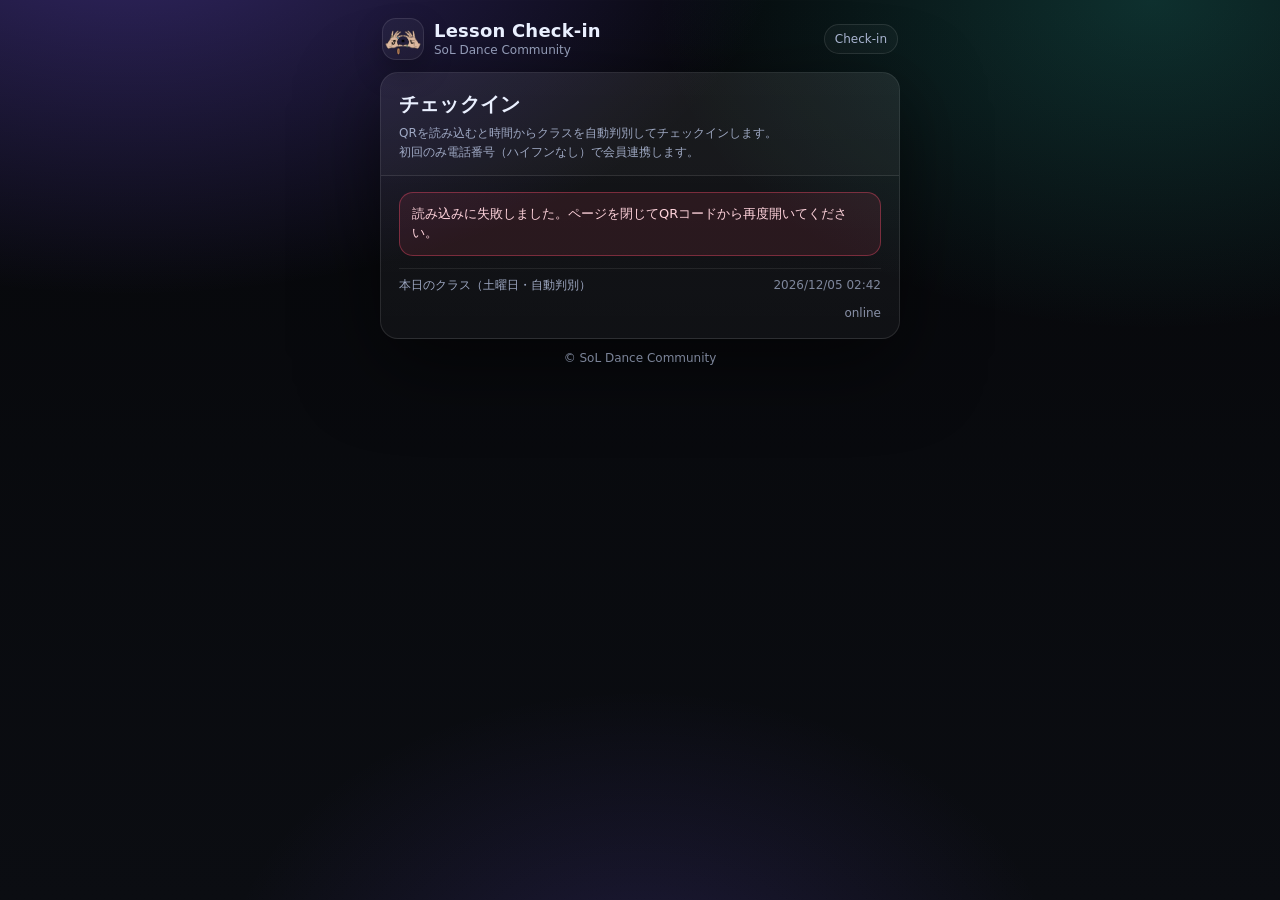
<file: index.html>
<!DOCTYPE html>
<html lang="ja">
<head>
  <meta charset="utf-8" />
  <meta name="viewport" content="width=device-width,initial-scale=1,viewport-fit=cover" />
  <title>SoL 受講手続き</title>
  <script src="https://static.line-scdn.net/liff/edge/2/sdk.js"></script>

  <style>
    :root{
      --bg0:#06070a; --bg1:#0b0d12;
      --card: rgba(255,255,255,.06); --card2: rgba(255,255,255,.035);
      --line: rgba(255,255,255,.10);
      --text:#eaf0ff; --muted:#a9b4d0;
      --accent:#7c5cff; --accent2:#2dd4bf;
      --danger:#ff4d6d; --ok:#22c55e;
      --radius: 18px; --shadow: 0 24px 80px rgba(0,0,0,.55);
    }
    *{ box-sizing:border-box; }
    body{
      margin:0; min-height:100vh; color:var(--text);
      font-family: system-ui, -apple-system, "Segoe UI", Roboto, "Helvetica Neue", Arial;
      background:
        radial-gradient(1200px 700px at 10% -10%, rgba(124,92,255,.38), transparent 55%),
        radial-gradient(900px 600px at 90% 0%, rgba(45,212,191,.20), transparent 55%),
        radial-gradient(700px 500px at 50% 110%, rgba(124,92,255,.16), transparent 60%),
        linear-gradient(180deg, var(--bg0), var(--bg1));
      padding: calc(14px + env(safe-area-inset-top)) 14px calc(22px + env(safe-area-inset-bottom));
      display:flex; justify-content:center; align-items:flex-start;
    }
    .wrap{ width: min(520px, 100%); }

    .brand{ display:flex; align-items:center; justify-content:space-between; gap:12px; margin: 4px 2px 12px; }
    .brandLeft{ display:flex; align-items:center; gap:10px; min-width:0; }
    .logo{
      width:42px; height:42px; border-radius:14px; overflow:hidden; flex:0 0 auto;
      background: rgba(255,255,255,.04);
      border: 1px solid var(--line);
      box-shadow: 0 12px 28px rgba(0,0,0,.25);
      display:flex; align-items:center; justify-content:center;
    }
    .logo img{ width:100%; height:100%; object-fit:cover; display:block; }
    .brandText{ min-width:0; }
    .brandText .title{ margin:0; font-size:18px; font-weight:900; letter-spacing:.2px; line-height:1.15; white-space:nowrap; overflow:hidden; text-overflow:ellipsis; }
    .brandText .subtitle{ margin:2px 0 0; font-size:12px; color:rgba(169,180,208,.85); white-space:nowrap; overflow:hidden; text-overflow:ellipsis; }
    .pill{ font-size:12px; color:var(--muted); border:1px solid var(--line); padding:7px 10px; border-radius:999px; background: rgba(255,255,255,.03); }

    .card{ background: linear-gradient(180deg, var(--card), var(--card2)); border:1px solid var(--line); border-radius:var(--radius); box-shadow:var(--shadow); overflow:hidden; }
    .cardHeader{ padding:18px 18px 14px; border-bottom:1px solid var(--line); background: rgba(255,255,255,.02); }
    .cardHeader h2{ margin:0 0 6px; font-size:20px; font-weight:900; letter-spacing:.2px; }
    .cardHeader p{ margin:0; font-size:12px; color:rgba(169,180,208,.92); line-height:1.55; }
    .content{ padding:16px 18px 18px; }

    .banner{
      display:none; border: 1px solid var(--line); background: rgba(255,255,255,.03);
      padding: 12px 12px; border-radius: 14px; margin-bottom: 12px;
      font-size: 13px; line-height: 1.45;
    }
    .banner.show{ display:block; }
    .banner.danger{ border-color: rgba(255,77,109,.38); background: rgba(255,77,109,.10); color:#ffd3dc; }
    .banner.info{ border-color: rgba(169,180,208,.26); background: rgba(169,180,208,.08); color: rgba(234,240,255,.92); }

    .hintBanner{
      display:none; margin-bottom:12px; border:1px solid rgba(255,255,255,.14);
      background: rgba(255,255,255,.04); padding:10px 12px; border-radius:14px;
      font-size:12px; color:rgba(169,180,208,.95); line-height:1.5;
    }
    .hintBanner.show{ display:block; }

    label{ display:block; font-size:12px; color:rgba(169,180,208,.95); margin: 10px 2px 6px; }

    .grid{ display:grid; grid-template-columns: 1fr; gap:10px; margin-top:8px; }
    @media (min-width: 420px){ .grid{ grid-template-columns: 1fr 1fr; } }

    /* ★ 対象会員表示 */
    .memberTarget{
      display:flex; align-items:center; flex-wrap:wrap; gap:8px;
      padding:10px 12px;
      border:1px solid rgba(255,255,255,.08);
      border-radius:12px;
      background:rgba(255,255,255,.03);
      margin-bottom:12px;
    }
    .memberTargetLabel{
      font-size:11px; color:var(--muted); white-space:nowrap;
    }
    .memberTargetName{
      font-size:14px; font-weight:700; flex:1; min-width:0;
      white-space:nowrap; overflow:hidden; text-overflow:ellipsis;
    }
    .memberTargetId{
      font-size:10px; color:var(--muted); width:100%; margin-top:-4px;
      padding-left: 4px; letter-spacing:.02em;
    }
    .switchMemberBtn{
      -webkit-appearance:none; appearance:none;
      border:1px solid rgba(255,255,255,.18);
      border-radius:20px;
      background:rgba(255,255,255,.05);
      color:var(--muted);
      font-size:12px; padding:6px 14px;
      cursor:pointer; white-space:nowrap;
      transition: background .2s, color .2s;
    }
    .switchMemberBtn:active{ background:rgba(255,255,255,.12); color:var(--text); }

    .lookupMemberBtn{
      width:100%; margin-top:10px;
      -webkit-appearance:none; appearance:none;
      border:1px solid rgba(124,92,255,.55);
      border-radius:14px;
      background:rgba(124,92,255,.12);
      color:var(--text);
      font-size:14px; font-weight:700;
      padding:12px;
      cursor:pointer;
      transition: background .15s, border-color .15s;
    }
    .lookupMemberBtn:active{ background:rgba(124,92,255,.25); }
    .lookupMemberBtn:disabled{ opacity:.5; cursor:not-allowed; }

    .sectionTag{
      margin-top: 12px;
      padding-top: 8px;
      border-top: 1px solid rgba(255,255,255,.08);
      display:flex;
      align-items:center;
      justify-content:space-between;
      gap: 10px;
    }
    .sectionTag .left{
      font-size: 12px;
      color: rgba(169,180,208,.92);
    }
    .sectionTag .right{
      font-size: 12px;
      color: rgba(169,180,208,.72);
    }

    .classCard{
      border:1px solid var(--line);
      background: rgba(255,255,255,.03);
      border-radius:16px;
      padding:12px;
      display:flex; align-items:center; justify-content:space-between; gap:10px;
      cursor:pointer; user-select:none;
      transition: transform .08s ease, border-color .15s ease, background .15s ease, opacity .15s ease;
      position: relative;
      overflow: hidden;
    }
    .classCard:active{ transform: translateY(1px); }
    .className{ font-size:15px; font-weight:800; letter-spacing:.1px; line-height:1.2; }
    .classMeta{ font-size:12px; color:rgba(169,180,208,.85); margin-top:2px; }

    .rightWrap{
      display:flex;
      align-items:center;
      gap:8px;
      flex:0 0 auto;
      min-width: fit-content;
    }

    .dot{
      width:10px; height:10px; border-radius:999px;
      border:1px solid rgba(255,255,255,.22); background: rgba(255,255,255,.06);
      flex:0 0 auto;
    }

    .classCard.selected{
      border-color: rgba(124,92,255,.55);
      background: linear-gradient(135deg, rgba(124,92,255,.22), rgba(45,212,191,.12));
      box-shadow: 0 12px 30px rgba(124,92,255,.10);
    }
    .classCard.selected .dot{ background: linear-gradient(135deg, var(--accent), var(--accent2)); border-color: rgba(255,255,255,.22); }

    .classCard.today{
      border-color: rgba(45,212,191,.55);
      background: linear-gradient(135deg, rgba(45,212,191,.14), rgba(124,92,255,.12));
      box-shadow: 0 14px 36px rgba(45,212,191,.12);
    }
    .classCard.today::before{
      content:"";
      position:absolute; inset:-1px;
      background: linear-gradient(135deg, rgba(45,212,191,.55), rgba(124,92,255,.55));
      opacity:.22;
      pointer-events:none;
      border-radius:16px;
      mask:
        linear-gradient(#000 0 0) content-box,
        linear-gradient(#000 0 0);
      -webkit-mask:
        linear-gradient(#000 0 0) content-box,
        linear-gradient(#000 0 0);
      padding:1px;
      -webkit-mask-composite: xor;
      mask-composite: exclude;
    }
    .classCard.today .dot{
      background: rgba(45,212,191,.22);
      border-color: rgba(45,212,191,.38);
    }

    .todayBadge{
      font-size:11px;
      font-weight:900;
      padding:5px 8px;
      border-radius:999px;
      color:#0b0d12;
      background: linear-gradient(135deg, var(--accent2), var(--accent));
      box-shadow: 0 10px 24px rgba(124,92,255,.14);
      line-height: 1;
      white-space: nowrap;
    }

    .doneBadge{
      font-size:11px;
      font-weight:900;
      padding:5px 8px;
      border-radius:999px;
      color:#0b0d12;
      background: rgba(34,197,94,.95);
      box-shadow: 0 10px 24px rgba(34,197,94,.16);
      line-height: 1;
      white-space: nowrap;
    }

    .doubleClassBadge{
      font-size:11px;
      font-weight:900;
      padding:5px 8px;
      border-radius:999px;
      color:#fff;
      background: linear-gradient(135deg, #f97316, #ef4444);
      box-shadow: 0 10px 24px rgba(249,115,22,.25);
      line-height: 1;
      white-space: nowrap;
    }

    .classCard.done{
      opacity: .55;
      cursor: not-allowed;
      transform: none !important;
      border-color: rgba(34,197,94,.30);
      background: rgba(255,255,255,.02);
      box-shadow: none;
    }
    .classCard.done::before{ display:none; }
    .classCard.done .dot{
      background: rgba(34,197,94,.20);
      border-color: rgba(34,197,94,.30);
    }

    /* ★ 自動判別クラス表示カード（自動チェックイン用） */
    .autoClassCard{
      margin-top:8px; padding:14px 16px;
      border:1px solid rgba(124,92,255,.35); border-radius:14px;
      background: linear-gradient(135deg, rgba(124,92,255,.10), rgba(45,212,191,.06));
    }
    .autoClassLabel{ font-size:11px; letter-spacing:.14em; color:rgba(169,180,208,.85); text-transform:uppercase; }
    .autoClassName{ font-size:18px; font-weight:900; margin-top:4px; line-height:1.25; }
    .autoClassMeta{ font-size:12px; color:rgba(169,180,208,.9); margin-top:4px; }
    .autoClassCard.unresolved{
      border-color: rgba(255,196,0,.45);
      background: linear-gradient(135deg, rgba(255,196,0,.10), rgba(255,255,255,.02));
    }

    /* ★ 完了画面：続けて別会員チェックインボタン */
    .nextMemberBtn{
      margin-top:14px; width:100%;
      background:rgba(255,255,255,.05); color:var(--text);
      border:1px solid var(--line); border-radius:12px;
      padding:12px 14px; font-size:14px; font-weight:700; cursor:pointer;
    }
    .nextMemberBtn:active{ background:rgba(255,255,255,.10); }

    .field{
      background: rgba(255,255,255,.03);
      border:1px solid var(--line);
      border-radius:14px;
      padding:12px;
      display:flex; align-items:center; gap:10px;
      margin-top:8px;
    }
    .field input{
      width:100%; border:0; outline:none; background:transparent;
      color:var(--text); font-size:16px;
    }
    .field input::placeholder{ color: rgba(169,180,208,.65); }
    .hint{ font-size:12px; color:rgba(169,180,208,.80); margin-top:6px; }

    /* ===== 電話番号入力欄の強化（インライン） ===== */
    .phoneWrap{
      margin-top: 16px !important;
      padding: 14px;
      border: 1.5px solid rgba(124,92,255,.55);
      border-radius: 16px;
      background: linear-gradient(180deg, rgba(124,92,255,.10), rgba(124,92,255,.03));
      box-shadow: 0 10px 32px rgba(124,92,255,.12);
      position: relative;
    }
    .phoneWrap.attention{
      animation: phonePulse 1.6s ease-in-out 0s 3;
    }
    @keyframes phonePulse{
      0%,100%{ box-shadow: 0 10px 32px rgba(124,92,255,.12); border-color: rgba(124,92,255,.55); }
      50%{ box-shadow: 0 14px 44px rgba(124,92,255,.40); border-color: rgba(124,92,255,.95); }
    }
    .phoneWrapHeader{
      display:flex; align-items:center; gap:10px; margin-bottom: 4px;
    }
    .phoneWrapIcon{
      width: 32px; height: 32px; border-radius: 10px;
      background: linear-gradient(135deg, var(--accent), var(--accent2));
      display: flex; align-items: center; justify-content: center;
      flex: 0 0 auto;
      box-shadow: 0 6px 18px rgba(124,92,255,.32);
    }
    .phoneWrapIcon svg{ width: 18px; height: 18px; color: #0b0d12; }
    .phoneWrapLabelGroup{
      display: flex; align-items: center; gap: 8px; flex-wrap: wrap;
      flex: 1; min-width: 0;
    }
    .phoneWrap .phoneWrapLabel{
      margin: 0;
      font-size: 15px;
      font-weight: 800;
      color: var(--text);
      letter-spacing: .2px;
    }
    .phoneWrapBadge{
      font-size: 10px; font-weight: 900;
      padding: 3px 8px; border-radius: 999px;
      background: linear-gradient(135deg, #ff4d6d, #ff7a8a);
      color: #fff;
      letter-spacing: .05em;
      box-shadow: 0 4px 12px rgba(255,77,109,.35);
    }
    .phoneWrap .field{
      background: rgba(255,255,255,.06);
      border: 1.5px solid rgba(124,92,255,.45);
      border-radius: 12px;
      padding: 14px 14px;
      margin-top: 10px;
    }
    .phoneWrap .field:focus-within{
      border-color: var(--accent);
      box-shadow: 0 0 0 4px rgba(124,92,255,.18);
    }
    .phoneWrap .field input{
      font-size: 18px;
      font-weight: 600;
      letter-spacing: .04em;
    }
    .phoneWrap .hint{
      margin-top: 8px;
      font-size: 12px;
      color: rgba(234,240,255,.78);
    }

    /* ===== 電話番号入力モーダル ===== */
    #phoneModal .modalCard{
      max-width: 440px;
      padding: 22px 20px 20px;
    }
    .phoneModalIcon{
      width: 56px; height: 56px;
      margin: 0 auto 14px;
      border-radius: 18px;
      background: linear-gradient(135deg, var(--accent), var(--accent2));
      display: flex; align-items: center; justify-content: center;
      box-shadow: 0 14px 36px rgba(124,92,255,.32);
    }
    .phoneModalIcon svg{ width: 28px; height: 28px; color: #0b0d12; }
    .phoneModalTitle{
      text-align: center;
      font-size: 18px;
      font-weight: 900;
      margin-bottom: 8px;
    }
    .phoneModalText{
      text-align: center;
      font-size: 14px;
      color: rgba(234,240,255,.92);
      line-height: 1.6;
      margin-bottom: 16px;
    }
    .phoneModalField{
      background: rgba(255,255,255,.05);
      border: 2px solid rgba(124,92,255,.55);
      border-radius: 14px;
      padding: 16px 14px;
      margin-bottom: 8px;
      transition: border-color .15s, box-shadow .15s;
    }
    .phoneModalField:focus-within{
      border-color: var(--accent);
      box-shadow: 0 0 0 5px rgba(124,92,255,.20);
    }
    .phoneModalField.error{
      border-color: var(--danger);
      box-shadow: 0 0 0 5px rgba(255,77,109,.22);
      animation: phoneShake .35s ease-in-out;
    }
    @keyframes phoneShake{
      0%,100%{ transform: translateX(0); }
      25%{ transform: translateX(-6px); }
      75%{ transform: translateX(6px); }
    }
    .phoneModalField input{
      width: 100%;
      border: 0; outline: none; background: transparent;
      color: var(--text);
      font-size: 20px;
      font-weight: 700;
      letter-spacing: .06em;
      text-align: center;
    }
    .phoneModalField input::placeholder{
      color: rgba(169,180,208,.5);
      font-weight: 400;
      letter-spacing: .04em;
    }
    .phoneModalHint{
      text-align: center;
      font-size: 12px;
      color: rgba(169,180,208,.85);
      margin-bottom: 16px;
      line-height: 1.5;
    }
    .phoneModalErrorText{
      display: none;
      text-align: center;
      font-size: 12px;
      font-weight: 700;
      color: #ffd3dc;
      margin: -4px 0 12px;
    }
    .phoneModalErrorText.show{ display: block; }
    .phoneModalActions{
      display: grid;
      grid-template-columns: 1fr 1.4fr;
      gap: 10px;
    }
    .phoneModalCancel{
      background: rgba(255,255,255,.06) !important;
      color: var(--text) !important;
      border: 1px solid var(--line) !important;
      font-weight: 700 !important;
    }
    .phoneModalOk{
      /* 既存 .modalBtn のグラデーションを使用 */
    }

    /* ★ 電話番号がわからない場合の別ルート（お名前検索・家族の認証コード） */
    .modalAltRow{
      display: flex;
      gap: 8px;
      margin: -4px 0 14px;
    }
    .modalAltBtn{
      flex: 1;
      appearance: none; -webkit-appearance: none;
      border: 1px dashed rgba(45,212,191,.40);
      background: rgba(45,212,191,.05);
      color: #9ff3e6;
      border-radius: 12px;
      padding: 9px 8px;
      font-size: 12px;
      font-weight: 700;
      line-height: 1.35;
      cursor: pointer;
      touch-action: manipulation;
    }
    .modalAltBtn:active{ opacity: .75; }
    #codeModal .modalCard{
      max-width: 440px;
      padding: 22px 20px 20px;
    }

    .btn{
      width:100%; margin-top:14px; border:0; border-radius:16px; padding:14px;
      font-size:16px; font-weight:900; color:#0b0d12; cursor:pointer;
      background: linear-gradient(135deg, var(--accent), var(--accent2));
      box-shadow: 0 14px 40px rgba(124,92,255,.22);
      transition: transform .08s ease, opacity .15s ease;
    }
    .btn:active{ transform: translateY(1px); }
    .btn:disabled{ opacity:.55; cursor:not-allowed; }

    .metaRow{ display:flex; gap:10px; align-items:center; justify-content:space-between; margin-top:12px; }
    .mini{ font-size:12px; color:rgba(169,180,208,.78); max-width:70%; white-space:nowrap; overflow:hidden; text-overflow:ellipsis; }

    .miniLoad{
      display:flex; align-items:center; gap:8px;
      font-size:12px; color:rgba(169,180,208,.85);
      margin: 10px 2px 0;
    }
    .miniSpin{
      width:14px; height:14px; border-radius:50%;
      border:2px solid rgba(255,255,255,.18);
      border-top-color: rgba(255,255,255,.8);
      animation: spin .85s linear infinite;
    }
    @keyframes spin{ to{ transform: rotate(360deg); } }

    .successView{ display:none; text-align:center; padding: 18px 18px 20px; }
    .successView.show{ display:block; }
    .check{
      width:58px; height:58px; margin:4px auto 10px; border-radius:18px;
      background: rgba(34,197,94,.14); border:1px solid rgba(34,197,94,.25);
      display:flex; align-items:center; justify-content:center;
      color:#b9ffd4; font-size:30px; font-weight:900;
    }
    .successView h3{ margin:6px 0 6px; font-size:18px; letter-spacing:.2px; font-weight:900; }
    .successView p{ margin:0; color:rgba(169,180,208,.92); font-size:13px; line-height:1.55; }
    .countdown{ margin-top:10px; font-size:12px; color:rgba(169,180,208,.85); }

    .footer{ text-align:center; margin-top:12px; font-size:12px; color:rgba(169,180,208,.72); }

@media (prefers-reduced-motion: reduce){
  *{ animation: none !important; transition: none !important; scroll-behavior: auto !important; }
}

.wrap{
  /* ★修正: fill-mode を both → backwards に。
     both だとアニメ終了後も transform が残り、.wrap 内の position:fixed モーダルが
     「画面」ではなく「.wrap」基準で中央寄せされ、上端が画面外に切れていた */
  animation: pageIn .28s ease-out backwards;
}
@keyframes pageIn{
  from{ opacity:0; transform: translateY(8px); }
  to{ opacity:1; transform: translateY(0); }
}

.classCard{
  will-change: transform;
}
.classCard:active{
  transform: translateY(1px) scale(.995);
}

.classCard.today .todayBadge{
  animation: pulseSoft 1.8s ease-in-out infinite;
  transform-origin: 30% 50%;
}
@keyframes pulseSoft{
  0%,100%{ transform: translateZ(0) scale(1); filter: saturate(1); }
  50%{ transform: translateZ(0) scale(1.04); filter: saturate(1.15); }
}

.classCard.selected{
  animation: selectFade .16s ease-out;
}
@keyframes selectFade{
  from{ opacity:.86; }
  to{ opacity:1; }
}

.banner.show{
  animation: bannerIn .18s ease-out both;
}
@keyframes bannerIn{
  from{ opacity:0; transform: translateY(-6px); }
  to{ opacity:1; transform: translateY(0); }
}

.successView.show .check{
  animation: checkIn .22s ease-out both;
}
@keyframes checkIn{
  from{ opacity:0; transform: scale(.92); }
  to{ opacity:1; transform: scale(1); }
}

/* ===== selected を最優先で見せる（todayより勝たせる） ===== */
.classCard.selected{
  border-color: rgba(124,92,255,.78);
  box-shadow: 0 16px 44px rgba(124,92,255,.18);
  transform: translateY(-1px)scale(1.01);
}
.classCard.selected .dot{
  background: linear-gradient(135deg, var(--accent), var(--accent2)) !important;
  border-color: rgba(255,255,255,.35) !important;
  box-shadow:
    0 0 0 4px rgba(124,92,255,.18),
    0 10px 26px rgba(124,92,255,.22);
}
.classCard.today.selected{
  border-color: rgba(45,212,191,.78);
  box-shadow: 0 18px 50px rgba(45,212,191,.14);
}
.classCard.today.selected .dot{
  box-shadow:
    0 0 0 4px rgba(45,212,191,.16),
    0 10px 26px rgba(45,212,191,.20);
}
.classCard.done.selected{
  transform: none;
  box-shadow: none;
}
.classCard.done.selected .dot{
  background: rgba(34,197,94,.20) !important;
  border-color: rgba(34,197,94,.30) !important;
  box-shadow: none;
}

/* ===== Dev Reset (開発用) ===== */
.devReset{
  margin: 10px auto 0;
  display:block;
  width: 100%;
  max-width: 520px;
  border: 1px solid rgba(255,255,255,.14);
  background: rgba(255,255,255,.03);
  color: rgba(234,240,255,.88);
  padding: 10px 12px;
  border-radius: 14px;
  font-size: 12px;
  font-weight: 800;
  cursor: pointer;
}
.devReset:active{ transform: translateY(1px); }

/* ===== modal (lightweight) ===== */
.modal{
  position: fixed;
  inset: 0;
  display:none;
  align-items:center;
  justify-content:center;
  padding: 18px;
  background: rgba(0,0,0,.55);
  backdrop-filter: blur(6px);
  z-index: 9999;
}
.modal.show{ display:flex; }

.modalCard{
  width: min(520px, 100%);
  border-radius: 18px;
  border:1px solid rgba(255,255,255,.12);
  background: linear-gradient(180deg, rgba(255,255,255,.08), rgba(255,255,255,.04));
  box-shadow: 0 24px 80px rgba(0,0,0,.55);
  padding: 16px;
}
.modalTitle{
  font-size: 16px;
  font-weight: 900;
  margin-bottom: 8px;
}
.modalText{
  font-size: 13px;
  color: rgba(234,240,255,.92);
  line-height: 1.6;
  margin-bottom: 12px;
  white-space: pre-wrap;
}
.modalBtn{
  width: 100%;
  border: 0;
  border-radius: 14px;
  padding: 12px 14px;
  font-size: 15px;
  font-weight: 900;
  color: #0b0d12;
  cursor: pointer;
  background: linear-gradient(135deg, var(--accent), var(--accent2));
}

/* ★ クラス選択確認モーダル */
.classConfirmTitle{
  font-size: 22px;
  font-weight: 900;
  line-height: 1.35;
  text-align: center;
  margin-bottom: 10px;
}
.classConfirmName{
  font-size: 26px;
  font-weight: 900;
  text-align: center;
  line-height: 1.3;
  background: linear-gradient(135deg, var(--accent), var(--accent2));
  -webkit-background-clip: text;
  background-clip: text;
  -webkit-text-fill-color: transparent;
  margin-bottom: 6px;
}
.classConfirmMeta{
  font-size: 13px;
  color: rgba(234,240,255,.82);
  text-align: center;
  min-height: 18px;
  margin-bottom: 2px;
}
.modalBtnNo{
  background: rgba(255,255,255,.10) !important;
  color: #eaf0ff !important;
  border: 1px solid rgba(255,255,255,.20) !important;
}
/* ★ 確認モーダルだけ背景を不透明にして読みやすく（他モーダルには影響なし） */
#classConfirmModal{
  background: rgba(0,0,0,.72);
  backdrop-filter: blur(10px);
  -webkit-backdrop-filter: blur(10px);
}
#classConfirmModal .modalCard{
  background: linear-gradient(180deg, #141821, #0d1016);
  border: 1px solid rgba(255,255,255,.16);
  box-shadow: 0 24px 80px rgba(0,0,0,.7);
}
/* ★ 未払い検知モーダル：控えめな注意喚起カラー（アンバー系） */
#payModal{
  background: rgba(0,0,0,.72);
  backdrop-filter: blur(10px);
  -webkit-backdrop-filter: blur(10px);
}
#payModal .modalCard{
  background: linear-gradient(180deg, #1c1812, #14110c);
  border: 1px solid rgba(255,255,255,.14);
  box-shadow: 0 24px 80px rgba(0,0,0,.7);
}
#payModal.payWarn .modalCard{
  border: 1px solid rgba(245,180,90,.45);
  border-left: 4px solid #f5b45a;
  background: linear-gradient(180deg, #241c11, #18120a);
}
#payModal.payWarn #payModalTitle{
  color: #f5c373;
}
#payModal.payWarn #payModalTitle::before{
  content: "⚠ ";
}
  
    /* ★★ SoLローディングオーバーレイ */
    .solOverlay{
      position: fixed; inset: 0; z-index: 9999;
      display: flex; flex-direction: column;
      align-items: center; justify-content: center; gap: 20px;
      background: rgba(6,7,10,0.82);
      backdrop-filter: blur(8px); -webkit-backdrop-filter: blur(8px);
      opacity: 0; pointer-events: none;
      transition: opacity 0.2s ease;
    }
    .solOverlay.active{ opacity: 1; pointer-events: all; }
    .solOverlay-logo{
      font-family: system-ui,-apple-system,"Hiragino Sans","Noto Sans JP",sans-serif;
      font-size: 38px; font-weight: 900; letter-spacing: .08em;
      background: linear-gradient(135deg,#a78bfa 0%,#2dd4bf 100%);
      -webkit-background-clip: text; -webkit-text-fill-color: transparent;
      background-clip: text;
    }
    .solOverlay-spinner{ position:relative; width:52px; height:52px; }
    .solOverlay-ring{
      position:absolute; inset:0; border-radius:50%;
      border:3px solid transparent;
      animation: solSpin 1.2s cubic-bezier(0.4,0,0.2,1) infinite;
    }
    .solOverlay-ring:nth-child(1){ border-top-color:#7c5cff; animation-delay:0s; }
    .solOverlay-ring:nth-child(2){ border-right-color:#2dd4bf; animation-delay:-0.4s; inset:6px; }
    .solOverlay-ring:nth-child(3){ border-bottom-color:rgba(124,92,255,0.4); animation-delay:-0.8s; inset:12px; }
    @keyframes solSpin{ to{ transform:rotate(360deg); } }
    .solOverlay-label{
      font-size:13px; color:rgba(255,255,255,0.55); letter-spacing:.1em;
      animation: solPulse 1.6s ease-in-out infinite;
      white-space: pre-line; text-align: center; line-height: 1.7; padding: 0 24px; /* ★修正K: 再試行メッセージを表示 */
    }
    @keyframes solPulse{ 0%,100%{opacity:0.4} 50%{opacity:1} }

    /* ★★ V3: クラス選択モーダル（境目の時間帯・クラス変更で使用） */
    #classSelectModal{
      background: rgba(0,0,0,.72);
      backdrop-filter: blur(10px);
      -webkit-backdrop-filter: blur(10px);
    }
    #classSelectModal .modalCard{
      background: linear-gradient(180deg, #141821, #0d1016);
      border: 1px solid rgba(255,255,255,.16);
      box-shadow: 0 24px 80px rgba(0,0,0,.7);
      max-height: calc(100vh - 36px);
      overflow-y: auto;
      -webkit-overflow-scrolling: touch;
    }
    .classSelectList{ display:grid; grid-template-columns:1fr; gap:10px; margin-top:14px; }
    .classSelectList .classCard{
      -webkit-appearance:none; appearance:none;
      width:100%; text-align:left; color:var(--text); font-family:inherit;
      padding:16px 14px; min-height:64px;
      touch-action: manipulation;
    }
    .classSelectList .className{ font-size:18px; }
    .classSelectList .classMeta{ font-size:13px; margin-top:4px; }
    .phaseBadge{
      font-size:11px; font-weight:900; padding:5px 8px; border-radius:999px;
      line-height:1; white-space:nowrap;
      color: rgba(234,240,255,.85);
      background: rgba(255,255,255,.08);
      border: 1px solid rgba(255,255,255,.14);
    }
    .phaseBadge.now{
      color:#0b0d12; border-color: transparent;
      background: linear-gradient(135deg, var(--accent2), var(--accent));
    }
    .classSelectOther{
      -webkit-appearance:none; appearance:none;
      width:100%; margin-top:10px; padding:12px;
      border:1px dashed rgba(255,255,255,.22); border-radius:14px;
      background: rgba(255,255,255,.03); color: rgba(234,240,255,.82);
      font-size:13px; font-weight:700; cursor:pointer; font-family:inherit;
      touch-action: manipulation;
    }
    .classSelectOther:active{ background: rgba(255,255,255,.08); }

    /* ★★ V3: 完了画面の記録クラス表示・追加チェックイン／クラス変更ボタン */
    .successView p{ white-space: pre-line; }
    .successClass{
      display:none; margin: 2px 0 8px;
      font-size:22px; font-weight:900; line-height:1.3;
      background: linear-gradient(135deg, var(--accent), var(--accent2));
      -webkit-background-clip: text; background-clip: text;
      -webkit-text-fill-color: transparent;
    }
    .successActions{ display:none; margin-top:6px; }
    .successActions.show{ display:block; }
  </style>
</head>

<body>

    <div id="solOverlay" class="solOverlay" aria-live="polite">
      <div class="solOverlay-logo">SoL</div>
      <div class="solOverlay-spinner">
        <div class="solOverlay-ring"></div>
        <div class="solOverlay-ring"></div>
        <div class="solOverlay-ring"></div>
      </div>
      <div class="solOverlay-label" id="solOverlayLabel">読み込み中</div>
    </div>

  <div class="wrap">
    <div class="brand">
      <div class="brandLeft">
        <div class="logo"><img src="./logo.png" alt="SoL logo" /></div>
        <div class="brandText">
          <p class="title">Lesson Check-in</p>
          <p class="subtitle">SoL Dance Community</p>
        </div>
      </div>
      <div class="pill">Check-in</div>
    </div>

    <div class="card">
      <div class="cardHeader">
        <h2>チェックイン</h2>
        <p>QRを読み込むと時間からクラスを自動判別してチェックインします。<br>初回のみ電話番号（ハイフンなし）で会員連携します。</p>
      </div>

      <div class="content">
        <div id="externalHint" class="hintBanner">
          外部ブラウザから開かれています。LINEアプリ内で開くとスムーズにチェックインできます。
        </div>

        <div id="banner" class="banner"></div>

        <div id="miniLoading" class="miniLoad" style="display:none;">
          <div class="miniSpin"></div>
          <div id="miniLoadingText">同期中…</div>
        </div>

        <div id="formBox" style="display:none;">

          <!-- ★ 対象会員表示 -->
          <div id="memberTargetRow" class="memberTarget" style="display:none;">
            <div class="memberTargetLabel">対象</div>
            <div id="memberTargetName" class="memberTargetName">—</div>
            <div id="memberTargetId" class="memberTargetId" style="display:none;"></div>
            <button id="switchMemberBtn" class="switchMemberBtn" onclick="startNextMemberFlow_()" style="display:none;">別の会員としてチェックイン</button>
          </div>

          <div class="sectionTag">
            <div class="left" id="todayLabel">本日のクラス（自動判別）</div>
            <div class="right" id="todayJst"></div>
          </div>

          <!-- ★ 自動判別されたクラスの表示（旧クラス選択グリッドの置き換え） -->
          <div id="autoClassCard" class="autoClassCard" style="display:none;">
            <div class="autoClassLabel">判別されたクラス</div>
            <div id="autoClassName" class="autoClassName">判別中…</div>
            <div id="autoClassMeta" class="autoClassMeta"></div>
          </div>

          <div id="phoneWrap" class="phoneWrap" style="display:none; margin-top: 14px;">
            <div class="phoneWrapHeader">
              <div class="phoneWrapIcon" aria-hidden="true">
                <svg viewBox="0 0 24 24" fill="none" stroke="currentColor" stroke-width="2.4" stroke-linecap="round" stroke-linejoin="round">
                  <path d="M22 16.92v3a2 2 0 0 1-2.18 2 19.79 19.79 0 0 1-8.63-3.07 19.5 19.5 0 0 1-6-6 19.79 19.79 0 0 1-3.07-8.67A2 2 0 0 1 4.11 2h3a2 2 0 0 1 2 1.72 12.84 12.84 0 0 0 .7 2.81 2 2 0 0 1-.45 2.11L8.09 9.91a16 16 0 0 0 6 6l1.27-1.27a2 2 0 0 1 2.11-.45 12.84 12.84 0 0 0 2.81.7A2 2 0 0 1 22 16.92z"/>
                </svg>
              </div>
              <div class="phoneWrapLabelGroup">
                <label id="phoneLabel" class="phoneWrapLabel" for="phoneInput">電話番号（ハイフンなし）</label>
                <span class="phoneWrapBadge" id="phoneWrapBadge">初回必須</span>
              </div>
            </div>
            <div class="field">
              <input id="phoneInput" type="tel" inputmode="numeric" placeholder="090xxxxxxxx"
                     autocomplete="off" autocorrect="off" autocapitalize="off" />
            </div>
            <div class="hint">会員登録時の「緊急連絡先」と一致する番号を入力してください。</div>
            <!-- ★ 電話番号NG時のお名前検索ボタン -->
            <button id="nameSearchBtn" class="lookupMemberBtn" onclick="openNameModal()" style="display:none;">
              お名前で会員を検索する
            </button>
          </div>

          <!-- ★ 自動フロー停止時の手動リトライ用（通常は非表示） -->
          <button id="checkinBtn" class="btn" onclick="retryCheckin()" style="display:none;">もう一度チェックインする</button>

          <div class="metaRow">
            <div class="mini" id="subInfo"></div>
            <div class="mini" id="netInfo"></div>
          </div>
        </div>

        <!-- Unpaid / Pending modal -->
        <div id="payModal" class="modal">
          <div class="modalCard">
            <div class="modalTitle" id="payModalTitle">お支払いの確認</div>
            <div class="modalText" id="payModalText"></div>
            <button class="modalBtn" id="payModalOk">OK</button>
          </div>
        </div>
        <!-- Link confirm/select modal -->
        <div id="linkModal" class="modal">
          <div class="modalCard">
            <div class="modalTitle" id="linkModalTitle">会員確認</div>
            <div class="modalText" id="linkModalText"></div>
        
            <div id="linkModalList" style="display:none; margin-top:10px;"></div>
        
            <div style="display:flex; gap:10px; margin-top:14px;">
              <button class="modalBtn" id="linkModalCancel">戻る</button>
              <button class="modalBtn" id="linkModalOk">OK</button>
            </div>
          </div>
        </div>

        <!-- ★ 確認モーダル（クラス未判別時のチェックイン確認に使用） -->
        <div id="classConfirmModal" class="modal">
          <div class="modalCard">
            <div class="classConfirmTitle" id="classConfirmTitle">確認</div>
            <div id="classConfirmName" class="classConfirmName"></div>
            <div id="classConfirmMeta" class="classConfirmMeta"></div>
            <div style="display:flex; gap:10px; margin-top:16px;">
              <button class="modalBtn modalBtnNo" id="classConfirmNo" type="button">いいえ</button>
              <button class="modalBtn" id="classConfirmYes" type="button">はい</button>
            </div>
          </div>
        </div>

        <!-- ★★ V3: クラス選択モーダル（境目の時間帯の選択・クラス変更で使用） -->
        <div id="classSelectModal" class="modal" role="dialog" aria-modal="true" aria-labelledby="classSelectTitle">
          <div class="modalCard">
            <div class="classConfirmTitle" id="classSelectTitle">受講するクラスを選択</div>
            <div class="classConfirmMeta" id="classSelectText"></div>
            <div id="classSelectList" class="classSelectList"></div>
            <button class="classSelectOther" id="classSelectOther" type="button">この中にない（代講・振替など）</button>
            <div style="display:flex; gap:10px; margin-top:12px;">
              <button class="modalBtn modalBtnNo" id="classSelectCancel" type="button">やめる</button>
            </div>
          </div>
        </div>

        <!-- ★ お名前検索モーダル（電話番号で会員が見つからない場合の救済） -->
        <div id="nameModal" class="modal" role="dialog" aria-modal="true" aria-labelledby="nameModalTitle">
          <div class="modalCard">
            <div class="phoneModalTitle" id="nameModalTitle">お名前で会員を検索</div>
            <div class="phoneModalText" id="nameModalText">
              会員登録時のお名前を入力してください。<br>（姓のみ・名のみでも検索できます）
            </div>
            <div class="phoneModalField" id="nameModalField">
              <input id="nameModalInput" type="text"
                     placeholder="例）佐藤 / さとう / Sato"
                     autocomplete="off" autocorrect="off" autocapitalize="off" />
            </div>
            <div class="phoneModalErrorText" id="nameModalErrorText"></div>
            <div class="phoneModalHint">2文字以上で入力してください。</div>
            <div class="modalAltRow">
              <button class="modalAltBtn" id="nameAltCode" type="button">🔑 認証コードで照合する</button>
            </div>
            <div class="phoneModalActions">
              <button class="modalBtn phoneModalCancel" id="nameModalCancel" type="button">戻る</button>
              <button class="modalBtn phoneModalOk" id="nameModalOk" type="button">この名前で検索する</button>
            </div>
          </div>
        </div>

        <!-- ★ 電話番号入力モーダル（need_phone・FORCE_PHONE未入力時に開く） -->
        <div id="phoneModal" class="modal" role="dialog" aria-modal="true" aria-labelledby="phoneModalTitle">
          <div class="modalCard">
            <div class="phoneModalIcon" aria-hidden="true">
              <svg viewBox="0 0 24 24" fill="none" stroke="currentColor" stroke-width="2.4" stroke-linecap="round" stroke-linejoin="round">
                <path d="M22 16.92v3a2 2 0 0 1-2.18 2 19.79 19.79 0 0 1-8.63-3.07 19.5 19.5 0 0 1-6-6 19.79 19.79 0 0 1-3.07-8.67A2 2 0 0 1 4.11 2h3a2 2 0 0 1 2 1.72 12.84 12.84 0 0 0 .7 2.81 2 2 0 0 1-.45 2.11L8.09 9.91a16 16 0 0 0 6 6l1.27-1.27a2 2 0 0 1 2.11-.45 12.84 12.84 0 0 0 2.81.7A2 2 0 0 1 22 16.92z"/>
              </svg>
            </div>
            <div class="phoneModalTitle" id="phoneModalTitle">初回登録：電話番号</div>
            <div class="phoneModalText" id="phoneModalText">
              初めてのチェックインです。<br>
              会員登録時の電話番号（ハイフンなし）を入力してください。
            </div>
            <div class="phoneModalField" id="phoneModalField">
              <input id="phoneModalInput" type="tel" inputmode="numeric"
                     placeholder="090xxxxxxxx"
                     autocomplete="off" autocorrect="off" autocapitalize="off" />
            </div>
            <div class="phoneModalErrorText" id="phoneModalErrorText"></div>
            <div class="phoneModalHint">会員登録時の「緊急連絡先」の番号です。<br>お子さまの会員は、保護者様の番号の場合があります。</div>
            <!-- ★ 番号がわからない・一致しない場合の別ルート -->
            <div class="modalAltRow" id="phoneAltRow" style="display:none;">
              <button class="modalAltBtn" id="phoneAltName" type="button">お名前で<br>検索する</button>
              <button class="modalAltBtn" id="phoneAltCode" type="button">🔑 認証コードで<br>照合する</button>
            </div>
            <div class="phoneModalActions">
              <button class="modalBtn phoneModalCancel" id="phoneModalCancel" type="button">キャンセル</button>
              <button class="modalBtn phoneModalOk" id="phoneModalOk" type="button">この番号で確認する</button>
            </div>
          </div>
        </div>

        <!-- ★ 認証コード入力モーダル（照合済みのご家族のSoL Payに表示された6桁を打ち込む） -->
        <div id="codeModal" class="modal" role="dialog" aria-modal="true" aria-labelledby="codeModalTitle">
          <div class="modalCard">
            <div class="phoneModalIcon" aria-hidden="true" style="font-size:26px;">🔑</div>
            <div class="phoneModalTitle" id="codeModalTitle">認証コードで照合</div>
            <div class="phoneModalText">
              ご家族のスマホに表示された<b>6桁の認証コード</b>を入力してください。
            </div>
            <div class="phoneModalField" id="codeModalField">
              <input id="codeModalInput" type="tel" inputmode="numeric" maxlength="6"
                     placeholder="000000"
                     autocomplete="one-time-code" autocorrect="off" autocapitalize="off" />
            </div>
            <div class="phoneModalErrorText" id="codeModalErrorText"></div>
            <div class="phoneModalHint">
              認証コードは、照合済みのご家族のスマホで<br>SoL Pay →「家族のスマホを追加」から表示できます（30分間有効）。
            </div>
            <div class="phoneModalActions">
              <button class="modalBtn phoneModalCancel" id="codeModalCancel" type="button">戻る</button>
              <button class="modalBtn phoneModalOk" id="codeModalOk" type="button">このコードで照合する</button>
            </div>
          </div>
        </div>

        <div id="successView" class="successView">
          <div class="check">✓</div>
          <h3 id="successTitle">チェックイン完了</h3>
          <!-- ★★ V3: 記録されたクラス名 -->
          <div id="successClass" class="successClass"></div>
          <p id="successMsg">スタンプを付与します…</p>
          <div class="countdown" id="countdown"></div>
          <!-- ★★ V3: 追加チェックイン（2回目スキャン）・クラス変更のボタン置き場 -->
          <div id="successActions" class="successActions"></div>
          <!-- ★ 兄弟・親子など同一LINEで複数会員をチェックインする場合 -->
          <button id="nextMemberBtn" class="nextMemberBtn" style="display:none;" type="button">
            続けて別の会員をチェックイン
          </button>
        </div>
      </div>
    </div>

    <div class="footer">
      © SoL Dance Community
      <!-- 開発用：長押しで表示 -->
      <button id="devResetBtn" class="devReset" style="display:none;" type="button">
        今日の「済」をリセット（開発用）
      </button>
    </div>

  </div>

<script>

  function showOverlay(){ var e=document.getElementById('solOverlay'); if(e) e.classList.add('active'); }
  function hideOverlay(){
    var e=document.getElementById('solOverlay'); if(e) e.classList.remove('active');
    setOverlayLabel_("");   // ★修正K: 次回表示用に「読み込み中」へ戻す
  }
  // ★修正K: ローディング幕の文言を更新（従来は幕の裏の miniLoading にしか出ず、再試行中も「読み込み中」のままだった）
  function setOverlayLabel_(text){
    var l=document.getElementById('solOverlayLabel');
    if(l) l.textContent = text || "読み込み中";
  }
 

/**
 * =====================================================
 * DEBUG RESET SWITCH
 * - ?reset=1  : storage全消し → force_phone=1 を付与してリロード
 * - ?force_phone=1 : 電話番号入力UIを強制表示し、未入力送信を禁止
 * =====================================================
 */
(function () {
  try {
    const params = new URLSearchParams(window.location.search);
    if (params.get('reset') === '1') {
      console.warn('[DEBUG] reset=1 detected. Clearing storage and enabling force_phone...');

      try { localStorage.clear(); } catch (e) {}
      try { sessionStorage.clear(); } catch (e) {}

      params.delete('reset');
      params.set('force_phone', '1');

      const cleanUrl =
        window.location.pathname +
        (params.toString() ? '?' + params.toString() : '') +
        window.location.hash;

      setTimeout(() => window.location.replace(cleanUrl), 100);
      return;
    }
  } catch (e) {
    console.error('[DEBUG RESET ERROR]', e);
  }
})();

  /* ====== 設定（必ず差し替え） ====== */
  const LIFF_ID   = "2008938862-AlepUDEH";
  const API_URL   = "https://script.google.com/macros/s/AKfycby5I_79Y4b44ldbpM5tUBHtTF1hIOx9e0q1LMnA7K_bPzZ-VeYuDWkLo1nh4eQ82cNs/exec";
  const API_TOKEN = "sol_checkin_2026_144025036146";
  const STAMP_URL        = "https://liff.line.me/1654883656-XqwKRkd4/?searchId=849rmjko&shopcardProgramId=01HG80PGE6KDYNYF61RB36SHHD&printablePointId=9cN1kUjyRBqOiexb4KelOfpruP63PRucZ7_BistMav0";
  const STAMP_URL_DOUBLE = "https://liff.line.me/1654883656-XqwKRkd4/?searchId=849rmjko&shopcardProgramId=01HG80PGE6KDYNYF61RB36SHHD&printablePointId=MumAot2UNX-01-BC-eTc5xEADlegdTiMD-INoMt-ExU";
  /* =================================== */

  // ★ force_phone 判定（開発・受付テスト用：電話番号入力を強制）
  const QS = new URLSearchParams(window.location.search);
  const FORCE_PHONE = (QS.get('force_phone') === '1');

  const REDIRECT_DELAY_MS = 2500;
  const JSONP_TIMEOUT_MS  = 22000;  // GAS最悪処理時間(14s)に対する余裕を確保

  /* ===== 本日チェックイン済み（端末側・表示用） ===== */
  const DONE_CACHE_PREFIX = "sol_checkin_done_"; // + YYYYMMDD

  // ==========================================================
  // ★ 自動チェックイン フロー状態
  //   QR読込 → LIFF起動 → auto_checkin API → 状態に応じてUI分岐
  // ==========================================================
  let LINE_USER_ID = "";
  let LINE_DISPLAY_NAME = "";
  let TODAY_WD = "";

  let PHONE_FAILED       = false;  // ★電話番号で照合できなかった（→お名前検索・認証コードの導線を出す）
  let TARGET_MEMBER_ID   = "";     // このチェックインの対象member_id（複数会員LINE・候補確定時にセット）
  let PENDING_ROW_INDEX  = 0;      // 初回紐付け候補のA側行番号（confirm=1で確定）
  let PENDING_CONFIRM    = false;  // 候補確定フラグ
  let FORCE_UNRESOLVED   = false;  // クラス未判別を承知でチェックインするフラグ
  let SELECTED_CLASS_ID  = "";     // ★V3: 本人がクラスカード／ボタンで選んだclass_id（空なら時刻で自動判別）
  let CLASS_CHANGE_OPTIONS = [];   // ★V3: 完了画面の「クラスを変更」候補（サーバーから返る。空ならボタン非表示）
  let CHANGE_IN_FLIGHT   = false;  // ★V3: クラス変更の二重送信防止
  let CHECKIN_REQ_ID     = newReqId_();  // 冪等キー（対象会員・対象クラスが変わるたびに再生成）
  let LINKED_MEMBERS     = [];     // 成功時にサーバーから返る「このLINEに紐付く会員一覧」
  let CURRENT_CLASS      = { class_id:"", class_name:"", class_resolved:false, stamp_count:1 };
  let AUTO_IN_FLIGHT     = false;  // 二重送信防止
  let STAMP_TIMER        = null;   // スタンプ遷移タイマー（「別の会員」押下でキャンセル可能に）

  function newReqId_(){
    return "rid_" + Date.now() + "_" + Math.random().toString(36).slice(2);
  }

  // ==========================================================
  // ★★ 修正K: 「スタンプ前のチェックイン」を端末に覚えておく
  //   ローディング中に画面を閉じた／通信が切れた人が QR を読み直したとき、
  //   同じ request_id で送り直す → サーバーが「記録済みの同じチェックイン」と判定して
  //   成功を返す → スタンプへ進める（従来は「チェックイン済み」で止まりスタンプなし）。
  //   スタンプ画面を開いた時点・別の会員に切り替えた時点で消す。当日分のみ有効。
  // ==========================================================
  const PENDING_CK_KEY = "sol_ck_pending_v1";
  let RESUMED_PENDING = false;   // 起動時に未完了のチェックインを引き継いだか（サーバーへ retry=1 を送る）

  function savePendingCheckin_(){
    try {
      localStorage.setItem(PENDING_CK_KEY, JSON.stringify({
        rid:       CHECKIN_REQ_ID,
        date:      formatJstYmdCompact_(),
        uid:       LINE_USER_ID,
        member_id: TARGET_MEMBER_ID || "",
        ts:        Date.now()
      }));
    } catch(_) {}
  }
  function loadPendingCheckin_(){
    try {
      const o = JSON.parse(localStorage.getItem(PENDING_CK_KEY) || "null");
      if (o && o.rid && o.date === formatJstYmdCompact_() && o.uid && o.uid === LINE_USER_ID) return o;
    } catch(_) {}
    return null;
  }
  function clearPendingCheckin_(){
    try { localStorage.removeItem(PENDING_CK_KEY); } catch(_) {}
    RESUMED_PENDING = false;
  }

  const $ = (id) => document.getElementById(id);

  // ==========================================================
  // 共通モーダル：支払い/回数
  // ==========================================================
  function showPayModal(title, text, onOk, warn){
    $("payModalTitle").textContent = title || "お支払いの確認";
    $("payModalText").textContent = text || "";
    $("payModal").classList.toggle("payWarn", warn === true);
    $("payModal").classList.add("show");

    const btn = $("payModalOk");
    btn.onclick = () => {
      $("payModal").classList.remove("show");
      if (typeof onOk === "function") onOk();
    };
  }

  function showLinkModal(){ $("linkModal").classList.add("show"); }
  function hideLinkModal(){ $("linkModal").classList.remove("show"); }

  // ==========================================================
  // ★ 電話番号モーダル
  // ==========================================================
  function showPhoneModal(opts){
    opts = opts || {};

    if (opts.title) $("phoneModalTitle").textContent = opts.title;
    else $("phoneModalTitle").textContent = "初回登録：電話番号";

    if (opts.text) $("phoneModalText").innerHTML = opts.text;
    else $("phoneModalText").innerHTML = "このスマホでは初めてのチェックインです。<br>会員登録時の電話番号（ハイフンなし）を入力してください。";

    if (opts.okLabel) $("phoneModalOk").textContent = opts.okLabel;
    else $("phoneModalOk").textContent = "この番号で確認する";

    // インライン欄の現在値をモーダルに同期
    $("phoneModalInput").value = $("phoneInput").value || "";
    hidePhoneModalError_();
    $("phoneModalField").classList.remove("error");

    // ★ 会員照合は電話番号が基本。照合できなかった後だけ「お名前検索・認証コード」を出す
    $("phoneAltRow").style.display = PHONE_FAILED ? "flex" : "none";

    $("phoneModal").classList.add("show");

    setTimeout(() => {
      try { $("phoneModalInput").focus(); $("phoneModalInput").select && $("phoneModalInput").select(); } catch(_) {}
    }, 180);
  }

  function hidePhoneModal(){
    $("phoneModal").classList.remove("show");
    $("phoneModalField").classList.remove("error");
    hidePhoneModalError_();
  }

  function showPhoneModalError_(msg){
    const el = $("phoneModalErrorText");
    if (el) {
      el.textContent = msg || "電話番号を確認してください。";
      el.classList.add("show");
    }
    $("phoneModalField").classList.add("error");
  }

  function hidePhoneModalError_(){
    const el = $("phoneModalErrorText");
    if (el) el.classList.remove("show");
  }

  function highlightInlinePhoneWrap_(){
    const w = $("phoneWrap");
    if (!w) return;
    w.style.display = "block";
    w.classList.remove("attention");
    void w.offsetWidth;
    w.classList.add("attention");
    setTimeout(() => {
      try { w.scrollIntoView({ behavior: "smooth", block: "center" }); } catch(_) {}
      try { $("phoneInput").focus(); } catch(_) {}
    }, 80);
  }

  // ==========================================================
  // ★ お名前検索モーダル（電話番号NG時の救済）
  // ==========================================================
  function openNameModal(msg){
    hidePhoneModal();
    // ★ 見つからなかった電話番号を送信し続けないようクリア（お名前検索経路）
    $("phoneInput").value = "";
    $("nameModalText").innerHTML = msg
      || "会員登録時のお名前を入力してください。<br>（姓のみ・名のみでも検索できます）";
    $("nameModalInput").value = "";
    hideNameModalError_();
    $("nameModal").classList.add("show");
    setTimeout(() => { try { $("nameModalInput").focus(); } catch(_) {} }, 180);
  }
  function hideNameModal(){
    $("nameModal").classList.remove("show");
    hideNameModalError_();
  }
  function showNameModalError_(msg){
    const el = $("nameModalErrorText");
    if (el) { el.textContent = msg || "お名前を確認してください。"; el.classList.add("show"); }
    $("nameModalField").classList.add("error");
  }
  function hideNameModalError_(){
    const el = $("nameModalErrorText");
    if (el) el.classList.remove("show");
    $("nameModalField").classList.remove("error");
  }

  // ==========================================================
  // 会員候補モーダル（電話/名前検索の候補・複数会員LINEの選択）
  // ==========================================================
  function renderCandidateText(c){
    const name = (c && c.member_name) ? c.member_name : "";
    const type = (c && c.member_type) ? ` / ${c.member_type}` : "";
    return `${name}${type}`.trim() || "会員";
  }

  function openLinkConfirm(candidate){
    $("linkModalTitle").textContent = "会員確認";
    $("linkModalText").textContent = `この会員で間違いありませんか？\n${renderCandidateText(candidate)}`;
    $("linkModalList").style.display = "none";
    $("linkModalList").innerHTML = "";

    const newMemberId = String(candidate && candidate.member_id ? candidate.member_id : "").trim();
    PENDING_ROW_INDEX = Number(candidate && candidate.rowIndex ? candidate.rowIndex : 0);
    PENDING_CONFIRM = PENDING_ROW_INDEX > 1;  // rowIndexがある候補（初回紐付け）のみconfirm対象

    // ★ 対象会員が変わったら冪等キーを再生成（別会員のチェックインが前回のキャッシュに吸われるのを防ぐ）
    if (newMemberId && newMemberId !== TARGET_MEMBER_ID) {
      TARGET_MEMBER_ID = newMemberId;
      CHECKIN_REQ_ID = newReqId_();
    }

    if (candidate) {
      updateTargetDisplay_(
        String(candidate.member_name || "").trim(),
        String(candidate.member_type || "").trim(),
        newMemberId
      );
    }

    showLinkModal();
  }

  function openLinkSelect(candidates, opts){
    opts = opts || {};
    $("linkModalTitle").textContent = opts.title || "会員選択";
    $("linkModalText").textContent = opts.text || "該当する会員を選択してください。";

    const box = $("linkModalList");
    box.style.display = "block";
    box.innerHTML = "";

    (candidates || []).forEach(c => {
      const btn = document.createElement("button");
      btn.className = "btn";
      btn.style.width = "100%";
      btn.style.marginTop = "8px";
      btn.textContent = renderCandidateText(c);
      btn.onclick = () => openLinkConfirm(c);
      box.appendChild(btn);
    });

    // ★ 「別の会員をチェックイン」から来た場合は電話番号検索の導線も出す
    if (opts.withPhoneSearch) {
      const btnP = document.createElement("button");
      btnP.className = "btn";
      btnP.style.width = "100%";
      btnP.style.marginTop = "8px";
      btnP.style.background = "rgba(255,255,255,.06)";
      btnP.textContent = "上記以外の会員（電話番号で検索）";
      btnP.onclick = () => {
        hideLinkModal();
        showPhoneModal({
          title: "会員の電話番号",
          text: "チェックインする会員の登録電話番号（ハイフンなし）を入力してください。"
        });
      };
      box.appendChild(btnP);
    }

    PENDING_ROW_INDEX = 0;
    PENDING_CONFIRM = false;

    showLinkModal();
  }

  // モーダルボタン
  $("linkModalCancel").onclick = () => {
    hideLinkModal();
    PENDING_CONFIRM = false;
    PENDING_ROW_INDEX = 0;
    showRetryButton_("会員選択をキャンセルしました。");
  };
  $("linkModalOk").onclick = async () => {
    hideLinkModal();
    // 候補確定（confirmあり）or 会員選択のみ（member_idのみ）→ そのままチェックイン続行
    await runAutoCheckin();
  };

  // ====== 電話番号モーダル ボタン制御 ======
  $("phoneModalCancel").onclick = () => {
    hidePhoneModal();
    highlightInlinePhoneWrap_();
    showRetryButton_("画面下の電話番号入力欄から入力し、「もう一度チェックインする」を押してください。");
  };

  $("phoneModalOk").onclick = async () => {
    const raw = $("phoneModalInput").value;
    const v = normalizePhone(raw);
    if (!v) {
      showPhoneModalError_("電話番号を入力してください（ハイフンなし）。");
      try { $("phoneModalInput").focus(); } catch(_) {}
      return;
    }
    if (v.length < 10 || v.length > 11) {
      showPhoneModalError_("電話番号の桁数を確認してください（10〜11桁）。");
      try { $("phoneModalInput").focus(); } catch(_) {}
      return;
    }

    // インライン入力欄に同期して自動チェックイン再実行
    $("phoneInput").value = v;
    $("phoneWrap").style.display = "block";
    hidePhoneModal();
    await runAutoCheckin();
  };

  $("phoneModalInput").addEventListener("keydown", (e) => {
    if (e.key === "Enter") { e.preventDefault(); $("phoneModalOk").click(); }
  });
  $("phoneModal").addEventListener("click", (e) => {
    if (e.target && e.target.id === "phoneModal") $("phoneModalCancel").click();
  });
  $("phoneModalInput").addEventListener("input", () => {
    hidePhoneModalError_();
    $("phoneModalField").classList.remove("error");
  });

  // ====== お名前検索モーダル ボタン制御 ======
  $("nameModalCancel").onclick = () => {
    hideNameModal();
    showPhoneModal();  // 電話番号入力に戻る
  };
  $("nameModalOk").onclick = async () => {
    const q = String($("nameModalInput").value || "").trim();
    if (q.replace(/[\s\u3000]/g, "").length < 2) {
      showNameModalError_("お名前は2文字以上で入力してください。");
      return;
    }
    $("nameModalOk").disabled = true;
    $("nameModalOk").textContent = "検索中…";
    try {
      const url =
        `${API_URL}?api=member_name_lookup` +
        `&token=${encodeURIComponent(API_TOKEN)}` +
        `&q=${encodeURIComponent(q)}`;
      const r = await jsonp(url);

      if (r && r.status === "need_member_select" && Array.isArray(r.candidates) && r.candidates.length) {
        hideNameModal();
        openLinkSelect(r.candidates, {
          title: "会員選択",
          text: "該当する会員を選択してください。"
        });
        return;
      }
      if (r && r.status === "not_found") {
        showNameModalError_("該当する会員が見つかりませんでした。表記を変えて再検索するか、受付へお越しください。");
        return;
      }
      showNameModalError_((r && r.message) ? r.message : "検索に失敗しました。受付へお越しください。");
    } catch (e) {
      showNameModalError_("通信に失敗しました。電波の良い場所で再度お試しください。");
    } finally {
      $("nameModalOk").disabled = false;
      $("nameModalOk").textContent = "この名前で検索する";
    }
  };
  $("nameModalInput").addEventListener("keydown", (e) => {
    if (e.key === "Enter") { e.preventDefault(); $("nameModalOk").click(); }
  });
  $("nameModalInput").addEventListener("input", () => hideNameModalError_());

  // ==========================================================
  // ★ 別ルート導線（電話番号がわからない・一致しない家族向け）
  // ==========================================================
  $("phoneAltName").onclick = () => { openNameModal(); };
  $("phoneAltCode").onclick = () => { openCodeModal(); };
  $("nameAltCode").onclick  = () => { hideNameModal(); openCodeModal(); };

  // ==========================================================
  // ★ 家族の認証コードモーダル
  //   redeem_family_invite → member_line_links に attendance で登録 → そのまま自動チェックイン
  // ==========================================================
  let CODE_IN_FLIGHT = false;

  function openCodeModal(){
    hidePhoneModal();
    hideNameModal();
    $("codeModalInput").value = "";
    hideCodeModalError_();
    $("codeModal").classList.add("show");
    setTimeout(() => { try { $("codeModalInput").focus(); } catch(_) {} }, 180);
  }
  function hideCodeModal(){
    $("codeModal").classList.remove("show");
    hideCodeModalError_();
  }
  function showCodeModalError_(msg){
    const el = $("codeModalErrorText");
    if (el) { el.textContent = msg || "認証コードを確認してください。"; el.classList.add("show"); }
    $("codeModalField").classList.add("error");
  }
  function hideCodeModalError_(){
    const el = $("codeModalErrorText");
    if (el) el.classList.remove("show");
    $("codeModalField").classList.remove("error");
  }

  $("codeModalCancel").onclick = () => {
    hideCodeModal();
    showPhoneModal();
  };
  $("codeModalInput").addEventListener("input", () => {
    const el = $("codeModalInput");
    el.value = String(el.value || "")
      .replace(/[０-９]/g, c => String.fromCharCode(c.charCodeAt(0) - 0xFEE0))
      .replace(/[^\d]/g, "")
      .slice(0, 6);
    hideCodeModalError_();
  });
  $("codeModalInput").addEventListener("keydown", (e) => {
    if (e.key === "Enter") { e.preventDefault(); $("codeModalOk").click(); }
  });
  $("codeModal").addEventListener("click", (e) => {
    if (e.target && e.target.id === "codeModal") $("codeModalCancel").click();
  });

  $("codeModalOk").onclick = async () => {
    if (CODE_IN_FLIGHT) return;
    const code = String($("codeModalInput").value || "").replace(/[^\d]/g, "");
    if (!/^\d{6}$/.test(code)) {
      showCodeModalError_("認証コードは6桁の数字です。");
      return;
    }
    if (!LINE_USER_ID) {
      showCodeModalError_("LINE情報を取得できていません。ページを開き直してください。");
      return;
    }

    CODE_IN_FLIGHT = true;
    $("codeModalOk").disabled = true;
    $("codeModalOk").textContent = "確認中…";
    try {
      const url =
        `${API_URL}?api=redeem_family_invite` +
        `&token=${encodeURIComponent(API_TOKEN)}` +
        `&userId=${encodeURIComponent(LINE_USER_ID)}` +
        `&code=${encodeURIComponent(code)}`;
      const r = await jsonp(url);

      if (r && r.status === "success" && r.member_id) {
        const mid  = String(r.member_id).trim();
        const name = String(r.member_name || "").trim();
        hideCodeModal();

        // 電話番号経路の状態をリセットし、登録された会員でチェックインを続行
        $("phoneInput").value = "";
        PENDING_CONFIRM = false;
        PENDING_ROW_INDEX = 0;
        TARGET_MEMBER_ID = mid;
        CHECKIN_REQ_ID = newReqId_();
        updateTargetDisplay_(name, "", mid);

        showPayModal(
          "照合が完了しました",
          (name ? `${name} さんの` : "") +
          "会員として、このスマホでもチェックインとSoL Pay（プラン変更を含む）が使えるようになりました。\n\nOKを押すとチェックインを続けます。",
          () => runAutoCheckin()
        );
        return;
      }
      showCodeModalError_((r && r.message) ? String(r.message) : "登録に失敗しました。時間をおいて再度お試しください。");
    } catch (e) {
      showCodeModalError_("通信に失敗しました。電波の良い場所で再度お試しください。");
    } finally {
      CODE_IN_FLIGHT = false;
      $("codeModalOk").disabled = false;
      $("codeModalOk").textContent = "このコードで照合する";
    }
  };

  // ==========================================================
  // 表示系ユーティリティ
  // ==========================================================
  function showBanner(text, type){
    const el = $("banner");
    el.className = "banner show" + (type ? " " + type : "");
    el.textContent = text;
  }
  function hideBanner(){
    const el = $("banner");
    el.className = "banner";
    el.textContent = "";
  }

  function showMiniLoading(text){
    $("miniLoadingText").textContent = text || "同期中…";
    $("miniLoading").style.display = "flex";
    setOverlayLabel_(text || "");   // ★修正K: 幕の上にも同じ文言を出す
  }
  function hideMiniLoading(){
    $("miniLoading").style.display = "none";
    setOverlayLabel_("");   // ★修正K
  }

  function showRetryButton_(msg){
    if (msg) showBanner(msg, "info");
    $("checkinBtn").style.display = "block";
    hideOverlay();
    hideMiniLoading();
  }
  function hideRetryButton_(){
    $("checkinBtn").style.display = "none";
  }

  function jsonp(url, timeoutMs){
    return new Promise((resolve, reject) => {
      const cb = "cb_" + Math.random().toString(36).slice(2);
      const script = document.createElement("script");
      const timer = setTimeout(() => {
        cleanup();
        reject(new Error("JSONP timeout"));
      }, Number(timeoutMs) > 0 ? Number(timeoutMs) : JSONP_TIMEOUT_MS);   // ★修正K: 呼び出しごとに指定可

      function cleanup(){
        clearTimeout(timer);
        window[cb] = function(){}; // no-op（タイムアウト後の遅延レスポンスでReferenceErrorが出るのを防ぐ）
        if (script && script.parentNode) script.parentNode.removeChild(script);
      }

      window[cb] = (data) => { cleanup(); resolve(data); };

      const sep = url.includes("?") ? "&" : "?";
      script.src = url + sep + "callback=" + cb;
      script.onerror = () => { cleanup(); reject(new Error("JSONP load error")); };
      document.body.appendChild(script);
    });
  }

  // ==========================================================
  // ★B案：連携コードを発行して、ユーザー本人に送信（webhookで送信用IDと紐付け）
  // ==========================================================
  async function issueLinkCodeAndSend_(phone){
    phone = normalizePhone(phone);
    if (!phone) return { ok:false, reason:'no_phone' };

    const key = `sol_linkcode_sent_${phone}`;
    if (localStorage.getItem(key) === "1") {
      return { ok:true, skipped:true, reason:'already_sent' };
    }

    if (!liff.isInClient()) {
      return { ok:false, reason:'not_in_client' };
    }

    const url =
      `${API_URL}?api=issue_link_code` +
      `&token=${encodeURIComponent(API_TOKEN)}` +
      `&phone=${encodeURIComponent(phone)}` +
      `&userId=${encodeURIComponent(LINE_USER_ID)}`;

    const r = await jsonp(url);

    if (!r) return { ok:false, reason:'issue_failed_no_response' };
    if (r.status !== "success" || !r.code) {
      return { ok:false, reason:'issue_failed_bad_response', raw:r };
    }

    const code = String(r.code).trim();
    try {
      await liff.sendMessages([{ type:"text", text:`SoL連携コード:${code}` }]);
    } catch (e) {
      return { ok:false, reason:'sendMessages_failed', error: String(e && e.message ? e.message : e), code };
    }

    localStorage.setItem(key, "1");
    return { ok:true, code, expires_at: r.expires_at || "" };
  }

  function normalizePhone(s){
    return String(s || "").replace(/[^\d]/g, "");
  }

  // ===== JST helpers =====
  function getJstNow_(){
    const now = new Date();
    const utc = now.getTime() + (now.getTimezoneOffset() * 60000);
    return new Date(utc + 9 * 60 * 60000);
  }
  function getJstWeekdayJa_(){
    const d = getJstNow_();
    const map = ["日","月","火","水","木","金","土"];
    return map[d.getDay()];
  }
  function formatJstYmdHm_(){
    const d = getJstNow_();
    const pad = (n) => String(n).padStart(2, "0");
    return `${d.getFullYear()}/${pad(d.getMonth()+1)}/${pad(d.getDate())} ${pad(d.getHours())}:${pad(d.getMinutes())}`;
  }
  function formatJstYmdCompact_(){
    const d = getJstNow_();
    const pad = (n) => String(n).padStart(2, "0");
    return `${d.getFullYear()}${pad(d.getMonth()+1)}${pad(d.getDate())}`;
  }

  // ===== done cache（表示用。真の重複判定はサーバー側） =====
  function currentCheckinMemberKey_() {
    return TARGET_MEMBER_ID || LINE_USER_ID;
  }
  function doneKeyToday_(){
    const mk = currentCheckinMemberKey_();
    return DONE_CACHE_PREFIX + formatJstYmdCompact_() + (mk ? "_" + mk : "");
  }
  function markDoneToday_(classId){
    try{
      const raw = localStorage.getItem(doneKeyToday_());
      const arr = raw ? JSON.parse(raw) : [];
      const list = Array.isArray(arr) ? arr.map(String) : [];
      list.push(String(classId));
      localStorage.setItem(doneKeyToday_(), JSON.stringify(Array.from(new Set(list))));
    }catch(e){}
  }

  // ===== Dev Reset（フッター長押しで表示） =====
  function clearDoneToday_(){
    try{ localStorage.removeItem(doneKeyToday_()); }catch(e){}
  }
  function wireDevReset_(){
    const btn = $("devResetBtn");
    if (!btn) return;

    let pressTimer = null;
    const showBtn = () => { btn.style.display = "block"; };

    const startPress = () => {
      if (pressTimer) clearTimeout(pressTimer);
      pressTimer = setTimeout(showBtn, 700);
    };
    const endPress = () => {
      if (pressTimer) clearTimeout(pressTimer);
      pressTimer = null;
    };

    const footer = document.querySelector(".footer");
    if (footer){
      footer.addEventListener("touchstart", startPress, { passive:true });
      footer.addEventListener("touchend", endPress);
      footer.addEventListener("touchcancel", endPress);

      footer.addEventListener("mousedown", startPress);
      footer.addEventListener("mouseup", endPress);
      footer.addEventListener("mouseleave", endPress);
    }

    btn.addEventListener("click", () => {
      if (!confirm("今日の「済」をリセットします。よろしいですか？")) return;
      clearDoneToday_();
      showBanner("今日の「済」をリセットしました（開発用）。ページを開き直すと再チェックインできます。", "info");
    });
  }

  // ==========================================================
  // 判別クラス表示
  // ==========================================================
  function updateClassDisplay_(res){
    if (!res || !res.class_id) return;
    CURRENT_CLASS = {
      class_id:       String(res.class_id || ""),
      class_name:     String(res.class_name || ""),
      class_resolved: res.class_resolved === true,
      stamp_count:    Number(res.stamp_count) || 1
    };

    const card = $("autoClassCard");
    card.style.display = "block";
    card.classList.toggle("unresolved", !CURRENT_CLASS.class_resolved);

    // ★V3: クラス選択待ち（select_class）のときは「未判別」ではなく「クラスを選択」と表示
    const selecting = !CURRENT_CLASS.class_resolved && res.status === "select_class";

    $("autoClassName").textContent = CURRENT_CLASS.class_resolved
      ? CURRENT_CLASS.class_name
      : (selecting ? "クラスを選択" : "クラス未判別");

    const metaParts = [];
    if (CURRENT_CLASS.class_resolved && CURRENT_CLASS.stamp_count >= 2) metaParts.push("2クラス分");
    if (!CURRENT_CLASS.class_resolved) metaParts.push(selecting
      ? "受講するクラスを選んでください"
      : "代講・振替の場合はそのままチェックインできます");
    $("autoClassMeta").textContent = metaParts.join("　/　");
  }

  function updateTargetDisplay_(name, type, memberId) {
    const displayText = name
      ? (name + (type ? ` / ${type}` : ""))
      : "（名前未設定）";
    $("memberTargetName").textContent = displayText;
    $("memberTargetRow").style.display = "flex";
    const idEl = $("memberTargetId");
    if (idEl) {
      if (memberId) {
        idEl.textContent = "member_id: " + memberId;
        idEl.style.display = "";
      } else {
        idEl.textContent = "";
        idEl.style.display = "none";
      }
    }
    // ★ 自動フローでは「別の会員として」ボタンは完了画面側に集約（誤操作防止）
    $("switchMemberBtn").style.display = "none";
  }

  // ==========================================================
  // 完了画面・スタンプ
  // ==========================================================
  function showSuccess(message, title){
    $("formBox").style.display = "none";
    hideMiniLoading();
    hideOverlay();
    $("successView").classList.add("show");
    $("successTitle").textContent = title || "チェックイン完了";
    $("successMsg").textContent = message || "スタンプを付与します…";
    clearSuccessExtras_();   // ★V3: クラス名・追加ボタンは毎回リセット（必要な画面だけ後から描画）
  }
  function showForm_(){
    $("successView").classList.remove("show");
    $("nextMemberBtn").style.display = "none";
    $("countdown").textContent = "";
    clearSuccessExtras_();   // ★V3
    $("formBox").style.display = "block";
  }

  // ==========================================================
  // ★★ V3: 完了画面の追加表示（記録クラス名・追加チェックイン・クラス変更）
  // ==========================================================
  function clearSuccessExtras_(){
    const cls = $("successClass");
    if (cls) { cls.textContent = ""; cls.style.display = "none"; }
    const box = $("successActions");
    if (box) { box.innerHTML = ""; box.classList.remove("show"); }
  }
  function setSuccessClass_(name){
    const cls = $("successClass");
    if (!cls) return;
    cls.textContent = name || "";
    cls.style.display = name ? "block" : "none";
  }
  function addSuccessAction_(label, primary, onClick){
    const box = $("successActions");
    const b = document.createElement("button");
    b.type = "button";
    b.className = primary ? "btn" : "nextMemberBtn";
    b.textContent = label;
    b.addEventListener("click", onClick);
    box.appendChild(b);
    box.classList.add("show");
    return b;
  }

  // スタンプ付与前の完了画面：記録されたクラス名と「クラスを変更」
  //  2クラス以上ある日だけサーバーが候補を返す（CLASS_CHANGE_OPTIONS）。
  function renderSuccessClass_(){
    if (!CURRENT_CLASS.class_resolved || !CURRENT_CLASS.class_name) return;
    setSuccessClass_(CURRENT_CLASS.class_name);

    const opts = Array.isArray(CLASS_CHANGE_OPTIONS) ? CLASS_CHANGE_OPTIONS : [];
    if (!opts.length) return;
    addSuccessAction_("クラスが違う場合はこちら（変更）", false, () => {
      // スタンプ遷移を止めてから変更モーダルを開く
      if (STAMP_TIMER) { clearTimeout(STAMP_TIMER); STAMP_TIMER = null; }
      openChangeClass_({
        fromId:     CURRENT_CLASS.class_id,
        fromName:   CURRENT_CLASS.class_name,
        options:    opts,
        afterStamp: false
      });
    });
  }

  // 2回目以降のスキャン：「◯◯はチェックイン済み」＋残りクラスのボタン
  //  ※自動では2クラス目を記録しない（再読み込み・誤スキャン対策）
  function showAlreadyToday_(res){
    const opts = Array.isArray(res.class_options) ? res.class_options : [];
    const doneName = String(res.class_name || "");

    showSuccess(res.message || "本日はチェックイン済みです。", "チェックイン済み");
    setSuccessClass_(doneName);

    // 残りのクラスに追加でチェックイン（両方受講する人）
    opts.forEach(o => {
      const time = (o.start_time && o.end_time) ? `（${o.start_time}〜${o.end_time}）` : "";
      addSuccessAction_(`${o.class_name} にチェックイン${time}`, true, async () => {
        SELECTED_CLASS_ID = String(o.class_id || "");
        FORCE_UNRESOLVED  = false;
        CHECKIN_REQ_ID    = newReqId_();   // 別クラスのチェックイン＝別リクエスト（前回の冪等キャッシュに吸われないように）
        showForm_();
        await runAutoCheckin();
      });
    });

    // 記録されたクラスが違っていた人（変更元が一意に決まるときだけサーバーが返す）
    const fromId = String(res.change_from_class_id || "");
    if (fromId && opts.length) {
      addSuccessAction_(`${doneName} ではなかった場合（クラスを変更）`, false, () => {
        openChangeClass_({ fromId: fromId, fromName: doneName, options: opts, afterStamp: true });
      });
    }

    maybeShowNextMemberButton_();
  }

  function openStamp(){
    clearPendingCheckin_();   // ★修正K: スタンプへ進んだので「未完了」の記録を消す
    const url = (Number(CURRENT_CLASS.stamp_count) >= 2)
      ? STAMP_URL_DOUBLE
      : STAMP_URL;
    try {
      liff.openWindow({ url: url, external: false });
    } catch(e) {
      window.location.href = url;
    }
  }

  function startCountdown(ms){
    const el = $("countdown");
    if (!el) return;

    const start = Date.now();
    const tick = () => {
      // ★ タイマーがキャンセルされたら表示更新も止める
      if (STAMP_TIMER === null) { el.textContent = ""; return; }
      const remain = Math.max(0, ms - (Date.now() - start));
      const sec = Math.ceil(remain / 1000);
      el.textContent = sec > 0 ? `${sec}秒後にスタンプ付与へ` : "移動します…";
      if (remain > 0) requestAnimationFrame(tick);
    };
    tick();
  }

  function goStamp_(){
    showSuccess("スタンプを付与します…");
    renderSuccessClass_();   // ★V3: 記録されたクラス名＋「クラスを変更」
    if (STAMP_TIMER) clearTimeout(STAMP_TIMER);
    STAMP_TIMER = setTimeout(() => { STAMP_TIMER = null; openStamp(); }, REDIRECT_DELAY_MS);
    startCountdown(REDIRECT_DELAY_MS);
    // ★ 兄弟・親子チェックイン用：遷移までの間「別の会員」ボタンを表示
    maybeShowNextMemberButton_();
  }

  function maybeShowNextMemberButton_(){
    const btn = $("nextMemberBtn");
    btn.style.display = "block";
    btn.onclick = () => {
      // スタンプ遷移をキャンセルして別会員フローへ
      if (STAMP_TIMER) { clearTimeout(STAMP_TIMER); STAMP_TIMER = null; }
      startNextMemberFlow_();
    };
  }

  function startNextMemberFlow_(){
    clearPendingCheckin_();   // ★修正K: 別の会員へ切り替え（従来どおり前の会員のスタンプ遷移はキャンセル）
    // 状態リセット（冪等キーも必ず再生成）
    TARGET_MEMBER_ID  = "";
    PENDING_ROW_INDEX = 0;
    PENDING_CONFIRM   = false;
    FORCE_UNRESOLVED  = false;
    SELECTED_CLASS_ID = "";        // ★V3: 別会員は改めて時刻判別（前の会員の選択を引き継がない）
    CLASS_CHANGE_OPTIONS = [];     // ★V3
    CHECKIN_REQ_ID    = newReqId_();
    $("phoneInput").value = "";
    hideBanner();
    showForm_();

    const linked = Array.isArray(LINKED_MEMBERS) ? LINKED_MEMBERS : [];
    if (linked.length > 0) {
      openLinkSelect(linked, {
        title: "会員選択",
        text: "チェックインする会員を選択してください。",
        withPhoneSearch: true
      });
    } else {
      showPhoneModal({
        title: "会員の電話番号",
        text: "チェックインする会員の登録電話番号（ハイフンなし）を入力してください。"
      });
    }
  }

  // ==========================================================
  // ★★ V3: クラス選択モーダル（クラスカード）
  //   ・境目の時間帯（前のクラス終了15分前〜次のクラス開始15分後）の選択
  //   ・クラス変更（完了画面／2回目スキャン画面）
  //  cfg: { title, text, options, allowOther, cancelLabel, onPick(o), onOther(), onCancel() }
  // ==========================================================
  function phaseLabel_(phase){
    if (phase === "now")    return "開催中";
    if (phase === "before") return "このあと";
    if (phase === "after")  return "終了";
    return "";
  }

  function buildClassCard_(o, onPick){
    const card = document.createElement("button");
    card.type = "button";
    card.className = "classCard" + (o.phase === "now" ? " today" : "");

    const left = document.createElement("div");
    const nm = document.createElement("div");
    nm.className = "className";
    nm.textContent = o.class_name || "クラス";
    const meta = document.createElement("div");
    meta.className = "classMeta";
    const time = (o.start_time && o.end_time) ? `${o.start_time}〜${o.end_time}` : "";
    meta.textContent = [time, o.instructor || ""].filter(Boolean).join("　/　");
    left.appendChild(nm);
    left.appendChild(meta);

    const right = document.createElement("div");
    right.className = "rightWrap";
    if (Number(o.stamp_count) >= 2) {
      const d = document.createElement("span");
      d.className = "doubleClassBadge";
      d.textContent = "2クラス分";
      right.appendChild(d);
    }
    const pl = phaseLabel_(o.phase);
    if (pl) {
      const b = document.createElement("span");
      b.className = "phaseBadge" + (o.phase === "now" ? " now" : "");
      b.textContent = pl;
      right.appendChild(b);
    }

    card.appendChild(left);
    card.appendChild(right);
    card.addEventListener("click", () => onPick(o));
    return card;
  }

  function openClassSelect_(cfg){
    cfg = cfg || {};
    const modal = $("classSelectModal");
    $("classSelectTitle").textContent = cfg.title || "受講するクラスを選択";
    $("classSelectText").textContent  = cfg.text  || "";

    const close = () => modal.classList.remove("show");

    const box = $("classSelectList");
    box.innerHTML = "";
    (cfg.options || []).forEach(o => {
      box.appendChild(buildClassCard_(o, (picked) => {
        close();
        if (typeof cfg.onPick === "function") cfg.onPick(picked);
      }));
    });

    // cloneNodeでリスナーを毎回剥がしてから付け直す（多重登録防止）
    const otherOld  = $("classSelectOther");
    const cancelOld = $("classSelectCancel");
    const other  = otherOld.cloneNode(true);
    const cancel = cancelOld.cloneNode(true);
    otherOld.parentNode.replaceChild(other, otherOld);
    cancelOld.parentNode.replaceChild(cancel, cancelOld);

    other.style.display = cfg.allowOther ? "block" : "none";
    other.addEventListener("click", () => {
      close();
      if (typeof cfg.onOther === "function") cfg.onOther();
    });
    cancel.textContent = cfg.cancelLabel || "やめる";
    cancel.addEventListener("click", () => {
      close();
      if (typeof cfg.onCancel === "function") cfg.onCancel();
    });

    modal.classList.add("show");
  }

  // ==========================================================
  // ★★ V3: クラス変更（自動判別・選択ミスで違うクラスに記録されたとき）
  //  ctx: { fromId, fromName, options, afterStamp }
  //   afterStamp=false … 完了画面（スタンプ付与前）。変更後／取消後はスタンプ付与へ進む
  //   afterStamp=true  … 2回目スキャン画面（スタンプ取得済み）。スタンプへは進まない
  // ==========================================================
  function openChangeClass_(ctx){
    openClassSelect_({
      title: "クラスを変更",
      text: `「${ctx.fromName}」のチェックインを、選んだクラスに変更します。`,
      options: ctx.options || [],
      allowOther: false,
      cancelLabel: "変更しない",
      onPick: (o) => { submitChangeClass_(ctx, o); },
      onCancel: () => { if (!ctx.afterStamp) goStamp_(); }
    });
  }

  async function submitChangeClass_(ctx, o){
    if (CHANGE_IN_FLIGHT) return;
    CHANGE_IN_FLIGHT = true;
    showOverlay();

    let r = null;
    try {
      const url =
        `${API_URL}?api=change_checkin_class` +
        `&token=${encodeURIComponent(API_TOKEN)}` +
        `&userId=${encodeURIComponent(LINE_USER_ID)}` +
        (TARGET_MEMBER_ID ? `&member_id=${encodeURIComponent(TARGET_MEMBER_ID)}` : "") +
        `&from_class_id=${encodeURIComponent(String(ctx.fromId || ""))}` +
        `&to_class_id=${encodeURIComponent(String(o.class_id || ""))}`;
      r = await jsonp(url);
    } catch (e) {
      r = null;
    } finally {
      CHANGE_IN_FLIGHT = false;
      hideOverlay();
    }

    if (r && r.status === "success") {
      updateClassDisplay_(r);      // CURRENT_CLASS を変更後のクラスに更新（stamp_count 含む）
      CLASS_CHANGE_OPTIONS = [];   // 変更は1回で十分（再変更はQRを読み直す）
      if (ctx.afterStamp) {
        const stampNote = (Number(r.old_stamp_count || 1) !== Number(r.stamp_count || 1))
          ? "\nスタンプ数が変わります。受付にお声がけください。"
          : "";
        showSuccess((r.message || "クラスを変更しました。") + stampNote, "クラスを変更しました");
        setSuccessClass_(CURRENT_CLASS.class_name);
        maybeShowNextMemberButton_();
      } else {
        goStamp_();                // 変更後のクラスのスタンプ数でスタンプ付与へ
      }
      return;
    }

    // 失敗：チェックイン自体は元のクラスで成立しているので、案内して元の流れに戻す
    const msg = (r && r.message) ? r.message : "通信に失敗しました。クラスは変更されていません。";
    if (ctx.afterStamp) {
      showPayModal("クラスを変更できませんでした", msg, null, true);
    } else {
      showPayModal(
        "クラスを変更できませんでした",
        msg + "\n\nOKを押すとスタンプ付与へ移動します。",
        () => goStamp_(),
        true
      );
    }
  }

  // ==========================================================
  // クラス未判別の確認モーダル
  // ==========================================================
  function openUnresolvedConfirm_(message){
    const modal = $("classConfirmModal");
    $("classConfirmTitle").innerHTML = "クラスを判別できませんでした";
    $("classConfirmName").textContent = "このままチェックインしますか？";
    $("classConfirmMeta").textContent = "代講・振替などの場合はそのままチェックインできます（クラスは後ほどスタッフが確定します）。";

    // cloneNodeでリスナーを毎回剥がしてから付け直す（多重登録防止）
    const yesOld = $("classConfirmYes");
    const noOld  = $("classConfirmNo");
    const yes = yesOld.cloneNode(true);
    const no  = noOld.cloneNode(true);
    yesOld.parentNode.replaceChild(yes, yesOld);
    noOld.parentNode.replaceChild(no, noOld);

    yes.addEventListener("click", async () => {
      modal.classList.remove("show");
      FORCE_UNRESOLVED = true;
      await runAutoCheckin();
    });
    no.addEventListener("click", () => {
      modal.classList.remove("show");
      showRetryButton_("チェックインを中断しました。クラスの時間になってから再度QRを読み込んでください。");
    });

    modal.classList.add("show");
  }

  // ==========================================================
  // ★ 自動チェックイン本体
  // ==========================================================
  async function runAutoCheckin(){
    if (AUTO_IN_FLIGHT) return;
    AUTO_IN_FLIGHT = true;

    hideBanner();
    hideRetryButton_();
    showOverlay();
    showMiniLoading("チェックイン処理中…");

    try {
      const phone = normalizePhone($("phoneInput").value);

      // ★修正K: 1回の待ち時間を 22秒 → 30秒、回数を 5 → 4回に。
      //   混雑時にGASが20秒台で返すケースでタイムアウト→再送→サーバー負荷増、の悪循環を避ける。
      //   （再送はサーバー側で「同じチェックイン」として吸収されるので二重記録にはならない）
      const CHECKIN_MAX_RETRY = 4;
      const CHECKIN_BASE_WAIT_MS = 3500;
      const CHECKIN_JSONP_TIMEOUT_MS = 30000;

      const baseUrl =
        `${API_URL}?api=auto_checkin` +
        `&token=${encodeURIComponent(API_TOKEN)}` +
        `&userId=${encodeURIComponent(LINE_USER_ID)}` +
        `&displayName=${encodeURIComponent(LINE_DISPLAY_NAME)}` +
        (phone ? `&phone=${encodeURIComponent(phone)}` : "") +
        (TARGET_MEMBER_ID ? `&member_id=${encodeURIComponent(TARGET_MEMBER_ID)}` : "") +
        ((PENDING_CONFIRM && PENDING_ROW_INDEX) ? `&confirm=1&rowIndex=${encodeURIComponent(PENDING_ROW_INDEX)}` : "") +
        (FORCE_UNRESOLVED ? `&force_unresolved=1` : "") +
        (SELECTED_CLASS_ID ? `&class_id=${encodeURIComponent(SELECTED_CLASS_ID)}` : "") +   // ★V3
        `&request_id=${encodeURIComponent(CHECKIN_REQ_ID)}`;

      // ★修正K: 送信前に「未完了のチェックイン」として端末に保存（閉じて開き直しても同じIDで再開）
      savePendingCheckin_();

      let res = null;

      // busy / timeout の自動再試行（同一request_idで再送→GAS側冪等チェックが機能）
      for (let attempt = 1; attempt <= CHECKIN_MAX_RETRY; attempt++) {
        if (attempt > 1) {
          showMiniLoading(`混雑中のため自動再試行中 (${attempt}/${CHECKIN_MAX_RETRY})…\n画面を閉じずにお待ちください`);
        }
        // ★修正K: 2回目以降・開き直しは retry=1（サーバーが当日の記録を確認して同じチェックインなら成功を返す）
        const url = baseUrl + ((attempt > 1 || RESUMED_PENDING) ? `&retry=1` : "");
        try {
          res = await jsonp(url, CHECKIN_JSONP_TIMEOUT_MS);
        } catch (err) {
          if (attempt < CHECKIN_MAX_RETRY) {
            const waitMs = Math.min(CHECKIN_BASE_WAIT_MS * attempt, 12000)
                         + Math.floor(Math.random() * 2000);
            showMiniLoading(`通信が混み合っています・自動再試行中 (${attempt}/${CHECKIN_MAX_RETRY})…\n画面を閉じずにお待ちください`);
            await new Promise(r => setTimeout(r, waitMs));
            continue;
          }
          showRetryButton_("通信に失敗しました。電波の良い場所で「もう一度チェックインする」を押してください。");
          // ★修正K: 同じIDで送り直すので、押し直しても二重に記録されないことを明記
          showBanner("通信に失敗しました。「もう一度チェックインする」を押してください（二重に記録されることはありません）。", "danger");
          return;
        }

        if (res && res.status === "busy") {
          if (attempt < CHECKIN_MAX_RETRY) {
            const retryAfterMs = Number(res.retry_after || 3) * 1000;
            const jitter = Math.floor(Math.random() * 2000);
            showMiniLoading(`混雑中のため自動再試行中 (${attempt}/${CHECKIN_MAX_RETRY})…\n画面を閉じずにお待ちください`);
            await new Promise(r => setTimeout(r, retryAfterMs + jitter));
            continue;
          }
          showRetryButton_("混雑しています。少し待ってから「もう一度チェックインする」を押してください。");
          // ★修正K: 処理が裏で完了している可能性があるため「失敗」と断定しない
          showBanner("混み合っています。少し待って「もう一度チェックインする」を押してください（二重に記録されることはありません）。", "danger");
          return;
        }

        break;
      }

      await dispatchAutoCheckinResponse_(res, phone);

    } catch (e) {
      // ★修正K: 想定外のエラーでローディング幕が残り続けないようにする
      try { console.error(e); } catch(_) {}
      showRetryButton_("エラーが発生しました。「もう一度チェックインする」を押してください。");
    } finally {
      AUTO_IN_FLIGHT = false;
      hideMiniLoading();
    }
  }

  // 手動リトライボタン
  async function retryCheckin(){
    await runAutoCheckin();
  }

  // ==========================================================
  // ★ レスポンス分岐
  // ==========================================================
  async function dispatchAutoCheckinResponse_(res, phoneUsed){
    // どの応答でもクラス情報が付いていれば表示を更新
    updateClassDisplay_(res);

    // 1) 初回：電話番号が必要
    if (res && res.status === "need_phone") {
      $("phoneWrap").style.display = "block";
      hideOverlay();
      showPhoneModal();
      return;
    }

    // 2) 電話番号で会員が見つからない → お名前検索へ誘導（エラーで止めない）
    if (res && res.status === "phone_not_found") {
      PHONE_FAILED = true;
      $("phoneWrap").style.display = "block";
      $("nameSearchBtn").style.display = "block";
      hideOverlay();
      openNameModal("この電話番号では会員が見つかりませんでした。<br>会員登録時のお名前で検索できます。<br>（番号を確認して入力し直す場合は「戻る」）");
      return;
    }

    // 3) 会員候補：1件（確認）
    if (res && res.status === "need_link_confirm") {
      hideOverlay();
      openLinkConfirm(res.candidate);
      return;
    }

    // 4) 会員候補：複数（電話番号の同番ヒット or 同一LINEの複数会員）
    if (res && (res.status === "need_member_select" || res.status === "select_member")) {
      hideOverlay();
      openLinkSelect(res.candidates || [], {
        title: "会員選択",
        text: res.status === "select_member"
          ? "このLINEには複数の会員が登録されています。チェックインする会員を選択してください。"
          : "該当する会員を選択してください。"
      });
      return;
    }

    // 4.5) ★V3: クラスの境目の時間帯 → クラスカードで選択
    //   （これまでこの分岐が無く、select_class が「失敗」扱いになってチェックインできなかった）
    if (res && res.status === "select_class") {
      hideOverlay();
      openClassSelect_({
        title: "受講するクラスを選択",
        text: "レッスン後のチェックインは、受講したクラスを選んでください。",
        options: res.class_options || [],
        allowOther: true,
        onPick: async (o) => {
          SELECTED_CLASS_ID = String(o.class_id || "");
          FORCE_UNRESOLVED  = false;
          // ★修正K: request_id は作り直さない（同じチェックインの続き）。
          //   先行リクエストが裏で記録済みだった場合に二重記録にならず、その記録で成功が返る。
          await runAutoCheckin();
        },
        onOther: async () => {
          // 一覧にない（代講・振替など）→ 従来どおり未判別のまま記録（後でスタッフが確定）
          SELECTED_CLASS_ID = "";
          FORCE_UNRESOLVED  = true;
          await runAutoCheckin();
        },
        onCancel: () => {
          showRetryButton_("チェックインを中断しました。「もう一度チェックインする」から再開できます。");
        }
      });
      return;
    }

    // 4.6) ★V3: 2回目以降のスキャン（本日すでに別クラスにチェックイン済み）
    if (res && res.status === "already_today") {
      clearPendingCheckin_();   // ★修正K: 別リクエストで記録済み（＝このIDの未完了分ではない）
      LINKED_MEMBERS = Array.isArray(res.linked_members) ? res.linked_members : LINKED_MEMBERS;
      hideOverlay();
      showAlreadyToday_(res);
      return;
    }

    // 5) クラス未判別 → 確認して続行
    if (res && res.status === "confirm_unresolved") {
      hideOverlay();
      openUnresolvedConfirm_(res.message || "");
      return;
    }

    // 6) すでにチェックイン済み
    if (res && res.status === "already") {
      clearPendingCheckin_();   // ★修正K
      LINKED_MEMBERS = Array.isArray(res.linked_members) ? res.linked_members : LINKED_MEMBERS;
      markDoneToday_(CURRENT_CLASS.class_id);
      showSuccess(res.message || "本日はこのクラスのチェックインは完了しています。", "チェックイン済み");
      maybeShowNextMemberButton_();
      return;
    }

    // 7-a) 会員特定に関するエラー → 赤バナーで止めず、電話番号モーダルで再誘導（お名前検索・認証コードの導線付き）
    if (res && res.status === "error" && /電話番号|登録に失敗|別アカウント/.test(String(res.message || ""))) {
      PHONE_FAILED = true;
      $("phoneWrap").style.display = "block";
      $("nameSearchBtn").style.display = "block";
      hideOverlay();
      showRetryButton_();
      showPhoneModal({
        title: "会員情報を確認できませんでした",
        text: "番号を確認して入力し直すか、下の「お名前で検索する」<br>「認証コードで照合する」をお試しください。"
      });
      showPhoneModalError_(String(res.message || ""));
      return;
    }

    // 7) 失敗
    if (!res || res.status !== "success") {
      const msg = (res && res.message) ? res.message : "チェックインに失敗しました。受付へお声がけください。";
      showRetryButton_();
      showBanner(msg, "danger");
      return;
    }

    // ==========================================================
    // 8) 成功
    // ==========================================================
    markDoneToday_(CURRENT_CLASS.class_id);
    LINKED_MEMBERS = Array.isArray(res.linked_members) ? res.linked_members : [];
    // ★V3: 完了画面の「クラスを変更」候補（2クラス以上ある日だけ返る）
    CLASS_CHANGE_OPTIONS = Array.isArray(res.class_change_options) ? res.class_change_options : [];
    PENDING_CONFIRM = false;
    PENDING_ROW_INDEX = 0;
    hideOverlay();

    // 初回電話が入っているときだけ、連携コードを送る（member_line_linksの送信用ID確定）
    if (phoneUsed) {
      try {
        showMiniLoading("LINE連携中…");
        // ★修正K: 連携処理が詰まってもスタンプ遷移を止めない（最大10秒で打ち切り。チェックインは完了済み）
        const linkRes = await Promise.race([
          issueLinkCodeAndSend_(phoneUsed),
          new Promise(r => setTimeout(() => r({ ok:false, reason:'link_timeout' }), 10000))
        ]);
        if (!linkRes.ok && FORCE_PHONE) {
          showBanner("LINE連携でエラーが発生しましたが、チェックインは完了しています。", "info");
        }
      } catch (e) {
        if (FORCE_PHONE) {
          showBanner("LINE連携でエラーが発生しましたが、チェックインは完了しています。", "info");
        }
      } finally {
        hideMiniLoading();
      }
    }

    // 表示メッセージ（優先順位：未払い→現地精算→超過→回数）
    const unpaidMsg  = (res.unpaid === true)
      ? (res.unpaid_message || "当月のお支払いが未確認です。受付でお声がけください。")
      : "";
    const pendingMsg = (res.pending === true)
      ? (res.pending_message || "本日は現地精算です。受付でお手続きください。")
      : "";
    const overMsg = (res.over_limit === true) ? (res.over_message || "") : "";
    const monthMsg = (!overMsg && res.month_count)
      ? `今月の受講は ${res.month_count} 回目です。`
      : "";

    // 未判別チェックイン成功時の補足
    const unresolvedNote = (!CURRENT_CLASS.class_resolved)
      ? "\n\n※クラスは後ほどスタッフが確定します。"
      : "";

    const showInfoThenStamp = () => {
      const infoMsg = overMsg || monthMsg;
      if (infoMsg) {
        showPayModal(
          overMsg ? "追加受講の可能性" : "今月の受講回数",
          infoMsg + unresolvedNote + "\n\nOKを押すとスタンプ付与へ移動します。",
          () => goStamp_()
        );
      } else {
        goStamp_();
      }
    };

    if (unpaidMsg) {
      showPayModal(
        "当月のお支払いが未確認です",
        unpaidMsg + "\n\n※チェックインは完了しています。受付でお声がけください。",
        () => showInfoThenStamp(),
        true
      );
      return;
    }

    if (pendingMsg) {
      showPayModal(
        "本日は現地精算です",
        pendingMsg + "\n\n※チェックインは完了しています。受付でお手続きください。",
        () => showInfoThenStamp()
      );
      return;
    }

    showInfoThenStamp();
  }

  // ==========================================================
  // 初期化：LIFF起動 → 自動チェックイン開始
  // ==========================================================
  function applyTodayHeader_(){
    TODAY_WD = getJstWeekdayJa_();
    $("todayLabel").textContent = `本日のクラス（${TODAY_WD}曜日・自動判別）`;
    $("todayJst").textContent = formatJstYmdHm_();
  }

  async function init(){
    showOverlay();
    hideBanner();
    applyTodayHeader_();
    wireDevReset_();

    $("netInfo").textContent = navigator.onLine ? "online" : "offline";
    $("formBox").style.display = "block";
    showMiniLoading("起動中…");

    await liff.init({ liffId: LIFF_ID });

    if (!liff.isInClient()) $("externalHint").classList.add("show");

    if (!liff.isLoggedIn()) {
      hideOverlay();
      liff.login();
      return;
    }

    const profile = await liff.getProfile();
    LINE_USER_ID = profile.userId;
    LINE_DISPLAY_NAME = profile.displayName || "";
    $("subInfo").textContent = LINE_DISPLAY_NAME ? `@${LINE_DISPLAY_NAME}` : "";

    hideMiniLoading();

    // ★ force_phone：電話番号入力を必ず挟む（開発・受付テスト用）
    if (FORCE_PHONE) {
      $("phoneWrap").style.display = "block";
      $("phoneInput").value = "";
      hideOverlay();
      showBanner("開発モード（force_phone=1）：電話番号を入力してチェックインしてください。", "info");
      showPhoneModal({
        title: "電話番号の入力（開発モード）",
        text: "force_phone=1 のため電話番号の入力が必要です。"
      });
      return;
    }

    // ★★ 修正K: 前回スタンプまで進めなかったチェックイン（当日・同じLINE）があれば同じIDで再開
    //   → サーバーが「記録済みの同じチェックイン」と判定すれば成功が返り、スタンプへ進める
    //   ※会員（member_id）は引き継がない：記録されていなかった場合に、兄弟の別の会員を
    //     勝手にチェックインしないため（複数会員のLINEは従来どおり会員選択から）
    const pend = loadPendingCheckin_();
    if (pend) {
      CHECKIN_REQ_ID  = String(pend.rid);
      RESUMED_PENDING = true;
    }

    // ★ QR読込＝チェックイン意思とみなし、自動でチェックイン処理を開始
    await runAutoCheckin();
  }

  init().catch(err => {
    hideMiniLoading();
    hideOverlay();
    showBanner("読み込みに失敗しました。ページを閉じてQRコードから再度開いてください。", "danger");
    console.error(err);
  });

</script>

</body>
</html>
</file>
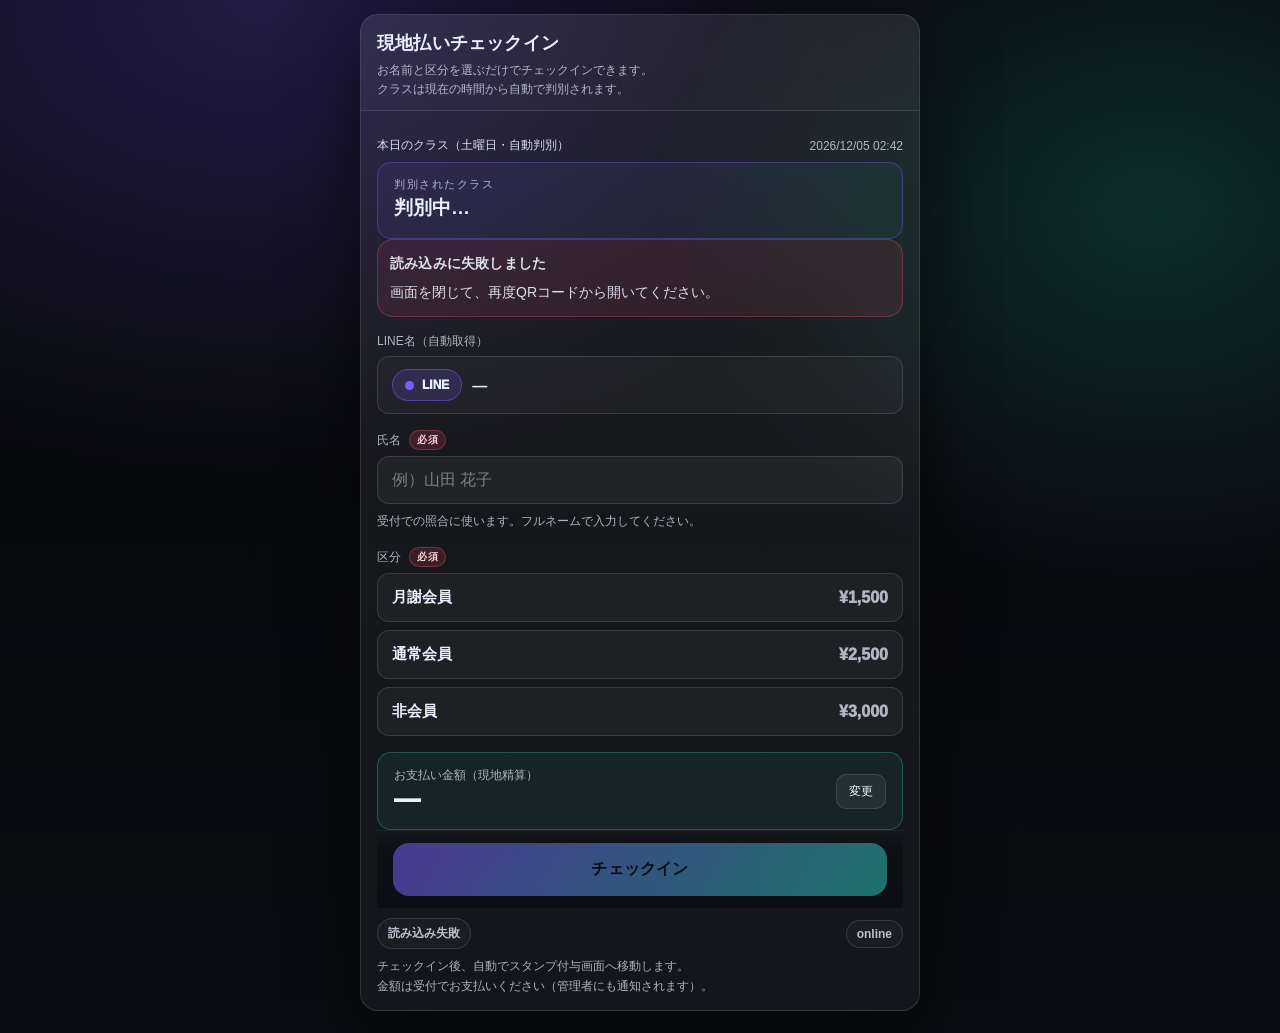
<file: cash_checkin/index.html>
<!doctype html>
<html lang="ja">
<head>
  <meta charset="utf-8" />
  <meta name="viewport" content="width=device-width,initial-scale=1,viewport-fit=cover" />
  <title>現地払いチェックイン</title>
  <script src="https://static.line-scdn.net/liff/edge/2/sdk.js"></script>

  <style>
    :root{
      --bg0:#06070a; --bg1:#0b0d12;
      --card1: rgba(255,255,255,.075);
      --card2: rgba(255,255,255,.04);
      --line: rgba(255,255,255,.12);
      --text:#eaf0ff; --muted:rgba(234,240,255,.72);
      --accent:#7c5cff; --accent2:#2dd4bf;
      --ok:#22c55e; --ng:#ff4d6d; --warn:#fbbf24;
      --radius:18px;
      --shadow: 0 20px 70px rgba(0,0,0,.55);
    }
    *{box-sizing:border-box}
    body{
      margin:0;
      font-family:-apple-system,BlinkMacSystemFont,"Segoe UI",Roboto,"Noto Sans JP","Hiragino Sans","Yu Gothic",sans-serif;
      color:var(--text);
      background:
        radial-gradient(1200px 800px at 20% 0%, rgba(124,92,255,.24), transparent 60%),
        radial-gradient(900px 700px at 90% 20%, rgba(45,212,191,.18), transparent 55%),
        linear-gradient(180deg, var(--bg0), var(--bg1));
      min-height:100vh;
      padding: calc(14px + env(safe-area-inset-top)) 14px calc(22px + env(safe-area-inset-bottom));
      display:flex; justify-content:center;
    }
    .wrap{ width:min(560px, 100%); }
    .card{
      background: linear-gradient(180deg, var(--card1), var(--card2));
      border:1px solid var(--line);
      border-radius:var(--radius);
      box-shadow:var(--shadow);
      overflow:hidden;
    }
    .head{
      padding:16px 16px 12px;
      border-bottom:1px solid rgba(255,255,255,.10);
      background: rgba(255,255,255,.02);
    }
    h1{
      margin:0 0 6px;
      font-size:18px;
      font-weight:900;
      letter-spacing:.2px;
    }
    .sub{ margin:0; color:var(--muted); font-size:12px; line-height:1.55; }
    .content{ padding:14px 16px 0; }

    .grid2{
      display:grid;
      grid-template-columns: 1fr 1fr;
      gap:10px;
    }
    .item{
      border:1px solid rgba(255,255,255,.10);
      background: rgba(255,255,255,.04);
      border-radius:14px;
      padding:12px;
    }
    .label{ color:var(--muted); font-size:12px; margin-bottom:6px; }
    .value{ font-weight:900; letter-spacing:.2px; }
    .fee{ font-size:24px; font-weight:1000; letter-spacing:.3px; }

    /* ★ 料金欄を手動変更可能ボタン化 */
    .feeItem{
      cursor:pointer;
      transition: border-color .15s ease, background .15s ease, transform .06s ease;
      position:relative;
    }
    .feeItem:active{ transform: translateY(1px); }
    .feeItem.editable{
      border-color: rgba(124,92,255,.45);
      background: linear-gradient(180deg, rgba(124,92,255,.10), rgba(124,92,255,.03));
    }
    .feeEditHint{
      font-size:10px; color:rgba(124,92,255,.95); font-weight:900;
      margin-top:4px; letter-spacing:.04em;
      display:flex; align-items:center; gap:4px;
    }
    .feeEditHint svg{ width:11px; height:11px; }
    .feeManualBadge{
      display:none;
      font-size:9px; font-weight:900; color:#0b0d12;
      background: linear-gradient(135deg,var(--warn),#f59e0b);
      padding:2px 6px; border-radius:999px;
      position:absolute; top:8px; right:8px;
      letter-spacing:.04em;
    }
    .feeManualBadge.show{ display:inline-block; }

    .badge{
      display:inline-flex; align-items:center; gap:8px;
      padding:8px 12px;
      border-radius:999px;
      font-weight:1000;
      font-size:12px;
      border:1px solid;
      white-space:nowrap;
      width: fit-content;
    }
    .dot{ width:9px; height:9px; border-radius:50%; }
    .ok{ border-color: rgba(34,197,94,.45); background: rgba(34,197,94,.18); }
    .ok .dot{ background: var(--ok); }
    .ng{ border-color: rgba(255,77,109,.40); background: rgba(255,77,109,.14); }
    .ng .dot{ background: var(--ng); }
    .warn{ border-color: rgba(251,191,36,.38); background: rgba(251,191,36,.12); }
    .warn .dot{ background: var(--warn); }
    .guest{ border-color: rgba(124,92,255,.45); background: rgba(124,92,255,.16); }
    .guest .dot{ background: var(--accent); }

    .sep{ height:1px; background:rgba(255,255,255,.10); margin:14px 0; }

    input{
      width:100%;
      padding:14px 14px;
      border-radius:14px;
      border:1px solid rgba(255,255,255,.14);
      background:rgba(255,255,255,.04);
      color:var(--text);
      outline:none;
      font-size:16px;
    }
    .hint{ color:var(--muted); font-size:12px; line-height:1.6; margin-top:8px; }

    pre{
      margin:12px 0 0;
      white-space:pre-wrap;
      background:rgba(255,255,255,.035);
      border:1px solid rgba(255,255,255,.10);
      padding:12px;
      border-radius:14px;
      color:rgba(234,240,255,.88);
      font-size:12px;
      line-height:1.55;
    }

    .notice{
      border:1px solid rgba(255,255,255,.12);
      background: rgba(255,255,255,.045);
      border-radius: 16px;
      padding: 12px 12px;
      line-height: 1.65;
      font-size: 14px;
      color: rgba(234,240,255,.92);
    }
    .notice .title{
      font-weight: 1000;
      margin-bottom: 6px;
      letter-spacing: .2px;
    }
    .notice.ok{ border-color: rgba(34,197,94,.35); background: rgba(34,197,94,.10); }
    .notice.warn{ border-color: rgba(251,191,36,.35); background: rgba(251,191,36,.10); }
    .notice.ng{ border-color: rgba(255,77,109,.30); background: rgba(255,77,109,.10); }
    .small{
      font-size: 12px;
      color: rgba(234,240,255,.70);
    }
    details{
      border:1px solid rgba(255,255,255,.10);
      background:rgba(255,255,255,.03);
      border-radius:14px;
      padding:10px 10px;
    }
    details > summary{
      cursor:pointer;
      color: rgba(234,240,255,.78);
      font-size:12px;
      font-weight:900;
      list-style:none;
      outline:none;
    }
    details > summary::-webkit-details-marker{ display:none; }

    /* ===== クラスカード（通常チェックインから移植） ===== */
    .sectionTag{
      margin-top: 4px;
      padding-top: 8px;
      display:flex;
      align-items:center;
      justify-content:space-between;
      gap: 10px;
    }
    .sectionTag .left{ font-size: 12px; color: rgba(234,240,255,.92); }
    .sectionTag .right{ font-size: 12px; color: rgba(234,240,255,.72); }

    .grid{ display:grid; grid-template-columns: 1fr; gap:10px; margin-top:8px; }
    @media (min-width: 420px){ .grid{ grid-template-columns: 1fr 1fr; } }

    .classCard{
      border:1px solid var(--line);
      background: rgba(255,255,255,.03);
      border-radius:16px;
      padding:12px;
      display:flex; align-items:center; justify-content:space-between; gap:10px;
      cursor:pointer; user-select:none;
      transition: transform .08s ease, border-color .15s ease, background .15s ease, opacity .15s ease;
      position: relative;
      overflow: hidden;
    }
    .classCard:active{ transform: translateY(1px); }
    .className{ font-size:15px; font-weight:800; letter-spacing:.1px; line-height:1.2; }
    .classMeta{ font-size:12px; color:rgba(234,240,255,.85); margin-top:2px; }

    .rightWrap{ display:flex; align-items:center; gap:8px; flex:0 0 auto; min-width: fit-content; }
    .cdot{
      width:10px; height:10px; border-radius:999px;
      border:1px solid rgba(255,255,255,.22); background: rgba(255,255,255,.06);
      flex:0 0 auto;
    }

    .classCard.selected{
      border-color: rgba(124,92,255,.78);
      background: linear-gradient(135deg, rgba(124,92,255,.22), rgba(45,212,191,.12));
      box-shadow: 0 16px 44px rgba(124,92,255,.18);
      transform: translateY(-1px) scale(1.01);
    }
    .classCard.selected .cdot{
      background: linear-gradient(135deg, var(--accent), var(--accent2));
      border-color: rgba(255,255,255,.35);
      box-shadow: 0 0 0 4px rgba(124,92,255,.18), 0 10px 26px rgba(124,92,255,.22);
    }

    .classCard.today{
      border-color: rgba(45,212,191,.55);
      background: linear-gradient(135deg, rgba(45,212,191,.14), rgba(124,92,255,.12));
      box-shadow: 0 14px 36px rgba(45,212,191,.12);
    }
    .classCard.today .cdot{ background: rgba(45,212,191,.22); border-color: rgba(45,212,191,.38); }
    .classCard.today.selected{
      border-color: rgba(45,212,191,.78);
      box-shadow: 0 18px 50px rgba(45,212,191,.14);
    }

    .classCard.done{
      opacity: .55; cursor: not-allowed; transform: none !important;
      border-color: rgba(34,197,94,.30);
      background: rgba(255,255,255,.02); box-shadow: none;
    }
    .classCard.done .cdot{ background: rgba(34,197,94,.20); border-color: rgba(34,197,94,.30); }

    .todayBadge{
      font-size:11px; font-weight:900; padding:5px 8px; border-radius:999px;
      color:#0b0d12; background: linear-gradient(135deg, var(--accent2), var(--accent));
      box-shadow: 0 10px 24px rgba(124,92,255,.14); line-height: 1; white-space: nowrap;
    }
    .doneBadge{
      font-size:11px; font-weight:900; padding:5px 8px; border-radius:999px;
      color:#0b0d12; background: rgba(34,197,94,.95);
      box-shadow: 0 10px 24px rgba(34,197,94,.16); line-height: 1; white-space: nowrap;
    }
    .doubleClassBadge{
      font-size:11px; font-weight:900; padding:5px 8px; border-radius:999px;
      color:#fff; background: linear-gradient(135deg, #f97316, #ef4444);
      box-shadow: 0 10px 24px rgba(249,115,22,.25); line-height: 1; white-space: nowrap;
    }

    .actionBar{
      position: sticky;
      bottom: 0;
      padding: 12px 16px calc(12px + env(safe-area-inset-bottom));
      background: linear-gradient(180deg, rgba(11,13,18,0), rgba(11,13,18,.75) 22%, rgba(11,13,18,.95));
      border-top: 1px solid rgba(255,255,255,.08);
    }
    .btn{
      width:100%;
      border:none;
      border-radius:16px;
      padding:16px 14px;
      font-size:16px;
      font-weight:1000;
      letter-spacing:.2px;
      color:#0b0d12;
      background: linear-gradient(135deg, rgba(124,92,255,.98), rgba(45,212,191,.92));
      cursor:pointer;
      transition: transform .06s ease, opacity .15s ease;
      box-shadow: 0 14px 40px rgba(124,92,255,.18);
    }
    .btn:active{ transform: translateY(1px); }
    .btn[disabled]{ opacity:.55; cursor:not-allowed; box-shadow:none; }

    .btnSub{
      width:100%;
      border-radius:16px;
      padding:14px 14px;
      font-size:14px;
      font-weight:900;
      border:1px solid rgba(255,255,255,.14);
      background:rgba(255,255,255,.04);
      color:var(--text);
      cursor:pointer;
    }
    .btnSub[disabled]{ opacity:.55; cursor:not-allowed; }

    .btnGuest{
      width:100%;
      border-radius:16px;
      padding:14px 14px;
      font-size:14px;
      font-weight:900;
      border:1px solid rgba(124,92,255,.5);
      background:rgba(124,92,255,.12);
      color:var(--text);
      cursor:pointer;
      transition: background .15s ease;
    }
    .btnGuest:active{ background:rgba(124,92,255,.25); }

    .statusLine{
      margin-top:10px;
      color: rgba(234,240,255,.78);
      font-size:12px;
      display:flex;
      align-items:center;
      justify-content:space-between;
      gap:10px;
    }
    .pill{
      padding:6px 10px;
      border-radius:999px;
      border:1px solid rgba(255,255,255,.12);
      background: rgba(255,255,255,.03);
      color: rgba(234,240,255,.78);
      font-weight:900;
      white-space:nowrap;
    }

    .hide{ display:none; }
    .err{
      margin-top:10px;
      color:#ff98ad;
      font-size:12px;
      white-space:pre-wrap;
    }

    /* ===== モーダル共通 ===== */
    .modal{
      position: fixed; inset: 0;
      display:none; align-items:center; justify-content:center;
      padding: 18px;
      background: rgba(0,0,0,.72);
      backdrop-filter: blur(10px); -webkit-backdrop-filter: blur(10px);
      z-index: 9998;
    }
    .modal.show{ display:flex; }
    .modalCard{
      width: min(520px, 100%);
      border-radius: 18px;
      border:1px solid rgba(255,255,255,.16);
      background: linear-gradient(180deg, #141821, #0d1016);
      box-shadow: 0 24px 80px rgba(0,0,0,.7);
      padding: 18px 16px;
    }
    .modalBtn{
      width: 100%;
      border: 0;
      border-radius: 14px;
      padding: 13px 14px;
      font-size: 15px;
      font-weight: 900;
      color: #0b0d12;
      cursor: pointer;
      background: linear-gradient(135deg, var(--accent), var(--accent2));
    }
    .modalBtnNo{
      background: rgba(255,255,255,.10) !important;
      color: #eaf0ff !important;
      border: 1px solid rgba(255,255,255,.20) !important;
    }

    /* ★ クラス選択確認モーダル（通常チェックインから移植） */
    .classConfirmTitle{
      font-size: 22px; font-weight: 900; line-height: 1.35;
      text-align: center; margin-bottom: 10px;
    }
    .classConfirmName{
      font-size: 26px; font-weight: 900; text-align: center; line-height: 1.3;
      background: linear-gradient(135deg, var(--accent), var(--accent2));
      -webkit-background-clip: text; background-clip: text; -webkit-text-fill-color: transparent;
      margin-bottom: 6px;
    }
    .classConfirmMeta{
      font-size: 14px; color: rgba(234,240,255,.92); text-align: center;
      min-height: 20px; margin-bottom: 2px; font-weight:700;
    }
    .classConfirmFee{
      font-size: 20px; font-weight: 1000; text-align:center;
      color: var(--accent2); margin-top:8px;
    }

    /* ★ 料金入力モーダル */
    .feeModalTitle{ font-size:18px; font-weight:900; text-align:center; margin-bottom:6px; }
    .feeModalText{ font-size:13px; color:rgba(234,240,255,.85); text-align:center; line-height:1.55; margin-bottom:14px; }
    .feeModalField{
      display:flex; align-items:center; gap:8px;
      background: rgba(255,255,255,.05);
      border: 2px solid rgba(124,92,255,.55);
      border-radius: 14px;
      padding: 14px 14px;
      margin-bottom: 8px;
    }
    .feeModalField:focus-within{ border-color: var(--accent); box-shadow: 0 0 0 5px rgba(124,92,255,.20); }
    .feeModalYen{ font-size:22px; font-weight:1000; color:var(--muted); }
    .feeModalField input{
      border:0; outline:none; background:transparent; padding:0;
      color: var(--text); font-size: 26px; font-weight: 900; letter-spacing:.04em;
    }
    .feeModalHint{ text-align:center; font-size:12px; color:rgba(234,240,255,.7); margin-bottom:14px; line-height:1.5; }
    .feeModalActions{ display:grid; grid-template-columns: 1fr 1.3fr; gap:10px; }

    /* ★★ SoLローディングオーバーレイ */
    .solOverlay{
      position:fixed; inset:0; z-index:9999;
      display:flex; flex-direction:column;
      align-items:center; justify-content:center; gap:20px;
      background:rgba(6,7,10,0.82);
      backdrop-filter:blur(8px); -webkit-backdrop-filter:blur(8px);
      opacity:0; pointer-events:none;
      transition:opacity 0.2s ease;
    }
    .solOverlay.active{ opacity:1; pointer-events:all; }
    .solOverlay-logo{
      font-family:system-ui,-apple-system,"Hiragino Sans","Noto Sans JP",sans-serif;
      font-size:38px; font-weight:900; letter-spacing:.08em;
      background:linear-gradient(135deg,#a78bfa 0%,#2dd4bf 100%);
      -webkit-background-clip:text; -webkit-text-fill-color:transparent;
      background-clip:text;
    }
    .solOverlay-spinner{ position:relative; width:52px; height:52px; }
    .solOverlay-ring{
      position:absolute; inset:0; border-radius:50%;
      border:3px solid transparent;
      animation:solSpin 1.2s cubic-bezier(0.4,0,0.2,1) infinite;
    }
    .solOverlay-ring:nth-child(1){ border-top-color:#7c5cff; animation-delay:0s; }
    .solOverlay-ring:nth-child(2){ border-right-color:#2dd4bf; animation-delay:-0.4s; inset:6px; }
    .solOverlay-ring:nth-child(3){ border-bottom-color:rgba(124,92,255,0.4); animation-delay:-0.8s; inset:12px; }
    @keyframes solSpin{ to{ transform:rotate(360deg); } }
    .solOverlay-label{
      font-size:13px; color:rgba(255,255,255,0.55); letter-spacing:.1em;
      animation:solPulse 1.6s ease-in-out infinite;
    }
    @keyframes solPulse{ 0%,100%{opacity:0.4} 50%{opacity:1} }

    @media (prefers-reduced-motion: reduce){
      *{ animation: none !important; transition: none !important; }
    }
  
    /* ============================================================
       ★ v10 追加：会員照会なし・選択式フォーム用スタイル
       ============================================================ */
    .autoClassCard{
      margin-top:8px; padding:14px 16px;
      border:1px solid rgba(124,92,255,.35); border-radius:14px;
      background: linear-gradient(135deg, rgba(124,92,255,.10), rgba(45,212,191,.06));
    }
    .autoClassCard.unresolved{
      border-color: rgba(251,191,36,.45);
      background: linear-gradient(135deg, rgba(251,191,36,.10), rgba(255,255,255,.02));
    }
    .autoClassLabel{ font-size:11px; letter-spacing:.14em; color:var(--muted); text-transform:uppercase; }
    .autoClassName{ font-size:19px; font-weight:900; margin-top:4px; line-height:1.25; }
    .autoClassMeta{ font-size:12px; color:var(--muted); margin-top:4px; }

    .fieldLabel{
      font-size:12px; color:var(--muted); margin:16px 0 6px;
      display:flex; align-items:center; gap:8px;
    }
    .reqBadge{
      font-size:10px; font-weight:900; letter-spacing:.06em;
      color:#ffd3dc; background:rgba(255,77,109,.16);
      border:1px solid rgba(255,77,109,.35);
      border-radius:999px; padding:2px 7px;
    }
    .textField input{
      width:100%; padding:14px 14px; font-size:16px;
      color:var(--text); background:rgba(255,255,255,.05);
      border:1px solid var(--line); border-radius:12px; outline:none;
    }
    .textField input:focus{ border-color:rgba(124,92,255,.55); background:rgba(255,255,255,.07); }
    .textField input::placeholder{ color:rgba(234,240,255,.45); }
    .textField.error input{ border-color:rgba(255,77,109,.6); background:rgba(255,77,109,.08); }

    .lineNameRow{
      display:flex; align-items:center; gap:10px;
      padding:12px 14px; border:1px solid var(--line); border-radius:12px;
      background:rgba(255,255,255,.035);
    }
    .lineNameRow .value{ font-size:15px; }

    /* 区分の選択式ボタン */
    .kindGrid{ display:grid; grid-template-columns:1fr; gap:8px; margin-top:6px; }
    .kindBtn{
      display:flex; align-items:center; justify-content:space-between; gap:10px;
      padding:14px 14px; border:1px solid var(--line); border-radius:12px;
      background:rgba(255,255,255,.04); color:var(--text);
      font-size:15px; font-weight:800; cursor:pointer; text-align:left;
      transition: background .15s, border-color .15s, transform .08s;
    }
    .kindBtn:active{ transform: translateY(1px); }
    .kindBtn .kindFee{ font-size:16px; font-weight:1000; color:var(--muted); }
    .kindBtn.selected{
      border-color:rgba(124,92,255,.6);
      background:linear-gradient(135deg, rgba(124,92,255,.20), rgba(45,212,191,.10));
      box-shadow:0 0 0 1px rgba(124,92,255,.35) inset;
    }
    .kindBtn.selected .kindFee{ color:var(--text); }
    .kindGrid.error .kindBtn{ border-color:rgba(255,77,109,.45); }

    /* 合計料金の表示 */
    .totalRow{
      margin-top:16px; padding:14px 16px;
      border:1px solid rgba(45,212,191,.30); border-radius:14px;
      background:rgba(45,212,191,.07);
      display:flex; align-items:center; justify-content:space-between; gap:10px;
    }
    .totalLabel{ font-size:12px; color:var(--muted); }
    .totalValue{ font-size:26px; font-weight:1000; letter-spacing:.3px; }
    .totalEdit{
      font-size:12px; padding:8px 12px; border-radius:10px; cursor:pointer;
      color:var(--text); background:rgba(255,255,255,.06); border:1px solid var(--line);
    }
    .totalEdit:active{ background:rgba(255,255,255,.12); }

    .successBox{ display:none; text-align:center; padding:20px 16px 22px; }
    .successBox.show{ display:block; }
    .successCheck{
      width:64px; height:64px; margin:0 auto 10px; border-radius:50%;
      display:flex; align-items:center; justify-content:center;
      font-size:32px; font-weight:900;
      background:rgba(34,197,94,.18); border:1px solid rgba(34,197,94,.45); color:#a7f3c4;
    }
    .successBox h3{ margin:6px 0; font-size:18px; font-weight:900; }
    .successBox p{ margin:0; color:var(--muted); font-size:13px; line-height:1.6; }
    .successCountdown{ margin-top:10px; font-size:12px; color:var(--muted); }

    /* ★★ V3: クラスカード内の「クラスを変更」ボタン（2クラス以上ある日だけ表示） */
    .classChangeBtn{
      display:none; margin-top:10px;
      -webkit-appearance:none; appearance:none;
      border:1px solid rgba(255,255,255,.22); border-radius:999px;
      background: rgba(255,255,255,.06); color: inherit;
      font-size:12px; font-weight:700; padding:7px 14px; cursor:pointer;
      font-family: inherit; touch-action: manipulation;
    }
    .classChangeBtn.show{ display:inline-block; }
    .classChangeBtn:active{ background: rgba(255,255,255,.12); }
  </style>
</head>

<body>

    <div id="solOverlay" class="solOverlay" aria-live="polite">
      <div class="solOverlay-logo">SoL</div>
      <div class="solOverlay-spinner">
        <div class="solOverlay-ring"></div>
        <div class="solOverlay-ring"></div>
        <div class="solOverlay-ring"></div>
      </div>
      <div class="solOverlay-label">読み込み中</div>
    </div>

  <!-- BUILD: 2026-07-30_cash_checkin_v10_no_member_lookup_autoclass -->

  <div class="wrap">
    <div class="card">
      <div class="head">
        <h1>現地払いチェックイン</h1>
        <p class="sub">
          お名前と区分を選ぶだけでチェックインできます。<br>
          クラスは現在の時間から自動で判別されます。
        </p>
      </div>

      <!-- ===== 入力フォーム ===== -->
      <div class="content" id="formArea">

        <div class="sectionTag">
          <div class="left" id="todayLabel">本日のクラス（自動判別）</div>
          <div class="right" id="todayJst"></div>
        </div>

        <div id="autoClassCard" class="autoClassCard">
          <div class="autoClassLabel">判別されたクラス</div>
          <div id="autoClassName" class="autoClassName">判別中…</div>
          <div id="autoClassMeta" class="autoClassMeta"></div>
          <!-- ★★ V3: 自動判別と違うクラスを受講する場合（早く来た・レッスン後・2クラス目など） -->
          <button id="btnChangeClass" class="classChangeBtn" type="button">クラスを変更</button>
        </div>

        <div id="checkinNotice" class="notice ok hide">
          <div class="title"></div>
          <div id="checkinNoticeText"></div>
          <div class="small" id="checkinNoticeSmall"></div>
        </div>

        <!-- LINE名（自動取得） -->
        <div class="fieldLabel">LINE名（自動取得）</div>
        <div class="lineNameRow">
          <span class="badge guest"><span class="dot"></span>LINE</span>
          <div class="value" id="lineNameValue">—</div>
        </div>

        <!-- 氏名 -->
        <div class="fieldLabel">
          氏名 <span class="reqBadge">必須</span>
        </div>
        <div class="textField" id="nameFieldWrap">
          <input id="nameInput" type="text" placeholder="例）山田 花子"
                 autocomplete="off" autocorrect="off" autocapitalize="off" />
        </div>
        <div class="hint">受付での照合に使います。フルネームで入力してください。</div>

        <!-- 区分 -->
        <div class="fieldLabel">
          区分 <span class="reqBadge">必須</span>
        </div>
        <div class="kindGrid" id="kindGrid">
          <button class="kindBtn" type="button" data-kind="monthly">
            <span>月謝会員</span><span class="kindFee" id="feeMonthly">—</span>
          </button>
          <button class="kindBtn" type="button" data-kind="regular">
            <span>通常会員</span><span class="kindFee" id="feeRegular">—</span>
          </button>
          <button class="kindBtn" type="button" data-kind="guest">
            <span>非会員</span><span class="kindFee" id="feeGuest">—</span>
          </button>
        </div>

        <!-- ★ 月謝会員の受講回数（表示専用・チェックインは常に可能） -->
        <div id="planNotice" class="notice warn hide">
          <div class="title" id="planNoticeTitle"></div>
          <div id="planNoticeText"></div>
          <div class="small" id="planNoticeSmall"></div>
        </div>

        <!-- 合計料金 -->
        <div class="totalRow">
          <div>
            <div class="totalLabel">お支払い金額（現地精算）</div>
            <div class="totalValue" id="totalValue">—</div>
            <span class="feeManualBadge" id="feeManualBadge">手動</span>
          </div>
          <button class="totalEdit" id="btnEditFee" type="button">変更</button>
        </div>

        <div class="actionBar">
          <button class="btn" id="btnCheckin" type="button" disabled>チェックイン</button>
        </div>

        <div class="statusLine">
          <span class="pill" id="statusText">起動中…</span>
          <span class="pill" id="netInfo"></span>
        </div>

        <div class="hint" style="margin-bottom:14px;">
          チェックイン後、自動でスタンプ付与画面へ移動します。<br>
          金額は受付でお支払いください（管理者にも通知されます）。
        </div>
      </div>

      <!-- ===== 完了画面 ===== -->
      <div class="successBox" id="successBox">
        <div class="successCheck">✓</div>
        <h3 id="successTitle">チェックイン完了</h3>
        <p id="successMsg"></p>
        <div class="successCountdown" id="successCountdown"></div>
        <div class="actionBar">
          <button class="btnSub" id="btnStampNow" type="button">スタンプ画面をひらく</button>
        </div>
      </div>
    </div>

    <!-- ★ 確認モーダル（クラス未判別時） -->
    <div id="classConfirmModal" class="modal">
      <div class="modalCard">
        <div class="classConfirmTitle" id="classConfirmTitle">クラスを判別できませんでした</div>
        <div id="classConfirmName" class="classConfirmName">このままチェックインしますか？</div>
        <div id="classConfirmMeta" class="classConfirmMeta"></div>
        <div style="display:flex; gap:10px; margin-top:16px;">
          <button class="modalBtn modalBtnNo" id="classConfirmNo" type="button">いいえ</button>
          <button class="modalBtn" id="classConfirmYes" type="button">はい</button>
        </div>
      </div>
    </div>

    <!-- ★ クラス選択モーダル（レッスン前後チェックイン対応） -->
    <div id="classSelectModal" class="modal">
      <div class="modalCard">
        <div class="classConfirmTitle">クラスを選択</div>
        <div class="classConfirmMeta">チェックインするクラスを選択してください。<br>レッスン後のチェックインの場合は受講したクラスを選択してください。</div>
        <div id="classSelectList" style="margin-top:10px;"></div>
        <div style="display:flex; gap:10px; margin-top:14px;">
          <button class="modalBtn modalBtnNo" id="classSelectCancel" type="button">やめる</button>
        </div>
      </div>
    </div>

    <!-- ★ 料金変更モーダル -->
    <div id="feeModal" class="modal">
      <div class="modalCard">
        <div class="feeModalTitle">料金を変更</div>
        <div class="feeModalText">イレギュラーな料金の場合に手動で変更できます。<br>受付で金額を確認してください。</div>
        <div class="feeModalField" id="feeModalFieldWrap">
          <span class="feeModalYen">¥</span>
          <input id="feeModalInput" inputmode="numeric" type="tel" placeholder="3000" />
        </div>
        <div class="feeModalHint">自動判定の料金：<strong id="feeAutoLabel">—</strong></div>
        <div class="feeModalActions">
          <button class="modalBtn modalBtnNo" id="feeModalReset" type="button">自動に戻す</button>
          <button class="modalBtn" id="feeModalOk" type="button">この料金にする</button>
        </div>
      </div>
    </div>

  </div>


<script>
  function showOverlay(){ var e=document.getElementById('solOverlay'); if(e) e.classList.add('active'); }
  function hideOverlay(){ var e=document.getElementById('solOverlay'); if(e) e.classList.remove('active'); }

  /* ====== 設定（必ず差し替え） ====== */
  const LIFF_ID   = "2008938862-M5N6CXP3";
  const API_URL   = "https://script.google.com/macros/s/AKfycby5I_79Y4b44ldbpM5tUBHtTF1hIOx9e0q1LMnA7K_bPzZ-VeYuDWkLo1nh4eQ82cNs/exec";
  const API_TOKEN = "sol_checkin_2026_144025036146";
  const STAMP_URL        = "https://liff.line.me/1654883656-XqwKRkd4/?searchId=849rmjko&shopcardProgramId=01HG80PGE6KDYNYF61RB36SHHD&printablePointId=9cN1kUjyRBqOiexb4KelOfpruP63PRucZ7_BistMav0";
  const STAMP_URL_DOUBLE = "https://liff.line.me/1654883656-XqwKRkd4/?searchId=849rmjko&shopcardProgramId=01HG80PGE6KDYNYF61RB36SHHD&printablePointId=MumAot2UNX-01-BC-eTc5xEADlegdTiMD-INoMt-ExU";
  /* =================================== */

  document.title = "現地払いチェックイン";

  const JSONP_TIMEOUT_MS  = 22000;
  const REDIRECT_DELAY_MS = 2500;
  const $ = (id)=>document.getElementById(id);

  // ===== 状態 =====
  let gUserId = "";
  let gDisplayName = "";
  let RUNNING = false;

  let FEES = { monthly:{label:"月謝会員",fee:1500}, regular:{label:"通常会員",fee:2500}, guest:{label:"非会員",fee:3000} };
  let SELECTED_KIND = "";          // "monthly" | "regular" | "guest"
  let MANUAL_FEE = null;           // 手動上書き（合計額）。nullなら自動
  let FORCE_UNRESOLVED = false;    // クラス未判別を承知でチェックイン
  let SELECTED_CLASS_ID = "";      // ★クラス選択ポップアップで選んだclass_id（レッスン前後チェックイン対応）
  let TODAY_CLASS_OPTIONS = [];    // ★V3: 本日の全クラス（「クラスを変更」用。2クラス以上ある日だけ入る）
  let CHECKIN_REQ_ID = newReqId_();
  let STAMP_TIMER = null;

  let CURRENT_CLASS = { class_id:"", class_name:"", class_resolved:false, stamp_count:1 };

  function newReqId_(){
    return "rid_" + Date.now() + "_" + Math.random().toString(36).slice(2);
  }

  /* ============================================================
     ★ 月謝会員の受講回数照会（表示専用）
     重要な設計方針：
       - この処理は「表示だけ」。失敗しても画面には一切出さず、
         チェックインの可否にも絶対に影響させない
       - 例外・タイムアウト・不正レスポンスは全て黙って無視する
       - 遅延レスポンスで古い結果が出ないよう seq で世代管理する
     ============================================================ */
  let PLAN_INFO_SEQ = 0;

  function hidePlanNotice_(){
    const box = $("planNotice");
    if (box) box.className = "notice warn hide";
  }

  function showPlanNotice_(info){
    const box = $("planNotice");
    if (!box || !info || info.available !== true) return;

    const cnt = Number(info.month_count) || 0;
    const lim = Number(info.plan_limit) || 0;
    const unlimited = (info.unlimited === true);
    const within = (info.within_plan === true);

    // 枠が残っている＝現地精算が不要な可能性がある → 注意喚起
    // 枠を使い切っている＝現地精算が妥当 → 参考情報として淡く表示
    box.className = "notice " + (within ? "warn" : "ok");
    $("planNoticeTitle").textContent = within
      ? "月謝の枠が残っている可能性があります"
      : "月謝の上限に達しています（現地精算が妥当）";

    const limLabel = unlimited ? "受け放題" : `上限 ${lim} 回`;
    $("planNoticeText").textContent = `今月の受講：${cnt} 回目 / ${limLabel}`;
    $("planNoticeSmall").textContent = within
      ? "受付で現地精算が必要かご確認ください。このままチェックインすることもできます。"
      : "";
  }

  async function refreshPlanNotice_(){
    hidePlanNotice_();

    // 月謝会員を選択したときだけ照会する
    if (SELECTED_KIND !== "monthly") return;

    const name = String($("nameInput").value || "").trim();
    const seq = ++PLAN_INFO_SEQ;

    try{
      const url =
        `${API_URL}?api=cash_plan_info`
        + `&token=${encodeURIComponent(API_TOKEN)}`
        + `&userId=${encodeURIComponent(gUserId)}`
        + `&member_name=${encodeURIComponent(name)}`;

      const res = await jsonp(url);

      // 古い世代のレスポンス／区分が変わっていたら破棄
      if (seq !== PLAN_INFO_SEQ) return;
      if (SELECTED_KIND !== "monthly") return;

      showPlanNotice_(res);
    }catch(_){
      // ★ 照会失敗は完全に無視（表示もエラーも出さない）
    }
  }

  // ---------- error hooks ----------
  window.onerror = function(msg, src, line, col, err){
    try{
      setNotice("ng","エラー","予期しないエラーが発生しました。画面を閉じて再度QRから開いてください。");
      console.error(msg, src, line, col, err);
    }catch(_){}
  };
  window.onunhandledrejection = function(ev){
    try{
      setNotice("ng","エラー","エラーが発生しました。画面を閉じて再度QRから開いてください。");
      console.error(ev && ev.reason);
    }catch(_){}
  };

  /* ===== 表示 helper ===== */
  function setNotice(type, title, text, small){
    const box = $("checkinNotice");
    if (!box) return;
    box.className = "notice " + (type || "ok");
    const t = box.querySelector(".title");
    if (t) t.textContent = title || "";
    const el = $("checkinNoticeText");
    if (el) el.textContent = text || "";
    const sm = $("checkinNoticeSmall");
    if (sm) sm.textContent = small || "";
  }
  function hideNotice(){
    const box = $("checkinNotice");
    if (box) box.className = "notice ok hide";
  }
  function setStatus(t){ $("statusText").textContent = t || ""; }

  function fmtYen_(n){
    const v = Number(n);
    if (!Number.isFinite(v)) return "—";
    return "¥" + Math.floor(v).toLocaleString();
  }

  function jsonp(url){
    return new Promise((resolve, reject) => {
      const cb = "cb_" + Math.random().toString(36).slice(2);
      const script = document.createElement("script");
      const timer = setTimeout(() => { cleanup(); reject(new Error("JSONP timeout")); }, JSONP_TIMEOUT_MS);
      function cleanup(){
        clearTimeout(timer);
        window[cb] = function(){};
        if (script && script.parentNode) script.parentNode.removeChild(script);
      }
      window[cb] = (data) => { cleanup(); resolve(data); };
      const sep = url.includes("?") ? "&" : "?";
      script.src = url + sep + "callback=" + cb;
      script.onerror = () => { cleanup(); reject(new Error("JSONP load error")); };
      document.body.appendChild(script);
    });
  }

  /* ===== JST ===== */
  function getJstNow_(){
    const now = new Date();
    const utc = now.getTime() + (now.getTimezoneOffset() * 60000);
    return new Date(utc + 9 * 60 * 60000);
  }
  function getJstWeekdayJa_(){
    return ["日","月","火","水","木","金","土"][getJstNow_().getDay()];
  }
  function formatJstYmdHm_(){
    const d = getJstNow_();
    const pad = (n)=>String(n).padStart(2,"0");
    return `${d.getFullYear()}/${pad(d.getMonth()+1)}/${pad(d.getDate())} ${pad(d.getHours())}:${pad(d.getMinutes())}`;
  }

  /* ===== 料金計算 =====
     自動料金 = 区分の単価 × クラスのスタンプ数（2クラス分クラスは2倍）
     MANUAL_FEE があればそれを最優先（イレギュラー対応） */
  function autoFee_(){
    if (!SELECTED_KIND || !FEES[SELECTED_KIND]) return 0;
    const unit = Number(FEES[SELECTED_KIND].fee) || 0;
    const mult = Math.max(1, Number(CURRENT_CLASS.stamp_count) || 1);
    return unit * mult;
  }
  function currentFee_(){
    return (MANUAL_FEE != null) ? MANUAL_FEE : autoFee_();
  }

  function refreshFeeUi_(){
    $("feeMonthly").textContent = fmtYen_(FEES.monthly.fee);
    $("feeRegular").textContent = fmtYen_(FEES.regular.fee);
    $("feeGuest").textContent   = fmtYen_(FEES.guest.fee);

    const total = currentFee_();
    $("totalValue").textContent = SELECTED_KIND ? fmtYen_(total) : "—";
    $("feeAutoLabel").textContent = SELECTED_KIND ? fmtYen_(autoFee_()) : "—";
    $("feeManualBadge").classList.toggle("show", MANUAL_FEE != null);

    const btn = $("btnCheckin");
    btn.textContent = SELECTED_KIND
      ? `現地精算でチェックイン（${fmtYen_(total)}）`
      : "チェックイン";
  }

  function validate_(silent){
    const name = String($("nameInput").value || "").trim();
    let ok = true;

    if (!name){
      ok = false;
      if (!silent) $("nameFieldWrap").classList.add("error");
    } else {
      $("nameFieldWrap").classList.remove("error");
    }

    if (!SELECTED_KIND){
      ok = false;
      if (!silent) $("kindGrid").classList.add("error");
    } else {
      $("kindGrid").classList.remove("error");
    }

    return ok;
  }

  function refreshSubmitState_(){
    $("btnCheckin").disabled = RUNNING || !validate_(true);
  }

  /* ===== 区分選択 ===== */
  function bindKindButtons_(){
    document.querySelectorAll(".kindBtn").forEach(function(b){
      b.addEventListener("click", function(){
        const kind = b.getAttribute("data-kind");
        if (SELECTED_KIND !== kind){
          SELECTED_KIND = kind;
          MANUAL_FEE = null;              // 区分を変えたら手動料金は解除
          CHECKIN_REQ_ID = newReqId_();   // 内容が変わったので冪等キーを更新
        }
        document.querySelectorAll(".kindBtn").forEach(function(x){
          x.classList.toggle("selected", x === b);
        });
        $("kindGrid").classList.remove("error");
        hideNotice();
        refreshFeeUi_();
        refreshSubmitState_();
        // ★ 月謝会員選択時のみ受講回数を照会（失敗しても無視・チェックインには影響なし）
        refreshPlanNotice_();
      });
    });
  }

  /* ===== 料金変更モーダル ===== */
  function bindFeeModal_(){
    $("btnEditFee").addEventListener("click", function(){
      if (!SELECTED_KIND){
        setNotice("warn","区分が未選択です","先に区分（月謝会員／通常会員／非会員）を選択してください。");
        $("kindGrid").classList.add("error");
        return;
      }
      $("feeModalInput").value = String(currentFee_() || "");
      $("feeModal").classList.add("show");
      setTimeout(()=>{ try{ $("feeModalInput").focus(); $("feeModalInput").select(); }catch(_){} }, 150);
    });
    $("feeModalReset").addEventListener("click", function(){
      MANUAL_FEE = null;
      CHECKIN_REQ_ID = newReqId_();
      $("feeModal").classList.remove("show");
      refreshFeeUi_();
    });
    $("feeModalOk").addEventListener("click", function(){
      const v = Number(String($("feeModalInput").value || "").replace(/[^\d]/g, ""));
      if (!Number.isFinite(v) || v < 0 || v > 100000){
        setNotice("warn","金額を確認してください","0〜100,000円の範囲で入力してください。");
        $("feeModal").classList.remove("show");
        return;
      }
      MANUAL_FEE = Math.floor(v);
      CHECKIN_REQ_ID = newReqId_();
      $("feeModal").classList.remove("show");
      refreshFeeUi_();
    });
    $("feeModal").addEventListener("click", function(e){
      if (e.target && e.target.id === "feeModal") $("feeModal").classList.remove("show");
    });
  }

  /* ===== クラス表示 ===== */
  function applyClassInfo_(res){
    if (!res) return;
    CURRENT_CLASS = {
      class_id:       String(res.class_id || ""),
      class_name:     String(res.class_name || ""),
      class_resolved: res.class_resolved === true,
      stamp_count:    Number(res.stamp_count) || 1
    };

    const card = $("autoClassCard");
    card.classList.toggle("unresolved", !CURRENT_CLASS.class_resolved);

    // ★クラス選択待ち（select_class）のときは「未判別」ではなく「クラス選択」と表示
    const selecting = !CURRENT_CLASS.class_resolved &&
                      (res.class_select === true ||
                       (Array.isArray(res.class_options) && res.class_options.length > 0));

    $("autoClassName").textContent = CURRENT_CLASS.class_resolved
      ? (CURRENT_CLASS.class_name || "—")
      : (selecting ? "クラス選択" : "クラス未判別");

    const parts = [];
    if (CURRENT_CLASS.class_resolved && CURRENT_CLASS.stamp_count >= 2) parts.push("2クラス分（料金2倍）");
    if (!CURRENT_CLASS.class_resolved) parts.push(selecting
      ? "チェックインするクラスを選択してください"
      : "代講・振替の場合はそのままチェックインできます");
    $("autoClassMeta").textContent = parts.join("　/　");

    refreshFeeUi_();
  }

  /* ===== 未判別確認モーダル ===== */
  function openUnresolvedConfirm_(){
    const modal = $("classConfirmModal");
    $("classConfirmTitle").textContent = "クラスを判別できませんでした";
    $("classConfirmName").textContent = "このままチェックインしますか？";
    $("classConfirmMeta").textContent = "代講・振替などの場合はそのままチェックインできます（クラスは後ほどスタッフが確定します）。";

    const yesOld = $("classConfirmYes");
    const noOld  = $("classConfirmNo");
    const yes = yesOld.cloneNode(true);
    const no  = noOld.cloneNode(true);
    yesOld.parentNode.replaceChild(yes, yesOld);
    noOld.parentNode.replaceChild(no, noOld);

    yes.addEventListener("click", async function(){
      modal.classList.remove("show");
      FORCE_UNRESOLVED = true;
      await doCheckin_();
    });
    no.addEventListener("click", function(){
      modal.classList.remove("show");
      setNotice("warn","中断しました","クラスの時間になってから再度チェックインしてください。");
      setStatus("待機中");
    });

    modal.classList.add("show");
  }

  /* ===== ★クラス選択モーダル（レッスン前後チェックイン対応） ===== */
  //  1クラス目終了後など自動確定できない場合に、本日のクラス一覧から選択してもらう。
  //  onPicked: 選択後に続けて実行する処理（doCheckin_ など）。null なら選択のみ。
  function openClassSelect_(options, onPicked){
    const modal = $("classSelectModal");
    const box = $("classSelectList");
    box.innerHTML = "";

    (options || []).forEach(function(o){
      const btn = document.createElement("button");
      btn.type = "button";
      btn.className = "modalBtn";
      btn.style.width = "100%";
      btn.style.marginTop = "8px";
      btn.style.textAlign = "left";
      btn.style.lineHeight = "1.5";
      if (o.suggested) btn.style.border = "1.5px solid rgba(255,255,255,.85)";

      const time = (o.start_time && o.end_time) ? (o.start_time + "〜" + o.end_time + "　") : "";
      const inst = o.instructor ? ("（" + o.instructor + "）") : "";
      btn.textContent = time + o.class_name + inst + (o.suggested ? "　◀ 今の時間" : "");

      btn.onclick = async function(){
        modal.classList.remove("show");
        FORCE_UNRESOLVED  = false;
        SELECTED_CLASS_ID = String(o.class_id || "");
        CHECKIN_REQ_ID    = newReqId_();   // ★V3: 対象クラスが変わったので冪等キーを更新
        // 選択クラスを即カード・料金表示に反映（stamp_count 2なら料金2倍が正しく出る）
        applyClassInfo_({
          class_id:       o.class_id,
          class_name:     o.class_name,
          class_resolved: true,
          stamp_count:    o.stamp_count || 1
        });
        setNotice("ok", "クラスを選択しました", o.class_name + " でチェックインします。");
        if (typeof onPicked === "function") await onPicked();
      };
      box.appendChild(btn);
    });

    // 一覧にないケース（代講・振替など）→ 従来どおり未判別のままチェックイン
    const btnOther = document.createElement("button");
    btnOther.type = "button";
    btnOther.className = "modalBtn";
    btnOther.style.width = "100%";
    btnOther.style.marginTop = "8px";
    btnOther.style.background = "rgba(255,255,255,.06)";
    btnOther.textContent = "この中にない（代講・振替など）";
    btnOther.onclick = async function(){
      modal.classList.remove("show");
      SELECTED_CLASS_ID = "";
      FORCE_UNRESOLVED  = true;   // 未判別のまま記録（後でスタッフが確定）
      CHECKIN_REQ_ID    = newReqId_();   // ★V3: 対象クラスが変わったので冪等キーを更新
      applyClassInfo_({ class_id:"", class_name:"", class_resolved:false, stamp_count:1 });
      setNotice("warn", "クラス未判別のまま進みます", "クラスは後ほどスタッフが確定します。");
      if (typeof onPicked === "function") await onPicked();
    };
    box.appendChild(btnOther);

    // キャンセル（多重リスナー防止のためcloneで張り替え）
    const cancelOld = $("classSelectCancel");
    const cancel = cancelOld.cloneNode(true);
    cancelOld.parentNode.replaceChild(cancel, cancelOld);
    cancel.addEventListener("click", function(){
      modal.classList.remove("show");
      setStatus("待機中");
    });

    modal.classList.add("show");
  }

  /* ===== 完了・スタンプ ===== */
  function showSuccess_(title, msg){
    $("formArea").style.display = "none";
    $("successBox").classList.add("show");
    $("successTitle").textContent = title || "チェックイン完了";
    $("successMsg").textContent = msg || "";
  }
  function openStamp_(){
    const url = (Number(CURRENT_CLASS.stamp_count) >= 2) ? STAMP_URL_DOUBLE : STAMP_URL;
    try { liff.openWindow({ url, external:false }); }
    catch(e1){
      try { liff.openWindow({ url, external:true }); }
      catch(e2){ window.location.href = url; }
    }
  }
  function startStampCountdown_(ms){
    const el = $("successCountdown");
    const start = Date.now();
    const tick = () => {
      if (STAMP_TIMER === null){ el.textContent = ""; return; }
      const remain = Math.max(0, ms - (Date.now() - start));
      const sec = Math.ceil(remain / 1000);
      el.textContent = sec > 0 ? `${sec}秒後にスタンプ付与へ移動します` : "移動します…";
      if (remain > 0) requestAnimationFrame(tick);
    };
    tick();
  }
  function goStamp_(){
    if (STAMP_TIMER) clearTimeout(STAMP_TIMER);
    STAMP_TIMER = setTimeout(()=>{ STAMP_TIMER = null; openStamp_(); }, REDIRECT_DELAY_MS);
    startStampCountdown_(REDIRECT_DELAY_MS);
  }

  /* ===== チェックイン送信 ===== */
  async function doCheckin_(){
    if (RUNNING) return;
    if (!validate_(false)){
      setNotice("warn","入力を確認してください","氏名の入力と区分の選択が必要です。");
      return;
    }

    RUNNING = true;
    $("btnCheckin").disabled = true;
    showOverlay();
    setStatus("チェックイン送信中…");
    setNotice("ok","送信中…","チェックインを送信しています。");

    const CHECKIN_MAX_RETRY = 5;
    const CHECKIN_BASE_WAIT_MS = 3500;

    const name = String($("nameInput").value || "").trim();
    const fee  = currentFee_();

    const url =
      `${API_URL}?api=cash_checkin`
      + `&token=${encodeURIComponent(API_TOKEN)}`
      + `&userId=${encodeURIComponent(gUserId)}`
      + `&displayName=${encodeURIComponent(gDisplayName)}`
      + `&member_name=${encodeURIComponent(name)}`
      + `&kind=${encodeURIComponent(SELECTED_KIND)}`
      + `&cash_amount=${encodeURIComponent(String(fee))}`
      + (FORCE_UNRESOLVED ? `&force_unresolved=1` : "")
      + (SELECTED_CLASS_ID ? `&class_id=${encodeURIComponent(SELECTED_CLASS_ID)}` : "")
      + `&request_id=${encodeURIComponent(CHECKIN_REQ_ID)}`;

    try{
      let res = null;

      for (let attempt = 1; attempt <= CHECKIN_MAX_RETRY; attempt++){
        if (attempt > 1) setStatus(`再試行中 (${attempt}/${CHECKIN_MAX_RETRY})…`);

        try{
          res = await jsonp(url);
        }catch(err){
          if (attempt < CHECKIN_MAX_RETRY){
            const waitMs = Math.min(CHECKIN_BASE_WAIT_MS * attempt, 12000) + Math.floor(Math.random()*2000);
            setNotice("ok","通信エラー・再試行中",`通信に失敗しました。${Math.round(waitMs/1000)}秒後に自動で再試行します…（${attempt}/${CHECKIN_MAX_RETRY}）`);
            await new Promise(r=>setTimeout(r, waitMs));
            continue;
          }
          setStatus("通信失敗");
          setNotice("ng","通信失敗","通信に失敗しました。電波状況を確認してやり直してください。");
          return;
        }

        if (res && res.status === "busy"){
          if (attempt < CHECKIN_MAX_RETRY){
            const waitMs = Number(res.retry_after || 3) * 1000 + Math.floor(Math.random()*2000);
            setNotice("ok","混み合っています",`サーバーが混み合っています。まもなく自動で再試行します…（${attempt}/${CHECKIN_MAX_RETRY}）`);
            setStatus(`混み合い中・再試行待ち (${attempt}/${CHECKIN_MAX_RETRY})`);
            await new Promise(r=>setTimeout(r, waitMs));
            continue;
          }
          setStatus("エラー");
          setNotice("ng","エラー","チェックインに失敗しました。受付へお声がけください。");
          return;
        }

        break;
      }

      applyClassInfo_(res);

      // ★クラス選択（レッスン前後チェックイン：1クラス目終了後など）
      if (res && res.status === "select_class"){
        hideOverlay();
        setStatus("クラス選択待ち");
        openClassSelect_(res.class_options || [], doCheckin_);
        return;
      }

      // クラス未判別 → 確認して続行
      if (res && res.status === "confirm_unresolved"){
        hideOverlay();
        setStatus("確認待ち");
        openUnresolvedConfirm_();
        return;
      }

      if (res && res.status === "already"){
        // ★V3: 2クラス以上ある日は完了画面に飛ばさず、別のクラスを選べるようにフォームに留まる
        //   （両方受講する人の2回目チェックイン。自動では別クラスに記録しない）
        const doneId = String(res.class_id || "");
        const others = TODAY_CLASS_OPTIONS.filter(function(o){ return String(o.class_id || "") !== doneId; });
        if (others.length > 0){
          setStatus("チェックイン済み");
          setNotice(
            "warn",
            "このクラスはチェックイン済みです",
            "「" + (res.class_name || "このクラス") + "」は本日チェックイン済みです。",
            "別のクラスも受講する場合は、上の「クラスを変更」から選んでチェックインしてください。"
          );
          return;
        }
        setStatus("チェックイン済み");
        showSuccess_("チェックイン済み", res.message || "本日はこのクラスのチェックインは完了しています。");
        return;
      }

      if (!res || res.status !== "success"){
        setStatus("エラー");
        setNotice("ng","エラー", (res && res.message) ? res.message : "チェックインに失敗しました。受付へお声がけください。");
        return;
      }

      // 成功
      setStatus("完了");
      const lines = [];
      lines.push(res.pending_message || `現地精算 ${fmtYen_(fee)} で受け付けました。受付でお手続きください。`);
      if (!CURRENT_CLASS.class_resolved) lines.push("クラスは後ほどスタッフが確定します。");
      showSuccess_("チェックイン完了", lines.join("\n"));
      goStamp_();

    } finally {
      hideOverlay();
      RUNNING = false;
      refreshSubmitState_();
    }
  }

  /* ===== 初期化 ===== */
  function applyTodayHeader_(){
    $("todayLabel").textContent = `本日のクラス（${getJstWeekdayJa_()}曜日・自動判別）`;
    $("todayJst").textContent = formatJstYmdHm_();
  }

  async function loadOptions_(){
    const url =
      `${API_URL}?api=cash_options`
      + `&token=${encodeURIComponent(API_TOKEN)}`
      + `&userId=${encodeURIComponent(gUserId)}`;

    const res = await jsonp(url);
    if (!res || res.status !== "success"){
      throw new Error((res && res.message) ? res.message : "cash_options failed");
    }

    if (res.fees) FEES = res.fees;
    applyClassInfo_(res);

    // ★V3: 2クラス以上ある日だけ「クラスを変更」を出す
    TODAY_CLASS_OPTIONS = Array.isArray(res.today_class_options) ? res.today_class_options : [];
    $("btnChangeClass").classList.toggle("show", TODAY_CLASS_OPTIONS.length >= 2);

    // 氏名・区分のサジェスト（このLINEに紐付く会員が1件だけのとき）
    if (res.suggest_name && !String($("nameInput").value || "").trim()){
      $("nameInput").value = res.suggest_name;
    }
    if (res.suggest_kind && FEES[res.suggest_kind]){
      const b = document.querySelector(`.kindBtn[data-kind="${res.suggest_kind}"]`);
      if (b) b.click();
    }

    if (res.class_select){
      // ★レッスン前後チェックイン: 起動時にクラスを選択してもらう
      //   （選択のみ行い、チェックインは氏名・区分入力後に通常どおり送信）
      setNotice("warn","クラスを選択してください","レッスン後・レッスン前どちらのチェックインにも対応しています。");
      openClassSelect_(res.class_options || [], null);
    } else if (!res.class_resolved){
      setNotice("warn","クラスを判別できませんでした","このまま進めることもできます（クラスは後ほどスタッフが確定します）。");
    }
  }

  async function init(){
    showOverlay();
    applyTodayHeader_();
    bindKindButtons_();
    bindFeeModal_();
    refreshFeeUi_();

    $("netInfo").textContent = navigator.onLine ? "online" : "offline";
    let nameDebounce = null;
    $("nameInput").addEventListener("input", function(){
      $("nameFieldWrap").classList.remove("error");
      CHECKIN_REQ_ID = newReqId_();
      refreshSubmitState_();
      // ★ 氏名で会員特定するため、入力が落ち着いてから再照会（表示専用）
      hidePlanNotice_();
      if (nameDebounce) clearTimeout(nameDebounce);
      nameDebounce = setTimeout(function(){ refreshPlanNotice_(); }, 700);
    });
    $("btnCheckin").addEventListener("click", doCheckin_);
    // ★V3: 自動判別と違うクラスを選び直す（選択のみ。送信は「チェックイン」ボタンで行う）
    $("btnChangeClass").addEventListener("click", function(){
      if (RUNNING || TODAY_CLASS_OPTIONS.length < 2) return;
      hideNotice();
      openClassSelect_(TODAY_CLASS_OPTIONS, null);
    });
    $("btnStampNow").addEventListener("click", function(){
      if (STAMP_TIMER){ clearTimeout(STAMP_TIMER); STAMP_TIMER = null; }
      openStamp_();
    });

    setStatus("LIFF起動中…");
    await liff.init({ liffId: LIFF_ID });

    if (!liff.isLoggedIn()){
      hideOverlay();
      liff.login();
      return;
    }

    const profile = await liff.getProfile();
    gUserId = profile.userId;
    gDisplayName = profile.displayName || "";
    $("lineNameValue").textContent = gDisplayName || "(取得できませんでした)";

    setStatus("クラス判別中…");
    await loadOptions_();

    setStatus("入力してください");
    refreshSubmitState_();
    hideOverlay();
  }

  init().catch(function(err){
    hideOverlay();
    setStatus("読み込み失敗");
    setNotice("ng","読み込みに失敗しました","画面を閉じて、再度QRコードから開いてください。");
    console.error(err);
  });

</script>

</body>
</html>
</file>
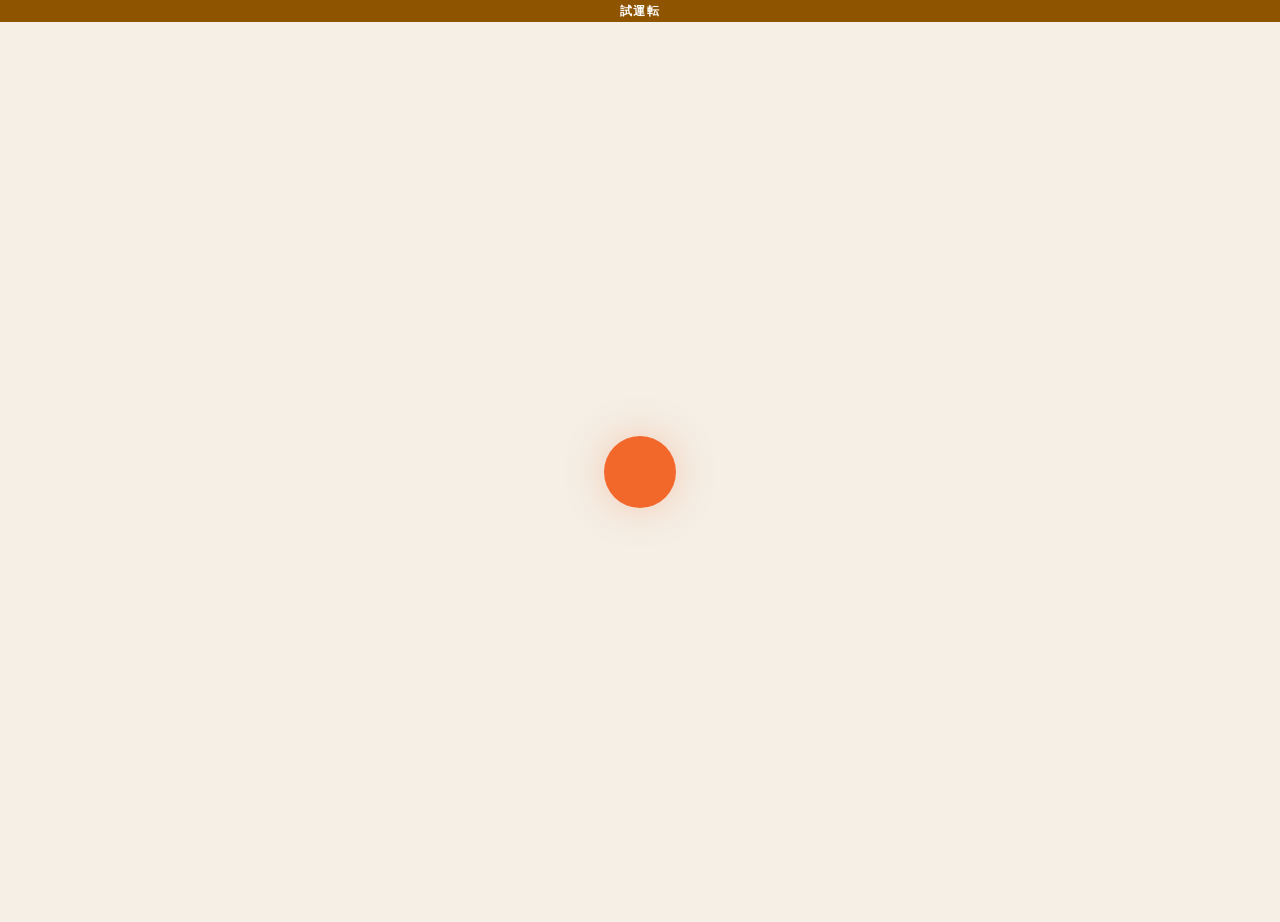
<file: checkin-trial/index.html>
<!doctype html>
<html lang="ja">
<head>
  <meta charset="utf-8">
  <meta name="viewport" content="width=device-width, initial-scale=1, viewport-fit=cover">
  <meta name="theme-color" content="#F5EFE6" media="(prefers-color-scheme: light)">
  <meta name="theme-color" content="#121010" media="(prefers-color-scheme: dark)">
  <meta name="format-detection" content="telephone=no">
  <title>SoL チェックイン</title>
  <link rel="icon" href="assets/logo-192.png">
  <link rel="apple-touch-icon" href="assets/logo-192.png">
  <link rel="preload" href="assets/logo-192.png" as="image">
  <link rel="stylesheet" href="assets/app.css?v=202611171502">
  <script src="config.js?v=202611171502"></script>
  <script async src="https://static.line-scdn.net/liff/edge/2/sdk.js"></script>
  <style>
    /* first paint before any script: the same splash the app shows while it works */
    .boot { min-height: 100dvh; display: grid; place-items: center; }
    .boot-orb { width: 72px; height: 72px; border-radius: 50%; background: var(--brand); box-shadow: 0 0 40px var(--brand-glow); animation: breathe 1.6s ease-in-out infinite; }
  </style>
</head>
<body>
  <div id="root"><div class="boot" aria-label="読み込み中"><div class="boot-orb"></div></div></div>
  <noscript><p style="padding:24px">このページを使うには JavaScript を有効にしてください。</p></noscript>
  <script type="module" src="js/main-member.202611171502.js"></script>
</body>
</html>
</file>
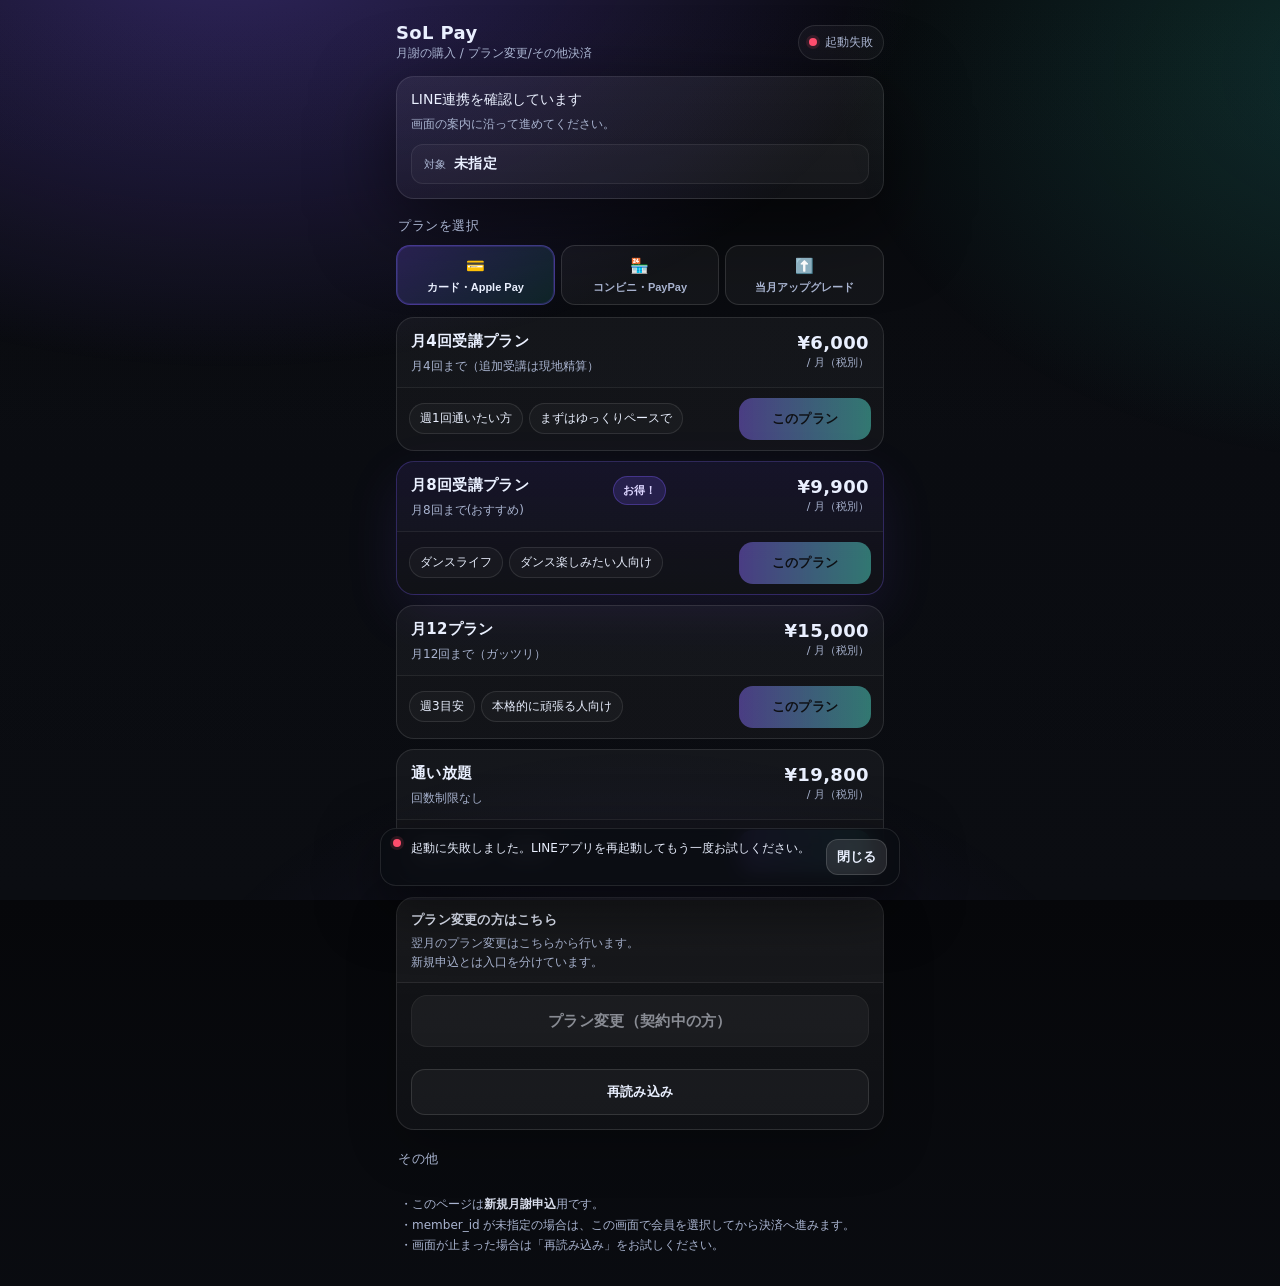
<file: sol-pay/index.html>
<!doctype html>
<html lang="ja">
<head>
  <meta charset="utf-8" />
  <meta name="viewport" content="width=device-width,initial-scale=1,viewport-fit=cover" />
  <title>SoL Pay（月謝）</title>
  <script src="https://static.line-scdn.net/liff/edge/2/sdk.js"></script>

  <style>
    :root{
      --bg0:#06070a; --bg1:#0b0d12;
      --card: rgba(255,255,255,.06);
      --card2: rgba(255,255,255,.035);
      --line: rgba(255,255,255,.10);
      --text:#eaf0ff; --muted:#a9b4d0;
      --accent:#7c5cff; --accent2:#2dd4bf;
      --ok:#22c55e; --warn:#f59e0b; --bad:#ff4d6d;
      --r: 18px;
      --shadow: 0 24px 80px rgba(0,0,0,.55);
    }
    *{ box-sizing:border-box; }
    html,body{ height:100%; }
    body{
      margin:0;
      min-height:100svh;
      position: relative;
      overflow-x: hidden;
      font-family: system-ui, -apple-system, "Hiragino Sans", "Noto Sans JP", sans-serif;
      background: linear-gradient(180deg, #06070a 0%, #0a0c11 48%, #0b0d12 100%);
      color: var(--text);
    }

    body::before,
    body::after{
      content:"";
      position: fixed;
      inset: 0;
      pointer-events:none;
      z-index: 0;
    }

    body::before{
      background:
        radial-gradient(1200px 760px at 18% -8%, rgba(124,92,255,.34), transparent 58%),
        radial-gradient(980px 700px at 108% 8%, rgba(45,212,191,.18), transparent 56%),
        radial-gradient(760px 520px at 50% 120%, rgba(124,92,255,.10), transparent 64%);
    }

    body::after{
      background:
        linear-gradient(180deg, rgba(255,255,255,.015), rgba(255,255,255,0));
      opacity: .75;
    }

    .wrap{
      position: relative;
      z-index: 1;
      max-width: 520px;
      margin: 0 auto;
      padding: 16px 16px 28px;
      padding-bottom: calc(28px + env(safe-area-inset-bottom));
    }

    .wrap{
      max-width: 520px;
      margin: 0 auto;
      padding: 16px 16px 28px;
      padding-bottom: calc(28px + env(safe-area-inset-bottom));
    }

    header{
      display:flex;
      align-items:center;
      justify-content:space-between;
      gap:12px;
      margin-top: 6px;
    }
    .brand{ display:flex; flex-direction:column; gap:2px; }
    .brand h1{ font-size: 18px; margin:0; letter-spacing:.02em; }
    .brand .sub{ font-size:12px; color: var(--muted); }

    .pill{
      display:inline-flex;
      align-items:center;
      gap:8px;
      padding: 8px 10px;
      border: 1px solid var(--line);
      background: rgba(255,255,255,.03);
      border-radius: 999px;
      font-size: 12px;
      color: var(--muted);
      white-space: nowrap;
    }
    .dot{
      width:8px; height:8px; border-radius:999px;
      background: rgba(255,255,255,.35);
      box-shadow: 0 0 0 3px rgba(255,255,255,.05);
    }
    .dot.ok{ background: var(--ok); box-shadow: 0 0 0 3px rgba(34,197,94,.14); }
    .dot.warn{ background: var(--warn); box-shadow: 0 0 0 3px rgba(245,158,11,.14); }
    .dot.bad{ background: var(--bad); box-shadow: 0 0 0 3px rgba(255,77,109,.14); }

    .hero{
      margin-top: 14px;
      border: 1px solid var(--line);
      background: linear-gradient(180deg, rgba(255,255,255,.06), rgba(255,255,255,.03));
      border-radius: var(--r);
      padding: 14px 14px;
      box-shadow: var(--shadow);
    }
    .hero .row{ display:flex; flex-direction:column; gap:10px; }
    .hero .title{ font-size: 14px; margin:0; color: var(--text); }
    .hero .desc{ margin:6px 0 0; font-size: 12px; color: var(--muted); line-height: 1.6; }

    /* ★ 対象会員情報エリア：横並びカード */
    .kv{
      display: flex;
      flex-direction: row;
      align-items: center;
      flex-wrap: wrap;
      gap: 8px;
      padding: 10px 12px;
      border: 1px solid rgba(255,255,255,.08);
      border-radius: 12px;
      background: rgba(255,255,255,.03);
    }
    .kv .label{
      font-size: 11px;
      color: var(--muted);
      white-space: nowrap;
    }
    .kv .value{
      font-size: 14px;
      font-weight: 700;
      letter-spacing:.02em;
      white-space: nowrap;
    }
    .kv-divider{
      width: 1px; height: 16px;
      background: rgba(255,255,255,.12);
      flex-shrink: 0;
    }

    .chip{
      display:inline-flex;
      align-items:center;
      gap:6px;
      padding: 6px 10px;
      border: 1px solid var(--line);
      border-radius: 999px;
      background: rgba(255,255,255,.03);
      color: var(--text);
      font-size: 12px;
    }
    .chip b{ font-weight:700; }

    .sectionTitle{
      margin: 18px 2px 10px;
      font-size: 13px;
      color: var(--muted);
      letter-spacing:.04em;
    }

    .grid{ display:grid; grid-template-columns: 1fr; gap: 10px; }

    .plan{
      border: 1px solid var(--line);
      border-radius: var(--r);
      background: rgba(255,255,255,.045);
      overflow:hidden;
    }
    .plan .top{
      padding: 14px 14px 12px;
      display:flex;
      justify-content:space-between;
      align-items:flex-start;
      gap: 12px;
    }
    .plan h3{ margin:0; font-size: 15px; letter-spacing:.02em; }
    .plan .meta{ margin-top: 6px; font-size: 12px; color: var(--muted); line-height: 1.5; }

    .price{ text-align:right; min-width: 118px; }
    .price .yen{ font-size: 18px; font-weight: 800; letter-spacing:.02em; }
    .price .per{ font-size: 11px; color: var(--muted); margin-top: 2px; }

    .plan .bottom{
      border-top: 1px solid rgba(255,255,255,.08);
      padding: 10px 12px;
      display:flex;
      align-items:center;
      justify-content:space-between;
      gap:10px;
      background: rgba(0,0,0,.12);
    }
    .plan.recommended{
      border-color: rgba(124,92,255,.28);
      box-shadow: 0 18px 54px rgba(124,92,255,.10);
      background: linear-gradient(180deg, rgba(124,92,255,.10), rgba(255,255,255,.035));
    }

    .badgeReco{
      display:inline-flex;
      align-items:center;
      gap:6px;
      padding: 6px 9px;
      border-radius: 999px;
      background: rgba(124,92,255,.18);
      border: 1px solid rgba(124,92,255,.34);
      font-size: 11px;
      font-weight: 900;
      color: #ddd6ff;
      white-space: nowrap;
    }

    .tags{ display:flex; flex-wrap:wrap; gap: 6px; }

    .btn{
      appearance:none;
      border: 0;
      border-radius: 14px;
      padding: 12px 14px;
      font-weight: 800;
      letter-spacing:.02em;
      cursor:pointer;
      color: #0b0d12;
      background: linear-gradient(90deg, var(--accent), var(--accent2));
      box-shadow: 0 18px 50px rgba(124,92,255,.25);
      min-width: 132px;
      display:inline-flex;
      align-items:center;
      justify-content:center;
      gap: 10px;
      user-select:none;
    }
    .btn:disabled{
      cursor:not-allowed;
      opacity: .55;
      filter: grayscale(.25);
      box-shadow:none;
    }
    .btn.secondary{
      background: rgba(255,255,255,.08);
      color: var(--text);
      border: 1px solid var(--line);
      box-shadow:none;
    }
    .spinner{
      width:16px; height:16px;
      border-radius:999px;
      border:2px solid rgba(255,255,255,.35);
      border-top-color: rgba(255,255,255,.95);
      animation: spin 1s linear infinite;
    }
    @keyframes spin { to { transform: rotate(360deg); } }

    .foot{
      margin-top: 16px;
      color: var(--muted);
      font-size: 12px;
      line-height: 1.7;
      padding: 2px 4px;
    }

    /* Toast */
    .toast{
      position: fixed;
      left: 50%;
      transform: translateX(-50%);
      bottom: calc(14px + env(safe-area-inset-bottom));
      width: calc(100% - 24px);
      max-width: 520px;
      border: 1px solid var(--line);
      background: rgba(10,12,18,.86);
      backdrop-filter: blur(10px);
      border-radius: 16px;
      padding: 10px 12px;
      display:none;
      box-shadow: 0 18px 60px rgba(0,0,0,.55);
      z-index: 50;
    }
    .toast .trow{ display:flex; align-items:flex-start; gap:10px; }
    .toast .tmsg{
      font-size: 12px;
      color: var(--text);
      line-height: 1.5;
      flex: 1;
      white-space: pre-wrap;
    }
    .toast .tbtn{
      appearance:none; border:0;
      background: rgba(255,255,255,.10);
      color: var(--text);
      border: 1px solid rgba(255,255,255,.14);
      border-radius: 12px;
      padding: 8px 10px;
      font-weight: 700;
      cursor:pointer;
    }

    /* Picker (member select) */
    .picker{
      margin-top: 10px;
      border: 1px solid var(--line);
      background: rgba(255,255,255,.05);
      border-radius: var(--r);
      overflow:hidden;
      box-shadow: 0 18px 50px rgba(0,0,0,.25);
    }
    .picker .ph{
      padding: 12px 12px 10px;
      border-bottom: 1px solid rgba(255,255,255,.08);
      background: rgba(0,0,0,.10);
    }
    .picker .pt{ font-size: 13px; font-weight: 800; }
    .picker .pd{ margin-top: 6px; font-size: 12px; color: var(--muted); line-height: 1.6; }
    .picker .list{
      display:flex;
      flex-direction:column;
    }
    .pickBtn{
      appearance:none;
      border:0;
      border-top: 1px solid rgba(255,255,255,.08);
      background: transparent;
      color: var(--text);
      padding: 12px 12px;
      text-align:left;
      cursor:pointer;
    }
    .pickBtn:first-child{ border-top:0; }
    .pickBtn:hover{ background: rgba(255,255,255,.04); }
    .pickName{ font-weight: 800; font-size: 14px; }
    .pickSub{ margin-top: 4px; font-size: 11px; color: var(--muted); }

    /* ★ 電話番号入力エリア（テーマ統一・スマホ対応） */
    .phoneLinkBox{
      margin-top: 10px;
      border: 1px solid var(--line);
      background: rgba(255,255,255,.05);
      border-radius: var(--r);
      box-shadow: 0 18px 50px rgba(0,0,0,.25);
      padding: 14px 14px 16px;
    }
    .phoneLinkLead{
      font-size: 12px;
      color: var(--muted);
      margin-bottom: 12px;
      line-height: 1.6;
    }
    .phoneLinkRow{
      display: flex;
      gap: 8px;
      align-items: stretch;
    }
    .phoneLinkInput{
      flex: 1;
      min-width: 0;
      background: rgba(255,255,255,.07);
      border: 1px solid rgba(255,255,255,.14);
      border-radius: 12px;
      color: var(--text);
      font-size: 16px;
      padding: 12px 14px;
      outline: none;
      -webkit-appearance: none;
      transition: border-color .15s;
    }
    .phoneLinkInput::placeholder{ color: var(--muted); opacity: 1; }
    .phoneLinkInput:focus{ border-color: var(--accent); box-shadow: 0 0 0 2px rgba(124,92,255,.25); }
    .phoneLinkBtn{
      flex-shrink: 0;
      appearance: none;
      -webkit-appearance: none;
      border: none;
      border-radius: 12px;
      background: var(--accent);
      color: #fff;
      font-size: 14px;
      font-weight: 700;
      padding: 12px 18px;
      cursor: pointer;
      white-space: nowrap;
      transition: opacity .15s;
      touch-action: manipulation;
    }
    .phoneLinkBtn:hover{ opacity: .85; }
    .phoneLinkBtn:active{ opacity: .70; }

    /* ★ 選択済み会員名：kvカード内インライン表示 */
    .memberNameInline{
      display: none;
      align-items: center;
      gap: 5px;
      color: var(--text);
    }

    .actionCard{
      margin-top: 14px;
      border: 1px solid rgba(255,255,255,.10);
      border-radius: var(--r);
      background: linear-gradient(180deg, rgba(255,255,255,.055), rgba(255,255,255,.03));
      box-shadow: 0 18px 50px rgba(0,0,0,.22);
      overflow: hidden;
    }
    .actionCardHead{
      padding: 13px 14px 10px;
      border-bottom: 1px solid rgba(255,255,255,.08);
      background: rgba(255,255,255,.02);
    }
    .actionCardHead .ttl{
      font-size: 13px;
      font-weight: 900;
      letter-spacing: .02em;
    }
    .actionCardHead .sub{
      margin-top: 5px;
      font-size: 12px;
      color: var(--muted);
      line-height: 1.6;
    }
    .actionCardBody{
      padding: 12px 14px 14px;
      display: grid;
      gap: 10px;
    }

    .btn.portalBtn{
      width: 100%;
      min-height: 52px;
      border-radius: 16px;
      font-size: 15px;
      font-weight: 900;
      justify-content: center;
    }

    .subActionRow{
      display: grid;
      grid-template-columns: 1fr;
      gap: 10px;
      margin-top: 12px;
    }

    .btn.ghost{
      width: 100%;
      min-height: 46px;
      background: rgba(255,255,255,.04);
      color: var(--text);
      border: 1px solid rgba(255,255,255,.12);
      box-shadow: none;
    }

    .foot{
      margin-top: 14px;
      color: var(--muted);
      font-size: 12px;
      line-height: 1.7;
      padding: 2px 4px;
    }

    .foot strong{
      color: rgba(234,240,255,.92);
      font-weight: 800;
    }

    @media (max-width: 460px){
      .plan .bottom{
        flex-direction: column;
        align-items: stretch;
      }
      .tags{
        width: 100%;
      }
      .btn{
        width: 100%;
        min-width: 0;
      }
      .price{
        min-width: 104px;
      }
    }

    @media (max-width: 360px){
      .price{ min-width: 100px; }
      .btn{ min-width: 120px; }
    }

    /* ★タブ切り替え（月謝選択） */
    .planTabs{
      display: grid;
      grid-template-columns: repeat(3, minmax(0, 1fr));
      gap: 6px;
      margin-bottom: 12px;
    }
    
    .planTab{
      min-width: 0;
      appearance: none;
      border: 1px solid rgba(255,255,255,.12);
      border-radius: 14px;
      background: rgba(255,255,255,.04);
      color: var(--muted);
      font-size: 11px;
      font-weight: 700;
      padding: 10px 6px;
      cursor: pointer;
      display: flex;
      flex-direction: column;
      align-items: center;
      justify-content: center;
      gap: 4px;
      transition: all .2s;
      white-space: normal;
      text-align: center;
      line-height: 1.3;
      min-height: 58px;
      overflow-wrap: anywhere;
      word-break: keep-all;
    }
    .planTab.active{
      background: linear-gradient(135deg, rgba(124,92,255,.22), rgba(45,212,191,.12));
      border-color: rgba(124,92,255,.40);
      color: var(--text);
      box-shadow: 0 0 0 1px rgba(124,92,255,.18) inset;
    }
    .planTabIcon{ font-size: 15px; }
    .switchMemberBtn{
      appearance: none;
      border: 1px solid rgba(255,255,255,.18);
      border-radius: 20px;
      background: rgba(255,255,255,.05);
      color: var(--muted);
      font-size: 12px;
      padding: 7px 18px;
      cursor: pointer;
      transition: all .2s;
    }
    .switchMemberBtn:hover{ background: rgba(255,255,255,.10); color: var(--fg); }

    /* ★ 決済履歴ボタン */
    .historyBtn{
      appearance: none; -webkit-appearance: none;
      border: 1px solid rgba(255,255,255,.15);
      border-radius: 999px;
      background: transparent;
      color: var(--muted);
      font-size: 12px;
      padding: 6px 16px;
      cursor: pointer;
      transition: border-color .15s, color .15s;
      touch-action: manipulation;
    }
    .historyBtn:hover{ border-color: rgba(255,255,255,.35); color: var(--text); }

    /* ★★ ローディングオーバーレイ */
    .solOverlay{
      position: fixed;
      inset: 0;
      z-index: 200;
      display: flex;
      flex-direction: column;
      align-items: center;
      justify-content: center;
      gap: 20px;
      background: rgba(6, 7, 10, 0.82);
      backdrop-filter: blur(8px);
      -webkit-backdrop-filter: blur(8px);
      opacity: 0;
      pointer-events: none;
      transition: opacity 0.2s ease;
    }
    .solOverlay.active{
      opacity: 1;
      pointer-events: all;
    }
    /* SoL ロゴ */
    .solOverlay-logo{
      font-family: system-ui, -apple-system, "Hiragino Sans", "Noto Sans JP", sans-serif;
      font-size: 38px;
      font-weight: 900;
      letter-spacing: .08em;
      color: #fff;
      /* グラデーション文字 */
      background: linear-gradient(135deg, #a78bfa 0%, #2dd4bf 100%);
      -webkit-background-clip: text;
      -webkit-text-fill-color: transparent;
      background-clip: text;
    }
    /* スピナーリング */
    .solOverlay-spinner{
      position: relative;
      width: 52px;
      height: 52px;
    }
    .solOverlay-ring{
      position: absolute;
      inset: 0;
      border-radius: 50%;
      border: 3px solid transparent;
      animation: solSpin 1.2s cubic-bezier(0.4, 0, 0.2, 1) infinite;
    }
    .solOverlay-ring:nth-child(1){
      border-top-color: #7c5cff;
      animation-delay: 0s;
    }
    .solOverlay-ring:nth-child(2){
      border-right-color: #2dd4bf;
      animation-delay: -0.4s;
      inset: 6px;
    }
    .solOverlay-ring:nth-child(3){
      border-bottom-color: rgba(124,92,255,0.4);
      animation-delay: -0.8s;
      inset: 12px;
    }
    @keyframes solSpin{
      0%   { transform: rotate(0deg); }
      100% { transform: rotate(360deg); }
    }
    /* 読み込み中テキスト */
    .solOverlay-label{
      font-size: 13px;
      color: rgba(255,255,255,0.55);
      letter-spacing: .1em;
      animation: solPulse 1.6s ease-in-out infinite;
    }
    @keyframes solPulse{
      0%, 100% { opacity: 0.4; }
      50%       { opacity: 1;   }
    }

    /* ★ モーダル */
    .historyModal{
      position: fixed; inset: 0; z-index: 100;
      display: flex; flex-direction: column;
      background: rgba(0,0,0,.7);
      backdrop-filter: blur(6px);
    }
    .historySheet{
      margin-top: auto;
      background: #0e1017;
      border-top: 1px solid rgba(255,255,255,.10);
      border-radius: 24px 24px 0 0;
      max-height: 80svh;
      display: flex; flex-direction: column;
      padding-bottom: env(safe-area-inset-bottom);
    }
    .historyHeader{
      display: flex; align-items: center; justify-content: space-between;
      padding: 18px 20px 12px;
      border-bottom: 1px solid rgba(255,255,255,.07);
    }
    .historyHeader h2{ margin: 0; font-size: 16px; font-weight: 800; }
    .historyClose{
      appearance: none; -webkit-appearance: none;
      border: none; background: rgba(255,255,255,.08);
      color: var(--text); border-radius: 50%;
      width: 30px; height: 30px;
      font-size: 16px; cursor: pointer; line-height: 30px; text-align: center;
    }
    .historyBody{
      overflow-y: auto; flex: 1;
      padding: 8px 16px 24px;
      -webkit-overflow-scrolling: touch;
    }
    .historyEmpty{
      text-align: center; color: var(--muted);
      padding: 40px 0; font-size: 13px;
    }
    .historyItem{
      border-bottom: 1px solid rgba(255,255,255,.06);
      padding: 14px 2px;
      display: flex; flex-direction: column; gap: 6px;
    }
    .historyItem:last-child{ border-bottom: none; }
    .historyItemTop{
      display: flex; align-items: center; justify-content: space-between; gap: 8px;
    }
    .historyItemName{ font-size: 14px; font-weight: 700; flex: 1; }
    .historyItemAmount{ font-size: 14px; font-weight: 800; white-space: nowrap; }
    .historyItemMeta{
      display: flex; align-items: center; gap: 8px; flex-wrap: wrap;
    }
    .historyItemDate{ font-size: 11px; color: var(--muted); }
    .historyItemMethod{ font-size: 11px; color: var(--muted); }
    .receiptBtn{
      appearance: none; -webkit-appearance: none;
      border: 1px solid rgba(45,212,191,.4);
      border-radius: 999px;
      background: rgba(45,212,191,.08);
      color: #2dd4bf;
      font-size: 13px;
      font-weight: 600;
      padding: 7px 18px;
      cursor: pointer;
      touch-action: manipulation;
      transition: background .15s;
      min-height: 36px;
    }
    .receiptBtn:hover{ background: rgba(45,212,191,.18); }
    .receiptBtn:disabled{ opacity: .5; cursor: default; }
    .historyLoading{
      text-align: center; color: var(--muted);
      padding: 40px 0; font-size: 13px;
    }
    .planPanel{ animation: fadeIn .18s ease; }
    @keyframes fadeIn{ from{opacity:0;transform:translateY(4px)} to{opacity:1;transform:none} }

    /* ★手動月謝パネル専用スタイル */
    .manualNote{
      display: flex;
      gap: 10px;
      align-items: flex-start;
      background: rgba(245,158,11,.08);
      border: 1px solid rgba(245,158,11,.22);
      border-radius: 14px;
      padding: 12px 14px;
      margin-bottom: 12px;
    }
    .manualNoteIcon{ font-size: 18px; flex-shrink: 0; margin-top: 1px; }
    .manualNoteTitle{
      font-size: 13px;
      font-weight: 800;
      color: rgba(251,191,36,.95);
      margin-bottom: 4px;
    }
    .manualNoteDesc{
      font-size: 12px;
      color: rgba(245,158,11,.75);
      line-height: 1.6;
    }
    .manualNoteDesc strong{
      color: rgba(251,191,36,.90);
      font-weight: 800;
    }
    .planManual{
      border-color: rgba(255,255,255,.07);
      background: rgba(255,255,255,.025);
      opacity: 0.92;
    }
    .chipManual{
      background: rgba(245,158,11,.08);
      border-color: rgba(245,158,11,.20);
      color: rgba(251,191,36,.80);
    }
    .btnManual{
      background: rgba(255,255,255,.10);
      color: var(--text);
      border: 1px solid rgba(255,255,255,.16);
      box-shadow: none;
      font-weight: 700;
    }
    .btnManual:hover:not(:disabled){
      background: rgba(255,255,255,.15);
    }

    /* ===================================================
       ★ 案内ポップアップ（初回登録・家族のスマホ追加・エラー案内）
       =================================================== */
    .guideModal{
      position: fixed; inset: 0; z-index: 150;
      display: none; align-items: center; justify-content: center;
      padding: 18px;
      background: rgba(0,0,0,.72);
      backdrop-filter: blur(8px); -webkit-backdrop-filter: blur(8px);
    }
    .guideModal.show{ display: flex; animation: fadeIn .18s ease; }
    .guideCard{
      width: min(460px, 100%);
      max-height: 88svh;
      overflow-y: auto;
      -webkit-overflow-scrolling: touch;
      background: linear-gradient(180deg, #141821, #0d1016);
      border: 1px solid rgba(255,255,255,.14);
      border-radius: 22px;
      box-shadow: 0 24px 80px rgba(0,0,0,.7);
      padding: 22px 18px 18px;
    }
    .guideIcon{
      width: 52px; height: 52px; margin: 0 auto 12px;
      border-radius: 16px;
      display: flex; align-items: center; justify-content: center;
      font-size: 26px;
      background: linear-gradient(135deg, rgba(124,92,255,.85), rgba(45,212,191,.85));
      box-shadow: 0 14px 36px rgba(124,92,255,.30);
    }
    .guideIcon.warn{ background: linear-gradient(135deg, rgba(245,158,11,.85), rgba(255,77,109,.75)); box-shadow: 0 14px 36px rgba(245,158,11,.25); }
    .guideTitle{ text-align: center; font-size: 17px; font-weight: 900; margin-bottom: 10px; line-height: 1.45; }
    .guideBody{ font-size: 13px; color: rgba(234,240,255,.92); line-height: 1.7; }
    .guideBody p{ margin: 0 0 10px; }
    .guideBody b{ color: #fff; }
    .guideSteps{ margin: 4px 0 10px; padding: 0; list-style: none; counter-reset: gs; }
    .guideSteps li{
      position: relative;
      padding: 10px 12px 10px 42px;
      margin-bottom: 8px;
      border: 1px solid rgba(255,255,255,.08);
      border-radius: 12px;
      background: rgba(255,255,255,.035);
      counter-increment: gs;
    }
    .guideSteps li::before{
      content: counter(gs);
      position: absolute; left: 12px; top: 11px;
      width: 20px; height: 20px; border-radius: 50%;
      background: rgba(124,92,255,.40); color: #fff;
      font-size: 11px; font-weight: 800;
      display: flex; align-items: center; justify-content: center;
    }
    .guideSteps li small{ display: block; margin-top: 3px; font-size: 11px; color: var(--muted); line-height: 1.55; }
    .guideNote{ font-size: 11px; color: var(--muted); line-height: 1.6; margin-top: 4px; }
    .guideActions{ display: flex; flex-direction: column; gap: 8px; margin-top: 16px; }
    /* ★ 月謝の対象月（今月分／来月分）の選択 2026-10-29 */
    .monthPick{ display: flex; flex-direction: column; gap: 10px; margin-top: 4px; }
    .monthOpt{
      appearance: none; -webkit-appearance: none;
      width: 100%; text-align: left;
      border-radius: 16px; padding: 14px 14px 13px;
      border: 1px solid rgba(255,255,255,.16);
      background: rgba(255,255,255,.05);
      color: var(--text); cursor: pointer; touch-action: manipulation;
      font-family: inherit;
    }
    .monthOpt.reco{ border-color: rgba(45,212,191,.75); background: rgba(45,212,191,.10); }
    .monthOpt:disabled{ opacity: .5; cursor: default; }
    .monthOptHead{ display: flex; align-items: center; gap: 8px; flex-wrap: wrap; font-size: 16px; font-weight: 900; }
    .monthOptBadge{ font-size: 11px; font-weight: 800; padding: 2px 9px; border-radius: 999px; background: linear-gradient(135deg, var(--accent), var(--accent2)); color: #0b0d12; }
    .monthOptDesc{ margin-top: 6px; font-size: 12.5px; line-height: 1.6; color: rgba(234,240,255,.88); }
    .monthOptWarn{ margin-top: 6px; font-size: 12px; line-height: 1.55; color: #fbbf24; font-weight: 700; }
    .monthPickPlan{ text-align: center; font-size: 13px; color: var(--muted); margin: -2px 0 10px; }
    .guideBtn{
      appearance: none; -webkit-appearance: none;
      border: 0; border-radius: 14px;
      padding: 13px 14px;
      font-size: 14px; font-weight: 800;
      cursor: pointer; touch-action: manipulation;
      background: linear-gradient(135deg, var(--accent), var(--accent2));
      color: #0b0d12;
    }
    .guideBtn.ghost{ background: rgba(255,255,255,.07); color: var(--text); border: 1px solid rgba(255,255,255,.16); }
    .guideBtn.text{ background: transparent; color: var(--muted); font-weight: 600; padding: 8px; }
    .guideBtn:disabled{ opacity: .55; cursor: default; }
    .inviteCodeBox{
      margin: 6px 0 6px;
      text-align: center;
      font-size: 34px; font-weight: 900;
      letter-spacing: .28em;
      padding: 14px 8px 14px 18px;
      border-radius: 16px;
      border: 2px dashed rgba(45,212,191,.55);
      background: rgba(45,212,191,.07);
      color: #e6fffb;
      font-variant-numeric: tabular-nums;
      user-select: all; -webkit-user-select: all;
    }
    .inviteExpire{ text-align: center; font-size: 12px; color: var(--muted); margin-bottom: 10px; }
    .codeInput{
      width: 100%;
      text-align: center;
      font-size: 26px; font-weight: 800;
      letter-spacing: .3em;
      padding: 14px 10px;
      border-radius: 14px;
      border: 2px solid rgba(124,92,255,.55);
      background: rgba(255,255,255,.05);
      color: var(--text);
      outline: none;
      -webkit-appearance: none;
    }
    .codeInput:focus{ border-color: var(--accent); box-shadow: 0 0 0 4px rgba(124,92,255,.20); }
    .codeInput::placeholder{ color: rgba(169,180,208,.45); letter-spacing: .2em; }
    .guideErr{ display: none; margin-top: 8px; text-align: center; font-size: 12px; font-weight: 700; color: #ffd3dc; }
    .guideErr.show{ display: block; }
    .phoneLinkAlt{
      display: block; width: 100%;
      margin-top: 10px;
      appearance: none; -webkit-appearance: none;
      border: 1px dashed rgba(45,212,191,.40);
      border-radius: 12px;
      background: rgba(45,212,191,.05);
      color: #9ff3e6;
      font-size: 12px; font-weight: 700;
      padding: 10px 12px;
      cursor: pointer; touch-action: manipulation;
    }
    .phoneLinkAlt:active{ opacity: .75; }
  </style>
</head>

<body>

    <!-- ★★ ローディングオーバーレイ -->
    <div id="solOverlay" class="solOverlay" aria-live="polite" aria-label="読み込み中">
      <div class="solOverlay-logo">SoL</div>
      <div class="solOverlay-spinner">
        <div class="solOverlay-ring"></div>
        <div class="solOverlay-ring"></div>
        <div class="solOverlay-ring"></div>
      </div>
      <div class="solOverlay-label">読み込み中</div>
    </div>

  <div class="wrap">
    <header>
      <div class="brand">
        <h1>SoL Pay</h1>
        <div class="sub">月謝の購入 / プラン変更/その他決済</div>
      </div>

      <div id="statePill" class="pill">
        <span id="stateDot" class="dot warn"></span>
        <span id="stateText">起動中…</span>
      </div>
    </header>

    <section class="hero">
      <div class="row">
        <div>
          <p class="title" id="hello">LINE連携を確認しています</p>
          <p class="desc" id="desc">
            画面の案内に沿って進めてください。
          </p>
        </div>

        <!-- ★ 対象会員情報：横並びカード -->
        <div class="kv">
          <div class="label">対象</div>
          <div class="value" id="targetName">未選択</div>
          <div class="kv-divider" id="memberChipDivider" style="display:none;"></div>
          <div class="chip" id="memberChip" style="display:none;">
            <span style="color:var(--muted);font-size:10px;">ID</span>
            <b id="memberIdShort"></b>
          </div>
          <div class="kv-divider" id="memberNameDivider" style="display:none;"></div>
          <div class="memberNameInline" id="memberNameBadge" style="display:none;">
            <span style="font-size:13px;">👤</span>
            <span id="memberNameText" style="font-size:13px;font-weight:700;"></span>
          </div>
        </div>
      </div>
    </section>

    <!-- ★ member選択（member_id無しの時だけ表示） -->
    <div id="memberPicker" class="picker" style="display:none;">
      <div class="ph">
        <div class="pt">会員を選択</div>
        <div class="pd">同じLINEで複数の会員が登録されています。決済する会員を選んでください。</div>
      </div>
      <div class="list" id="memberList"></div>
    </div>
    <!-- 初回紐付け（電話番号入力） -->
    <div id="phoneLinkArea" class="phoneLinkBox" style="display:none;">
      <div class="phoneLinkLead">
        初回のみ、<b>会員登録時の電話番号</b>（ハイフンなし）で会員を検索します。<br>
        お子さまの会員は、保護者様の番号で登録されている場合があります。
      </div>

      <div class="phoneLinkRow">
        <input id="linkPhoneInput"
          class="phoneLinkInput"
          type="tel"
          inputmode="numeric"
          placeholder="08012345678" />

        <button id="linkPhoneBtn"
          class="phoneLinkBtn"
          type="button"
          onclick="linkByPhoneStart()">
          会員検索
        </button>
      </div>

      <!-- ★ 認証コードで照合（電話番号で照合できなかった後にだけ表示） -->
      <button class="phoneLinkAlt" id="phoneLinkAlt" type="button" onclick="openRedeemCode_()" style="display:none;">
        🔑 電話番号で照合できない場合は「認証コード」で照合
      </button>
    </div>


    <!-- ★ 別の会員 / 決済履歴 ボタン（横並び） -->
    <div id="memberActionArea" style="display:none; margin-top:10px; margin-bottom:14px; display:none; flex-direction:row; justify-content:center; gap:10px; flex-wrap:wrap;">
      <button class="switchMemberBtn" id="switchMemberArea" onclick="switchToOtherMember()">
        別の会員として支払う
      </button>
      <button class="historyBtn" id="historyBtnArea" onclick="openPaymentHistory()">
        🧾 決済履歴を確認する
      </button>
      <button class="historyBtn" id="familyAddBtn" onclick="openFamilyInvite_()">
        👨‍👩‍👧 家族のスマホを追加
      </button>
    </div>

    <!-- ★ 案内ポップアップ（共通） -->
    <div id="guideModal" class="guideModal" role="dialog" aria-modal="true" aria-labelledby="guideTitle">
      <div class="guideCard">
        <div class="guideIcon" id="guideIcon">📱</div>
        <div class="guideTitle" id="guideTitle"></div>
        <div class="guideBody" id="guideBody"></div>
        <div class="guideActions" id="guideActions"></div>
      </div>
    </div>

    <!-- ★ 決済履歴モーダル -->
    <div id="historyModal" class="historyModal" style="display:none;" onclick="onHistoryModalBgClick(event)">
      <div class="historySheet" onclick="event.stopPropagation()">
        <div class="historyHeader">
          <h2>決済履歴</h2>
          <button class="historyClose" onclick="closePaymentHistory()">✕</button>
        </div>
        <div class="historyBody" id="historyBody">
          <div class="historyLoading">読み込み中…</div>
        </div>
      </div>
    </div>

    <div class="sectionTitle">プランを選択</div>

    <!-- ★タブ切り替え -->
    <div class="planTabs">
      <button class="planTab active" id="tabCard" onclick="switchPlanTab('card')">
        <span class="planTabIcon">💳</span>カード・Apple Pay
      </button>
      <button class="planTab" id="tabManual" onclick="switchPlanTab('manual')">
        <span class="planTabIcon">🏪</span>コンビニ・PayPay
      </button>
      <button class="planTab" id="tabUpgrade" onclick="switchPlanTab('upgrade')">
        <span class="planTabIcon">⬆️</span>当月アップグレード
      </button>
    </div>

    <!-- タブ1：通常月謝（サブスク） -->
    <div id="planPanelCard" class="planPanel">
      <div class="grid" id="plans">
        <!-- 月4 -->
        <div class="plan">
          <div class="top">
            <div>
              <h3>月4回受講プラン</h3>
              <div class="meta">月4回まで（追加受講は現地精算）</div>
            </div>
            <div class="price">
              <div class="yen">¥6,000</div>
              <div class="per">/ 月（税別）</div>
            </div>
          </div>
          <div class="bottom">
            <div class="tags">
              <span class="chip">週1回通いたい方</span>
              <span class="chip">まずはゆっくりペースで</span>
            </div>
            <button class="btn" data-plan="month4" onclick="startPay('month4')">
              <span>このプラン</span>
            </button>
          </div>
        </div>

        <!-- 月8 -->
        <div class="plan recommended">
          <div class="top">
            <div>
              <h3>月8回受講プラン</h3>
              <div class="meta">月8回まで(おすすめ)</div>
            </div>
            <div class="badgeReco">お得！</div>
            <div class="price">
              <div class="yen">¥9,900</div>
              <div class="per">/ 月（税別）</div>
            </div>
          </div>
          <div class="bottom">
            <div class="tags">
              <span class="chip">ダンスライフ</span>
              <span class="chip">ダンス楽しみたい人向け</span>
            </div>
            <button class="btn" data-plan="month8" onclick="startPay('month8')">
              <span>このプラン</span>
            </button>
          </div>
        </div>

        <!-- 月12 -->
        <div class="plan">
          <div class="top">
            <div>
              <h3>月12プラン</h3>
              <div class="meta">月12回まで（ガッツリ）</div>
            </div>
            <div class="price">
              <div class="yen">¥15,000</div>
              <div class="per">/ 月（税別）</div>
            </div>
          </div>
          <div class="bottom">
            <div class="tags">
              <span class="chip">週3目安</span>
              <span class="chip">本格的に頑張る人向け</span>
            </div>
            <button class="btn" data-plan="month12" onclick="startPay('month12')">
              <span>このプラン</span>
            </button>
          </div>
        </div>

        <!-- 通い放題 -->
        <div class="plan">
          <div class="top">
            <div>
              <h3>通い放題</h3>
              <div class="meta">回数制限なし</div>
            </div>
            <div class="price">
              <div class="yen">¥19,800</div>
              <div class="per">/ 月（税別）</div>
            </div>
          </div>
          <div class="bottom">
            <div class="tags">
              <span class="chip">最短で上達</span>
              <span class="chip">本気勢</span>
            </div>
            <button class="btn" data-plan="unlimited" onclick="startPay('unlimited')">
              <span>このプラン</span>
            </button>
          </div>
        </div>
      </div>
    </div>

    <!-- タブ2：手動月謝（コンビニ・PayPay） -->
    <div id="planPanelManual" class="planPanel" style="display:none;">
      <div class="manualNote">
        <span class="manualNoteIcon">⚠️</span>
        <div>
          <div class="manualNoteTitle">クレジットカードをお持ちでない方向け</div>
          <div class="manualNoteDesc">
            <strong>こちらは1か月分ずつの都度払い</strong>です（お支払いのときに「今月分」か「来月分」を選べます）。毎月手動でのお支払いが必要になります。可能であればカード・Apple Payタブからのお申し込みを推奨しています。<br><br>
          
            <strong>単発決済で月謝をお支払いいただく方へ</strong><br>
            クレジットカードの月額決済が利用できない方は、単発決済にて月謝をお支払いいただけます。<br>
            ただし、管理上は通常の月額会員と同じ扱いとなるため、以下の点にご注意ください。<br><br>
          
            ・翌月分をプラン変更／停止したい場合は、<strong>前月末日18:00までに公式LINEへご連絡</strong>をお願いいたします。<br>
            ・期限までにご連絡がない場合は、<strong>次月も継続として料金が発生</strong>します。<br>
            ・<strong>未払いの場合は月謝会員としてレッスンを受講できません。</strong><br>
            ・そのまま受講される場合は、<strong>都度払い料金でのお支払い</strong>となります。<br>
            ・<strong>現地での月謝精算には対応しておりません。</strong><br>
            ・これは会員管理・決済確認をシステムで行っているためであり、個別の例外対応ができない仕組みとなっております。<br>
            ・なお、決済の種類によって<strong>手数料が発生した場合はご本人様負担</strong>となります。
          </div>
        </div>
      </div>

      <div class="grid">
        <!-- 月4（手動） -->
        <div class="plan planManual">
          <div class="top">
            <div>
              <h3>月4回プラン</h3>
              <div class="meta">月4回まで・選んだ月のみ有効</div>
            </div>
            <div class="price">
              <div class="yen">¥6,000</div>
              <div class="per">/ 月（税別）</div>
            </div>
          </div>
          <div class="bottom">
            <div class="tags">
              <span class="chip chipManual">コンビニ払い</span>
              <span class="chip chipManual">PayPay</span>
            </div>
            <button class="btn btnManual" data-plan="month4_manual" onclick="startPay('month4_manual')">
              <span>このプランで支払う</span>
            </button>
          </div>
        </div>

        <!-- 月8（手動） -->
        <div class="plan planManual">
          <div class="top">
            <div>
              <h3>月8回プラン</h3>
              <div class="meta">月8回まで・選んだ月のみ有効</div>
            </div>
            <div class="price">
              <div class="yen">¥9,900</div>
              <div class="per">/ 月（税別）</div>
            </div>
          </div>
          <div class="bottom">
            <div class="tags">
              <span class="chip chipManual">コンビニ払い</span>
              <span class="chip chipManual">PayPay</span>
            </div>
            <button class="btn btnManual" data-plan="month8_manual" onclick="startPay('month8_manual')">
              <span>このプランで支払う</span>
            </button>
          </div>
        </div>

        <!-- 月12（手動） -->
        <div class="plan planManual">
          <div class="top">
            <div>
              <h3>月12回プラン</h3>
              <div class="meta">月12回まで・選んだ月のみ有効</div>
            </div>
            <div class="price">
              <div class="yen">¥15,000</div>
              <div class="per">/ 月（税別）</div>
            </div>
          </div>
          <div class="bottom">
            <div class="tags">
              <span class="chip chipManual">コンビニ払い</span>
              <span class="chip chipManual">PayPay</span>
            </div>
            <button class="btn btnManual" data-plan="month12_manual" onclick="startPay('month12_manual')">
              <span>このプランで支払う</span>
            </button>
          </div>
        </div>

        <!-- 通い放題（手動） -->
        <div class="plan planManual">
          <div class="top">
            <div>
              <h3>通い放題</h3>
              <div class="meta">回数制限なし・選んだ月のみ有効</div>
            </div>
            <div class="price">
              <div class="yen">¥19,800</div>
              <div class="per">/ 月（税別）</div>
            </div>
          </div>
          <div class="bottom">
            <div class="tags">
              <span class="chip chipManual">コンビニ払い</span>
              <span class="chip chipManual">PayPay</span>
            </div>
            <button class="btn btnManual" data-plan="unlimited_manual" onclick="startPay('unlimited_manual')">
              <span>このプランで支払う</span>
            </button>
          </div>
        </div>
      </div>
    </div>

    <!-- タブ3：当月アップグレード差額 -->
    <div id="planPanelUpgrade" class="planPanel" style="display:none;">
      <div class="manualNote">
        <span class="manualNoteIcon">ℹ️</span>
        <div>
          <div class="manualNoteTitle">当月のみ有効なアップグレード差額決済です</div>
          <div class="manualNoteDesc">
            現在のプランの差額をお支払いいただくことで、<strong>今月中に限り上位プラン相当</strong>での受講が可能になります。<br>
            翌月以降も継続して上位プランにしたい場合は、「プラン変更」ボタンから会員ポータルで変更してください（次回請求サイクルから反映）。
          </div>
        </div>
      </div>

      <div class="grid">
        <!-- 月4→月8 -->
        <div class="plan">
          <div class="top">
            <div>
              <h3>月4回 → 月8回</h3>
              <div class="meta">当月アップグレード差額</div>
            </div>
            <div class="price">¥3,900<span class="per">（税抜）</span></div>
          </div>
          <div class="bottom">
            <button class="btn" data-plan="upgrade_4_to_8" onclick="startPay('upgrade_4_to_8')">
              <span>差額を支払う</span>
            </button>
          </div>
        </div>

        <!-- 月4→月12 -->
        <div class="plan">
          <div class="top">
            <div>
              <h3>月4回 → 月12回</h3>
              <div class="meta">当月アップグレード差額</div>
            </div>
            <div class="price">¥9,000<span class="per">（税抜）</span></div>
          </div>
          <div class="bottom">
            <button class="btn" data-plan="upgrade_4_to_12" onclick="startPay('upgrade_4_to_12')">
              <span>差額を支払う</span>
            </button>
          </div>
        </div>

        <!-- 月4→受け放題 -->
        <div class="plan">
          <div class="top">
            <div>
              <h3>月4回 → 受け放題</h3>
              <div class="meta">当月アップグレード差額</div>
            </div>
            <div class="price">¥13,800<span class="per">（税抜）</span></div>
          </div>
          <div class="bottom">
            <button class="btn" data-plan="upgrade_4_to_unlimited" onclick="startPay('upgrade_4_to_unlimited')">
              <span>差額を支払う</span>
            </button>
          </div>
        </div>

        <!-- 月8→月12 -->
        <div class="plan">
          <div class="top">
            <div>
              <h3>月8回 → 月12回</h3>
              <div class="meta">当月アップグレード差額</div>
            </div>
            <div class="price">¥5,100<span class="per">（税抜）</span></div>
          </div>
          <div class="bottom">
            <button class="btn" data-plan="upgrade_8_to_12" onclick="startPay('upgrade_8_to_12')">
              <span>差額を支払う</span>
            </button>
          </div>
        </div>

        <!-- 月8→受け放題 -->
        <div class="plan">
          <div class="top">
            <div>
              <h3>月8回 → 受け放題</h3>
              <div class="meta">当月アップグレード差額</div>
            </div>
            <div class="price">¥9,900<span class="per">（税抜）</span></div>
          </div>
          <div class="bottom">
            <button class="btn" data-plan="upgrade_8_to_unlimited" onclick="startPay('upgrade_8_to_unlimited')">
              <span>差額を支払う</span>
            </button>
          </div>
        </div>

        <!-- 月12→受け放題 -->
        <div class="plan">
          <div class="top">
            <div>
              <h3>月12回 → 受け放題</h3>
              <div class="meta">当月アップグレード差額</div>
            </div>
            <div class="price">¥4,800<span class="per">（税抜）</span></div>
          </div>
          <div class="bottom">
            <button class="btn" data-plan="upgrade_12_to_unlimited" onclick="startPay('upgrade_12_to_unlimited')">
              <span>差額を支払う</span>
            </button>
          </div>
        </div>
      </div>
    </div>

    <div class="actionCard">
      <div class="actionCardHead">
        <div class="ttl">プラン変更の方はこちら</div>
        <div class="sub">
          翌月のプラン変更はこちらから行います。<br>新規申込とは入口を分けています。
        </div>
      </div>
      <div class="actionCardBody">
        <button id="btnPortal" class="btn secondary portalBtn" type="button">
          プラン変更（契約中の方）
        </button>

        <div class="subActionRow">
          <button class="btn ghost" id="refreshBtn" onclick="location.reload()" type="button">
            再読み込み
          </button>
        </div>
      </div>
    </div>

    <div class="sectionTitle" style="margin-top:20px;">その他</div>
    <div class="grid" id="oneTimeItems"></div>

    <div class="foot">
      ・このページは<strong>新規月謝申込</strong>用です。<br/>
      ・member_id が未指定の場合は、この画面で会員を選択してから決済へ進みます。<br/>
      ・画面が止まった場合は「再読み込み」をお試しください。
    </div>
  </div>

  <!-- Toast -->
  <div class="toast" id="toast">
    <div class="trow">
      <span class="dot bad" id="toastDot"></span>
      <div class="tmsg" id="toastMsg">エラー</div>
      <button class="tbtn" onclick="hideToast()">閉じる</button>
    </div>
  </div>

<script>
/** ==========================
 *  設定
 *  ========================== */
const LIFF_ID  = "2008938862-CTbDrlz3";
const GAS_EXEC = "https://script.google.com/macros/s/AKfycby5I_79Y4b44ldbpM5tUBHtTF1hIOx9e0q1LMnA7K_bPzZ-VeYuDWkLo1nh4eQ82cNs/exec";
const API_TOKEN_PAY = "sol_pay_2026_144025036146"; // pay系API用（create_checkout / members_by_line_user_id など）

let lineUserId = "";
let displayName = "";
let memberId = ""; // ★兄弟ケースのキー（URLから受ける）
let booted = false;
let paying = false;
let gLinkPhone = "";       // 兄弟ケース：電話番号照合で入力した電話番号を保持
let gLinkCandidates = [];  // 兄弟ケース：need_member_select の候補(rowIndex付き)を保持

/** ==========================
 *  UI helpers
 *  ========================== */
function setPill(state, text){
  const dot = document.getElementById("stateDot");
  const t = document.getElementById("stateText");
  dot.classList.remove("ok","warn","bad");
  dot.classList.add(state);
  t.textContent = text;
}

function setButtonsEnabled(enabled){
  document.querySelectorAll(".btn[data-plan]").forEach(b => b.disabled = !enabled);
}

function showToast(msg, kind="bad"){
  const toast = document.getElementById("toast");
  const dot = document.getElementById("toastDot");
  const tmsg = document.getElementById("toastMsg");
  dot.classList.remove("ok","warn","bad");
  dot.classList.add(kind);
  tmsg.textContent = msg;
  toast.style.display = "block";
}

function hideToast(){
  document.getElementById("toast").style.display = "none";
}

function yyyymmNow(){
  const d = new Date();
  const y = d.getFullYear();
  const m = String(d.getMonth()+1).padStart(2,"0");
  return `${y}${m}`;
}

function shortId(id){
  if(!id) return "";
  return id.slice(0,6) + "…" + id.slice(-4);
}
function getParam_(key){
  const u = new URL(location.href);
  return u.searchParams.get(key) || '';
}

/** ==========================
 *   helper
 *  ========================== */
function jsonp(url){
  return new Promise((resolve,reject)=>{
    const cb = "cb_" + Math.random().toString(36).slice(2);
    const s = document.createElement("script");
    const timer = setTimeout(()=>{ cleanup(); reject(new Error("jsonp timeout")); }, 20000);

    function cleanup(){
      clearTimeout(timer);
      try{ delete window[cb]; }catch(_){}
      s.remove();
    }

    window[cb] = (data)=>{ cleanup(); resolve(data); };
    s.src = url + (url.includes("?") ? "&" : "?") + "callback=" + cb;
    s.onerror = ()=>{ cleanup(); reject(new Error("jsonp error")); };
    document.body.appendChild(s);
  });
}

// === 追加：今開いているURLからGAS /execベースURLを作る ===
function getGasExecBaseUrl_(){
  const u = new URL(location.href);

  // 期待： https://script.google.com/macros/s/XXXX/exec?view=pay...
  // pathname が /macros/s/XXXX/exec になっていればOK
  const base = u.origin + u.pathname;

  // 念のためチェック（script.google.com 以外ならここで止める）
  if (!u.hostname.includes('script.google.com') || !u.pathname.endsWith('/exec')) {
    return '';
  }
  return base;
}

function escapeHtml(s){
  return String(s).replace(/[&<>"']/g, c => ({'&':'&amp;','<':'&lt;','>':'&gt;','"':'&quot;',"'":'&#39;'}[c]));
}

// === 追加：API URL 組み立て（create_portal 等に使う） ===
function buildApiUrl_(params){
  params = params || {};

  // GAS WebApp のベースURLを決める
  // 既存の変数がある場合はそれを優先（なければ location.href から /exec を作る）
  const base =
    (typeof ACTION_URL !== 'undefined' && ACTION_URL) ? ACTION_URL :
    (typeof actionUrl  !== 'undefined' && actionUrl)  ? actionUrl  :
    (typeof GAS_URL    !== 'undefined' && GAS_URL)    ? GAS_URL    :
    (() => {
      // 現在のURLが /exec で動いている想定
      const u = new URL(location.href);
      u.search = '';
      u.hash = '';
      return u.toString();
    })();

  const u = new URL(base);

  Object.keys(params).forEach(k => {
    const v = params[k];
    if (v === undefined || v === null || v === '') return;
    u.searchParams.set(k, String(v));
  });

  return u.toString();
}


/** ==========================
 *  member_id をURLに付与して再読込（履歴を汚さない）
 *  ========================== */
function replaceUrlWithMemberId_(mid){
  const u = new URL(location.href);
  u.searchParams.set("member_id", mid);
  // ★ 認証コード・登録誘導用のパラメータは確定後に残さない
  u.searchParams.delete("invite_code");
  u.searchParams.delete("link");
  location.replace(u.toString());
}

/** ==========================
 *  members_by_line_user_id を叩く
 *  ========================== */
async function fetchMembersByLineUserId_(userId){
  const url = new URL(GAS_EXEC);
  url.searchParams.set("api", "members_by_line_user_id");
  url.searchParams.set("token", API_TOKEN_PAY);
  url.searchParams.set("userId", userId);

  const res = await jsonp(url.toString());

  // ★ここが重要：失敗時に res を丸ごと表示
  if (!res || res.status !== "success") {
    showToast("会員情報の取得に失敗しました。再読み込みしてください。", "bad");
    throw new Error(res && res.message ? res.message : "members_by_line_user_id failed");
  }
  return Array.isArray(res.members) ? res.members : [];
}

async function resolveByPhone_(userId, phone){
  const url = new URL(GAS_EXEC);
  url.searchParams.set("api", "resolve_member");
  url.searchParams.set("token", API_TOKEN_PAY);   // EITHER許可なのでPAYでも通る
  url.searchParams.set("userId", userId);
  url.searchParams.set("phone", phone);
  // rowIndex は不要なら省略でOK
  const res = await jsonp(url.toString());
  return res;
}

window.linkByPhoneStart = async function(){
  const inp = document.getElementById("linkPhoneInput");
  // ★ 全角数字・ハイフン・空白を吸収して数字だけにする
  // ★ GAS側 normalizePhone_ と同じ補正（全角・ハイフン・+81・先頭0落ち）
  const phone = normalizeJpPhone_(inp ? inp.value : "");
  if (!phone) {
    showToast("電話番号を入力してください（ハイフンなし）", "warn");
    return;
  }
  if (phone.length < 10 || phone.length > 11) {
    showToast("電話番号は10〜11桁の数字で入力してください。", "warn");
    return;
  }
  if (inp) inp.value = phone;

  try{
    setPill("warn","照合中…");

    const url = new URL(GAS_EXEC);
    url.searchParams.set("api", "resolve_member");
    url.searchParams.set("token", API_TOKEN_PAY);
    url.searchParams.set("userId", lineUserId);
    url.searchParams.set("phone", phone);

    const res = await jsonp(url.toString());

    // 1) 成功 → member_id をURLへ
    if (res && res.status === "success" && res.member_id){
      setPill("warn","会員確定…");
      // ★GASがmember_nameを返す場合は保存
      const phoneResName = String(res.member_name || '').trim();
      const phoneResMid = String(res.member_id).trim();
      if (phoneResName) { try { sessionStorage.setItem('sol_pay_mname_' + phoneResMid, phoneResName); } catch(_){} }
      replaceUrlWithMemberId_(phoneResMid);
      return;
    }

    // 2) 複数候補 → 既存の memberPicker を表示して選ばせる
    if (res && res.status === "need_member_select" && Array.isArray(res.candidates) && res.candidates.length){
      // ★兄弟ケース：電話番号とrowIndex付き候補を保存（selectMember時のlink書き込みに使う）
      gLinkPhone = phone;
      gLinkCandidates = res.candidates; // rowIndex を含む生データ
      const members = res.candidates.map(c => ({
        member_id: c.member_id,
        member_name: c.member_name,
        member_type: c.member_type
      }));
      showMemberPicker_(members);
      showToast("該当が複数あります。決済する会員を選択してください。", "warn");
      setPill("warn","会員を選択");
      return;
    }

    // 3) 電話番号に一致する会員なし → 丁寧な案内ポップアップ（行き止まりにしない）
    const errMsg = String((res && res.message) || "");
    if (res && res.status === "error" && /no match phone/i.test(errMsg)) {
      setPill("warn","会員が見つかりません");
      showPhoneNotFoundGuide_(phone);
      return;
    }

    // 4) その他（error / 想定外）
    setPill("bad","紐付け失敗");
    openGuide_({
      icon: "⚠️", iconWarn: true,
      title: "会員情報を確認できませんでした",
      html: `<p>システム側で会員情報の照合ができませんでした。時間をおいてもう一度お試しください。</p>
             <p class="guideNote">繰り返し表示される場合は、お手数ですがスタッフ・受付にお声がけください。</p>`,
      buttons: [
        { label: "もう一度試す", onClick: () => { closeGuide_(); window.linkByPhoneStart(); } },
        { label: "閉じる", kind: "text" }
      ]
    });

  }catch(e){
    setPill("bad","エラー");
    openGuide_({
      icon: "📶", iconWarn: true,
      title: "通信に失敗しました",
      html: `<p>電波の良い場所で、もう一度お試しください。</p>`,
      buttons: [
        { label: "もう一度試す", onClick: () => { closeGuide_(); window.linkByPhoneStart(); } },
        { label: "閉じる", kind: "text" }
      ]
    });
  }
};




/** ==========================
 *  member選択UI
 *  ========================== */
function showMemberPicker_(members){
  const wrap = document.getElementById("memberPicker");
  const list = document.getElementById("memberList");
  if (!wrap || !list) return;

  list.innerHTML = members.map(m => {
    const mid = String(m.member_id || '').trim();
    const name = String(m.member_name || '').trim() || "（名前未設定）";
    const type = String(m.member_type || '').trim();
    return `
      <button class="pickBtn" onclick="selectMember('${mid}', '${escapeHtml(name).replace(/'/g, '\\')}')" >
        <div class="pickName">${escapeHtml(name)}</div>
        <div class="pickSub">${escapeHtml(type ? type + " / " : "")}${escapeHtml(mid)}</div>
      </button>
    `;
  }).join("");

  wrap.style.display = "block";
}

window.selectMember = async function(mid, name){
  mid = String(mid || '').trim();
  if (!mid) return;
  // ★会員名をsessionStorageに保存（リロード後に表示するため）
  if (name) { try { sessionStorage.setItem('sol_pay_mname_' + mid, String(name)); } catch(_){} }

  // ★兄弟ケース：候補が保存されている場合、rowIndex付きで resolve_member を再呼び出し
  // → members(B) の line_user_id 列に書き込み + member_line_links に登録
  // → これにより assertCheckoutAccess_ の①が通るようになる
  if (gLinkPhone && gLinkCandidates.length) {
    const cand = gLinkCandidates.find(c => String(c.member_id || '').trim() === mid);
    if (cand && cand.rowIndex) {
      try {
        setPill("warn","会員を確定中…");
        const url = new URL(GAS_EXEC);
        url.searchParams.set("api", "resolve_member");
        url.searchParams.set("token", API_TOKEN_PAY);
        url.searchParams.set("userId", lineUserId);
        url.searchParams.set("phone", gLinkPhone);
        url.searchParams.set("rowIndex", String(cand.rowIndex));
        await jsonp(url.toString());
      } catch(e) {
        // 失敗しても遷移は続ける（assertCheckoutAccess_③のphone照合にフォールバック）
      }
    }
  }

  replaceUrlWithMemberId_(mid);
};

/** ==========================
 *  boot
 *  ========================== */
function withTimeout(p, ms, label){
  let t;
  const timeout = new Promise((_, rej)=> t=setTimeout(()=>rej(new Error(label+" timeout")), ms));
  return Promise.race([p, timeout]).finally(()=>clearTimeout(t));
}

(async function boot(){
  const btnPortal = document.getElementById('btnPortal');
  if (btnPortal){
    btnPortal.disabled = true;                 // boot完了まで無効
    btnPortal.addEventListener('click', onClickPortal_);
  }

  setButtonsEnabled(false);
  showOverlay(); // ★ boot中ローディング
  setPill("warn","起動中…");
  // member_id はURLから
  const u = new URL(location.href);
  memberId = String(u.searchParams.get("member_id") || u.searchParams.get("memberId") || "").trim();
  const switchMode = u.searchParams.get("switch") === "1"; // ★「別の会員として支払う」ボタン経由フラグ
  const linkMode   = u.searchParams.get("link") === "1";   // ★「このスマホを登録する」案内経由フラグ

  if (memberId){
    // ★sessionStorageから会員名を取得して表示
    let cachedName = "";
    try { cachedName = sessionStorage.getItem('sol_pay_mname_' + memberId) || ""; } catch(_){}
    document.getElementById("targetName").textContent = cachedName || "指定あり";
    // chip表示（ID）
    const chipEl = document.getElementById("memberChip");
    const chipDiv = document.getElementById("memberChipDivider");
    if (chipEl) chipEl.style.display = "inline-flex";
    if (chipDiv) chipDiv.style.display = "";
    document.getElementById("memberIdShort").textContent = shortId(memberId);
    // ★会員名インライン表示
    if (cachedName){
      const badge = document.getElementById("memberNameBadge");
      const nameDiv = document.getElementById("memberNameDivider");
      const nameEl = document.getElementById("memberNameText");
      if (badge && nameEl){
        nameEl.textContent = cachedName;
        badge.style.display = "flex";
        if (nameDiv) nameDiv.style.display = "";
      }
    }
  } else {
    document.getElementById("targetName").textContent = "未指定";
    document.getElementById("memberChip").style.display = "none";
  }

  try{
    setPill("warn","LIFF初期化…");
    await withTimeout(liff.init({ liffId: LIFF_ID }), 20000, "liff.init");

    if (!liff.isLoggedIn()){
      setPill("warn","LINEログイン…");
      liff.login({ redirectUri: location.href });
      return;
    }

    setPill("warn","プロフィール取得…");

    let prof;
    try{
      prof = await withTimeout(liff.getProfile(), 15000, "liff.getProfile");
    } catch (e){
      const msg = String(e && e.message ? e.message : e);

      if (msg.includes("Invalid token")){
        setPill("warn","認証更新中…");
        try{ liff.logout(); }catch(_){}
        liff.login({ redirectUri: location.href });
        return;
      }
      throw e;
    }

    lineUserId = prof.userId;
    displayName = prof.displayName || "";

    document.getElementById("hello").textContent = `こんにちは、${displayName}さん`;
    document.getElementById("desc").textContent =
      "プランを選択するとStripeの決済ページに移動します。決済完了後、会員情報が更新されます。";
    
    // ★並列化：単発商品一覧 と 会員照合 を同時取得
    let members = [];
    if (!memberId) {
      setPill("warn","会員確認中…");
      setButtonsEnabled(false);
      const [, fetchedMembers] = await Promise.all([
        loadOneTimeItems(),
        fetchMembersByLineUserId_(lineUserId)
      ]);
      members = fetchedMembers;
    } else {
      await loadOneTimeItems();
    }

    // ★ここから：member_idが無いなら、この画面で候補取得→選択
    if (!memberId){

      // ★ 家族の招待リンク（?invite_code=123456）から開いた場合は、コード入力を最優先で表示
      //   ※LIFFのURLパラメータは liff.init 後に復元されるため、ここで読み直す
      const inviteCode = String(new URL(location.href).searchParams.get("invite_code") || "").replace(/[^\d]/g, "").slice(0, 6);
      if (inviteCode){
        setPill("warn","認証コードで照合");
        document.getElementById("phoneLinkArea").style.display = "block";
        hideOverlay();
        openRedeemCode_(inviteCode);
        return;
      }

      // ★「このスマホを登録する」案内経由：電話番号 or 認証コードの選択ポップアップ
      if (linkMode){
        setPill("warn","このスマホを登録");
        document.getElementById("phoneLinkArea").style.display = "block";
        hideOverlay();
        showFirstTimeGuide_();
        return;
      }

      // ★「別の会員として支払う」ボタン経由の場合は、電話番号入力を強制表示
      if (switchMode){
        setPill("warn","別の会員を検索");
        showToast("電話番号で別の会員を検索してください（ハイフンなし）。", "warn");
        document.getElementById("phoneLinkArea").style.display = "block";
        hideOverlay();
        return;
      }

      if (members.length === 0){
        setPill("warn","初回紐付け");
        document.getElementById("phoneLinkArea").style.display = "block";
        hideOverlay();
        // ★ トーストではなく、選べる案内ポップアップで誘導（電話番号 or 家族の認証コード）
        showFirstTimeGuide_();
        return;
      }

      if (members.length === 1){
        const mid = String(members[0].member_id || '').trim();
        if (!mid) throw new Error("member_id missing in response");
        // ★名前をsessionStorageに保存してからリロード
        const autoName = String(members[0].member_name || '').trim();
        if (autoName) { try { sessionStorage.setItem('sol_pay_mname_' + mid, autoName); } catch(_){} }
        setPill("warn","会員確定…");
        replaceUrlWithMemberId_(mid);
        return;
      }

      // 複数
      showMemberPicker_(members);
      showToast("決済する会員を選択してください。", "warn");
      setPill("warn","会員を選択");
      hideOverlay();
      return;
    }
    // member_id ありならOK
    hideOverlay(); // ★ boot完了
    setPill("ok","準備OK");
    setButtonsEnabled(true);
    booted = true;
    // ★ 別の会員 / 決済履歴ボタンを横並びで表示
    const maa = document.getElementById("memberActionArea");
    if (maa) maa.style.display = "flex";

    const btnPortal = document.getElementById('btnPortal');
    if (btnPortal) btnPortal.disabled = false;

  }catch(e){
    hideOverlay(); // ★ boot失敗時も解除
    setPill("bad","起動失敗");
    setButtonsEnabled(false);
    showToast("起動に失敗しました。LINEアプリを再起動してもう一度お試しください。", "bad");
  }
})();

/** ==========================
 *  Pay
 *  ========================== */
async function loadOneTimeItems(){
  try{
    const url = new URL(GAS_EXEC);
    url.searchParams.set("api", "list_onetime_items");
    url.searchParams.set("token", API_TOKEN_PAY);

    const res = await jsonp(url.toString());
    console.log("list_onetime_items res =", res);
    const root = document.getElementById("oneTimeItems");
    if (!root) return;

    if (!res || res.status !== "success" || !Array.isArray(res.items)) {
      root.innerHTML = "";
      return;
    }

    if (!res.items.length) {
      root.innerHTML = `<div class="plan"><div class="top"><div><h3>イベント代やその他のお支払いがある場合<br>この欄に決済ボタンが表示されます。</h3></div></div></div>`;
      return;
    }

    root.innerHTML = res.items.map(item => `
      <div class="plan">
        <div class="top">
          <div>
            <h3>${escapeHtml_(item.item_name || item.plan)}</h3>
            <div class="meta">${escapeHtml_(item.note || 'こちらのボタンからお支払いが可能です。')}</div>
          </div>
        </div>
        <div class="bottom">
          <button class="btn" onclick="startPay('${escapeJs_(item.plan)}')">
            <span>購入する</span>
          </button>
        </div>
      </div>
    `).join("");
  }catch(e){
    const root = document.getElementById("oneTimeItems");
    if (root) {
      root.innerHTML = `<div class="plan"><div class="top"><div><h3>単発商品の読込に失敗しました</h3><div class="meta">console を確認してください</div></div></div></div>`;
    }
    console.error("loadOneTimeItems failed:", e);
  }
}
function escapeHtml_(s){
  return String(s || '')
    .replace(/&/g, '&amp;')
    .replace(/</g, '&lt;')
    .replace(/>/g, '&gt;')
    .replace(/"/g, '&quot;')
    .replace(/'/g, '&#39;');
}

function escapeJs_(s){
  return String(s || '')
    .replace(/\\/g, '\\\\')
    .replace(/'/g, "\\'");
}
/* ==========================================================
 *  ★ 月謝の対象月（今月分／来月分）2026-10-29
 *  月謝のボタンを押したら、何月分の月謝かを選んでもらう。
 *  月の後半に「今月分」を買ってしまい、ほとんど使えないまま1か月分を払うのを防ぐ。
 *  （サーバーも同じ決まりで確かめる：月謝の対象月.js）
 *  ========================================================== */
const MONTHLY_CARD_PLANS = ["month4", "month8", "month12", "unlimited"];
function isMonthlyPlan_(plan){
  const p = String(plan || "");
  return MONTHLY_CARD_PLANS.indexOf(p) >= 0 || /^(month4|month8|month12|unlimited)_manual$/.test(p);
}

/** 日本時間の今（スマホの時刻設定が日本以外でも日本時間で数える） */
function jstNow_(){
  const d = new Date(Date.now() + 9 * 3600 * 1000);
  return { ms: Date.now(), y: d.getUTCFullYear(), m: d.getUTCMonth() + 1, d: d.getUTCDate(), h: d.getUTCHours(), mi: d.getUTCMinutes() };
}
function ymStr_(y, m){ return String(y) + String(m).padStart(2, "0"); }
/** その月の1日 hour 時（日本時間）のミリ秒 */
function jstMonthStartMs_(y, m, hour){ return Date.UTC(y, m - 1, 1, hour || 0) - 9 * 3600 * 1000; }

function monthPickInfo_(plan){
  const j = jstNow_();
  const nm = j.m === 12 ? 1 : j.m + 1;
  const ny = j.m === 12 ? j.y + 1 : j.y;
  const lastDay = new Date(Date.UTC(j.y, j.m, 0)).getUTCDate();
  const isCard = MONTHLY_CARD_PLANS.indexOf(String(plan)) >= 0;
  const nextFirstNoon = jstMonthStartMs_(ny, nm, 12);
  return {
    isCard,
    thisYm: ymStr_(j.y, j.m), nextYm: ymStr_(ny, nm),
    thisM: j.m, nextM: nm,
    daysLeft: lastDay - j.d + 1,
    laterHalf: j.d >= 16,
    // カードの今月分：翌月1日12:00 まで48時間（＋10分）を切ると Stripe で作れない
    cardThisBlocked: isCard && (nextFirstNoon - j.ms) < (48 * 3600 + 10 * 60) * 1000,
    // カードの来月分：1日の 0:00〜12:10 は起点（翌月1日12:00）が1か月を超える（サーバーは 12:05 まで止める）
    cardNextBlocked: isCard && j.d === 1 && (j.h * 60 + j.mi) < 12 * 60 + 10
  };
}

function planLabelForPick_(plan){
  const btn = document.querySelector(`.btn[data-plan="${plan}"]`);
  const card = btn ? btn.closest(".plan") : null;
  const name = card && card.querySelector("h3") ? card.querySelector("h3").textContent.trim() : "";
  const yen = card && card.querySelector(".yen") ? card.querySelector(".yen").textContent.trim() : "";
  return [name, yen].filter(Boolean).join("　");
}

let _monthPickPlan = "";
function openMonthPick_(plan){
  const k = monthPickInfo_(plan);
  _monthPickPlan = plan;

  const thisOpt = { key: "this", ym: k.thisYm, disabled: k.cardThisBlocked,
    title: `今月分（${k.thisM}月分${k.isCard ? "から" : ""}）`,
    desc: k.isCard
      ? `今日、${k.thisM}月分を一括でお支払い。${k.nextM}月1日からは毎月1日に自動でお支払いされます。`
      : `${k.thisM}月末まで有効です。`,
    warn: k.cardThisBlocked
      ? `月末のため、カードの今月分はお申し込みいただけません（${k.thisM}月のレッスンは都度払いになります）。`
      : (k.laterHalf ? `${k.thisM}月は残り${k.daysLeft}日です。今月分を選ぶと${k.thisM}月分の月謝が1か月分かかります。` : "") };
  const nextOpt = { key: "next", ym: k.nextYm, disabled: k.cardNextBlocked,
    title: `来月分（${k.nextM}月分${k.isCard ? "から" : ""}）`,
    desc: k.isCard
      ? `今日のお支払いはありません。${k.nextM}月1日 12:00 に初回のお引き落とし、以後毎月1日に自動でお支払いされます。`
      : `${k.nextM}月のレッスンに使えます（${k.thisM}月のレッスンには使えません）。`,
    warn: k.cardNextBlocked ? "カードの来月分は、本日12:10以降にお申し込みいただけます。" : "" };

  const recoNext = k.laterHalf || k.cardThisBlocked;
  const opts = recoNext ? [nextOpt, thisOpt] : [thisOpt, nextOpt];
  const reco = opts.find(o => !o.disabled);

  const optHtml = opts.map(o => `
    <button type="button" class="monthOpt${o === reco ? " reco" : ""}" data-pick="${o.key}" ${o.disabled ? "disabled" : ""}
      onclick="pickMonth_('${o.key}', '${o.ym}')">
      <div class="monthOptHead">${escapeHtml(o.title)}${o === reco && recoNext ? '<span class="monthOptBadge">おすすめ</span>' : ""}</div>
      <div class="monthOptDesc">${escapeHtml(o.desc)}</div>
      ${o.warn ? `<div class="monthOptWarn">⚠ ${escapeHtml(o.warn)}</div>` : ""}
    </button>`).join("");

  openGuide_({
    icon: "🗓",
    title: "何月分の月謝ですか？",
    html: `<div class="monthPickPlan">${escapeHtml(planLabelForPick_(plan))}</div><div class="monthPick">${optHtml}</div>`,
    buttons: [{ label: "やめる", kind: "text" }]
  });
}

function pickMonth_(key, ym){
  const plan = _monthPickPlan;
  closeGuide_();
  if (!plan) return;
  startPayWith_(plan, { ym: ym, picked: true, isNext: key === "next" });
}

async function startPay(plan){
  if (!booted || paying) return;

  // ★安全装置：member_id無しで決済を作らせない
  if (!memberId){
    showToast("会員が未選択です。\n上の会員選択から先に選んでください。", "warn");
    return;
  }

  // ★月謝は「今月分／来月分」を選んでから
  if (isMonthlyPlan_(plan)) { openMonthPick_(plan); return; }
  return startPayWith_(plan, {});
}

async function startPayWith_(plan, pick){
  if (!booted || paying) return;
  if (!memberId){
    showToast("会員が未選択です。\n上の会員選択から先に選んでください。", "warn");
    return;
  }
  pick = pick || {};

  paying = true;
  showOverlay(); // ★ ローディング表示

  const btn = document.querySelector(`.btn[data-plan="${plan}"]`);
  const original = btn ? btn.innerHTML : "";

  try{
    hideToast();
    setButtonsEnabled(false);
    setPill("warn","決済準備…");

    if (btn){
      btn.innerHTML = `<span class="spinner"></span><span>準備中…</span>`;
      btn.disabled = true;
    }

    const url = new URL(GAS_EXEC);
    url.searchParams.set("api", "create_checkout");
    url.searchParams.set("token", API_TOKEN_PAY);
    url.searchParams.set("lineUserId", lineUserId);
    url.searchParams.set("plan", plan);
    url.searchParams.set("yyyymm", pick.picked ? pick.ym : yyyymmNow());
    if (pick.picked) url.searchParams.set("month_pick", "1"); // ★今月分／来月分を選んだ
    url.searchParams.set("member_id", memberId); // ★必須

    const res = await jsonp(url.toString());

    if (!res || res.status !== "success" || !res.url) {
      // ★エラーコードに応じて日本語メッセージを表示
      const code = res && res.code ? res.code : (res && res.message ? res.message : "");

      if (code === "already_paid_this_month") {
        const days = res.remain_days ? `（翌月まであと ${res.remain_days} 日）` : "";
        const ymTxt = String(res.yyyymm || "");
        showToast(
          res.is_next_month
            ? `${Number(ymTxt.slice(4, 6)) || ""}月分の月謝はお支払い済みです。`
            : "月謝プランを購入済みです。\nプラン変更は「プラン変更」ボタンから行ってください。\n" + days,
          "warn"
        );
        // ボタンを元に戻して終了（例外は投げない）
        setButtonsEnabled(true);
        if (btn){ btn.innerHTML = original; btn.disabled = false; }
        setPill("ok", "準備OK");
        paying = false;
        return;
      }

      // その他のエラーは日本語に変換して表示
      const msgMap = {
        "member_id required"              : "会員情報が取得できていません。再読み込みしてください。",
        "lineUserId required"             : "LINE連携が確認できません。再読み込みしてください。",
        "member_not_found"                : "会員情報が見つかりません。受付にお問い合わせください。",
        "member_bound_to_other_line"      : "この会員IDは別のLINEアカウントに紐付いています。",
        "member_linked_to_other_line"     : "この会員は別のLINEアカウントで登録済みです。",
        "phone_required_for_first_checkout": "初回登録には電話番号が必要です。",
        "phone_mismatch"                  : "電話番号が会員情報と一致しません。",
        "member_phone_missing"            : "会員情報に電話番号が登録されていません。受付にお問い合わせください。",
        "unknown_plan_or_price"           : "選択されたプランの設定が見つかりません。受付にお問い合わせください。",
        "STRIPE_SECRET_KEY 未設定"         : "システムエラーが発生しました。受付にお問い合わせください。",
        "initial_price_not_configured"    : "プランの初期設定が完了していません。受付にお問い合わせください。",
        "stripe_create_session_failed"    : "決済ページの作成に失敗しました。しばらくしてから再試行してください。",
        "STRIPE_PM_CONFIG_ONETIME 未設定"  : "システムエラーが発生しました。受付にお問い合わせください。",
        // ★月謝の対象月（今月分／来月分）
        "target_month_passed"             : "月が変わりました。お手数ですが、もう一度プランを選んでください。",
        "target_month_invalid"            : "対象の月が正しくありません。画面を再読み込みしてください。",
        "card_this_month_too_late"        : "月末のため、カードの今月分はお申し込みいただけません。「来月分」をお選びください（今月のレッスンは都度払いになります）。",
        "card_next_month_too_early"       : "カードの来月分は、本日12:10以降にお申し込みいただけます。",
        "card_member_auto_renew"          : "カードの月謝会員の方は、毎月1日に自動でお支払いされます（来月分を別にお支払いいただく必要はありません）。\nプランの変更・停止は「プラン変更」ボタン、または公式LINEへご連絡ください。",
      };
      // ★ codeがstripe_create_session_failedで始まる場合、Stripeの生エラーも補足表示
      const baseCode = code ? code.split(':')[0].trim() : '';

      // ★ このスマホが会員と未紐付けの系統 → トーストではなく登録方法を案内するポップアップ
      const LINK_REQUIRED_CODES = {
        member_bound_to_other_line: true,
        member_linked_to_other_line: true,
        phone_required_for_first_checkout: true,
        phone_mismatch: true,
        access_denied: true
      };
      if (LINK_REQUIRED_CODES[baseCode]) {
        showLinkRequiredGuide_();
        const handled = new Error(code);
        handled._shown = true;
        throw handled;
      }

      const friendlyMsg = msgMap[baseCode] || msgMap[code] || msgMap[res && res.message] || "決済ページの作成に失敗しました。しばらくしてから再試行してください。";
      // ★ Stripeエラーの詳細をコンソールに出力（デバッグ用）
      if (baseCode === 'stripe_create_session_failed') {
        console.error('[startPay] Stripe error:', code, res);
      }
      showToast(friendlyMsg, (baseCode === "card_member_auto_renew" || baseCode === "card_next_month_too_early") ? "warn" : "bad");
      // ★バグ修正: 表示済みフラグを付けて throw（catch 側で汎用メッセージに上書きされないように）
      const shownErr = new Error(code || "create_checkout failed");
      shownErr._shown = true;
      throw shownErr;
    }

    setPill("ok","Stripeへ移動");
    location.href = res.url;

  }catch(e){
    setPill("bad","エラー");
    // ★バグ修正: 既に日本語メッセージ／案内ポップアップを出した場合は上書きしない
    if (!(e && e._shown)) {
      showToast("決済ページの作成に失敗しました。しばらくしてから再試行してください。");
    }
    setButtonsEnabled(true);

    if (btn){
      btn.innerHTML = original;
      btn.disabled = false;
    }
  }finally{
    hideOverlay(); // ★ ローディング解除
    paying = false;
  }
}
async function onClickPortal_(){
  showOverlay();
  // ★バグ修正: 従来は失敗時にローディングが消えず「読み込み中」のまま固まっていた
  //   （エラートーストもローディングの裏に隠れて見えなかった）。遷移する時だけ残す。
  let redirecting = false;
  try {
    hideToast();

    const mid = String(getParam_('member_id') || getParam_('memberId') || memberId || '').trim();
    if (!mid) {
      showToast('会員情報が確定していません。画面を再読み込みしてやり直してください。', 'bad');
      return;
    }

    if (!lineUserId) {
      showToast('LINE認証が取得できていません。LINEアプリを再起動してやり直してください。', 'bad');
      return;
    }

    // ★SoL Payの他APIと同じ方式：GAS_EXEC + token=API_TOKEN_PAY
    const url = new URL(GAS_EXEC);
    url.searchParams.set('api', 'create_portal');
    url.searchParams.set('token', API_TOKEN_PAY);
    url.searchParams.set('member_id', mid);
    url.searchParams.set('userId', lineUserId);

    // ボタン連打防止（任意）
    const btn = document.getElementById('btnPortal');
    const old = btn ? btn.textContent : '';
    if (btn) { btn.disabled = true; btn.textContent = '起動中…'; }

    const r = await jsonp(url.toString());

    if (btn) { btn.disabled = false; btn.textContent = old || 'プラン変更（契約中の方）'; }

    if (!r || r.status !== 'success' || !r.url) {
      // ★ 権限（お支払い手続きをした端末のみ）で拒否された場合は理由と対処を案内
      if (r && r.message === 'portal_access_denied') {
        // ★仕様変更: 照合済み端末はポータル可 → 未照合ならその場で電話番号照合して続行
        openVerifyPhone_({ reason: 'portal', onVerified: () => onClickPortal_() });
        return;
      }
      showToast('プラン変更ページの起動に失敗しました。しばらくしてから再試行してください。', 'bad');
      return;
    }

    redirecting = true;
    location.href = String(r.url);

  } catch (e) {
    const btn = document.getElementById('btnPortal');
    if (btn) { btn.disabled = false; btn.textContent = 'プラン変更（契約中の方）'; }
    showToast('プラン変更ページの起動に失敗しました。LINEアプリを再起動してやり直してください。', 'bad');
  } finally {
    if (!redirecting) hideOverlay();
  }
}


/** ==========================
 *  ローディングオーバーレイ
 *  ========================== */
function showOverlay() {
  const el = document.getElementById('solOverlay');
  if (el) el.classList.add('active');
}
function hideOverlay() {
  const el = document.getElementById('solOverlay');
  if (el) el.classList.remove('active');
}

/** ==========================
 *  決済履歴
 *  ========================== */
function openPaymentHistory() {
  const modal = document.getElementById('historyModal');
  const body  = document.getElementById('historyBody');
  if (!modal || !body) return;
  modal.style.display = 'flex';
  document.body.style.overflow = 'hidden';
  body.innerHTML = '<div class="historyLoading">読み込み中…</div>';
  loadPaymentHistory_();
}

function closePaymentHistory() {
  const modal = document.getElementById('historyModal');
  if (modal) modal.style.display = 'none';
  document.body.style.overflow = '';
}

function onHistoryModalBgClick(e) {
  if (e.target === document.getElementById('historyModal')) closePaymentHistory();
}

async function loadPaymentHistory_() {
  const body = document.getElementById('historyBody');
  try {
    const url = new URL(GAS_EXEC);
    url.searchParams.set('api', 'get_payment_history');
    url.searchParams.set('token', API_TOKEN_PAY);
    url.searchParams.set('lineUserId', lineUserId);
    url.searchParams.set('member_id', memberId);

    const res = await jsonp(url.toString());
    if (!res || res.status !== 'success' || !Array.isArray(res.payments)) {
      const m = String((res && res.message) || '');
      if (m === 'member_bound_to_other_line' || m === 'access_denied') {
        body.innerHTML = '<div class="historyEmpty">このスマホはまだこの会員と照合できていないため、履歴を表示できません。<br>画面を閉じて、会員登録時の電話番号で照合してください。</div>';
        return;
      }
      body.innerHTML = '<div class="historyEmpty">履歴を取得できませんでした。</div>';
      return;
    }
    if (res.payments.length === 0) {
      body.innerHTML = '<div class="historyEmpty">決済履歴がありません。</div>';
      return;
    }

    body.innerHTML = res.payments.map((p, i) => {
      const name   = buildItemName_(p);
      const amount = p.amount != null ? '¥' + Number(p.amount).toLocaleString() : '—';
      const date   = buildDateLabel_(p);
      const method = buildMethodLabel_(p.method);
      const rcptId = 'rcpt_' + i;

      const receiptHtml = p.has_receipt
        ? `<button class="receiptBtn" id="${rcptId}" onclick="fetchReceipt_(this,'${escapeAttr_(p.session_id)}')">領収書</button>`
        : '';

      return `<div class="historyItem">
        <div class="historyItemTop">
          <div class="historyItemName">${escapeHtml(name)}</div>
          <div class="historyItemAmount">${escapeHtml(amount)}</div>
        </div>
        <div class="historyItemMeta">
          <span class="historyItemDate">${escapeHtml(date)}</span>
          <span class="historyItemMethod">${escapeHtml(method)}</span>
          ${receiptHtml}
        </div>
      </div>`;
    }).join('');
  } catch(e) {
    body.innerHTML = '<div class="historyEmpty">エラーが発生しました。</div>';
  }
}

async function fetchReceipt_(btn, sessionId) {
  btn.disabled = true;
  btn.textContent = '取得中…';
  showOverlay(); // ★ ローディング表示
  try {
    const url = new URL(GAS_EXEC);
    url.searchParams.set('api', 'get_receipt_url');
    url.searchParams.set('token', API_TOKEN_PAY);
    url.searchParams.set('lineUserId', lineUserId);
    url.searchParams.set('member_id', memberId);
    url.searchParams.set('sessionId', sessionId);

    const res = await jsonp(url.toString());
    // デバッグ用（GASのレスポンスをコンソールで確認できる）
    console.log('[receipt] response:', JSON.stringify(res));
    if (res && res.status === 'success') {
      // PDF優先、なければWeb領収書
      const target = res.pdf_url || res.receipt_url;
      if (target) {
        // LIFFブラウザ（LINE内タブ）では window.open がブロックされるため
        // liff.openWindow を使う（外部ブラウザで開く）
        hideOverlay();
        if (typeof liff !== 'undefined' && liff.isInClient && liff.isInClient()) {
          liff.openWindow({ url: target, external: true });
        } else {
          window.open(target, '_blank', 'noopener');
        }
        btn.textContent = '領収書';
        btn.disabled = false;
        return;
      }
    }
    // エラー詳細をコンソールに出す
    console.warn('[receipt] failed:', res && res.status, res && (res.message || res.debug));
    hideOverlay();
    showToast('領収書を取得できませんでした。しばらくして再試行してください。', 'warn');
    btn.textContent = '領収書';
    btn.disabled = false;
  } catch(e) {
    hideOverlay();
    btn.textContent = '領収書';
    btn.disabled = false;
  }
}

// ---- ヘルパー ----
function buildItemName_(p) {
  if (p.item_name) return p.item_name;
  const methodMap = {
    'stripe_subscription_initial': '月謝（初回）',
    'stripe_subscription_renewal': '月謝（継続）',
    'stripe_monthly_manual':       '月謝（振込）',
    'stripe_onetime':              '単発商品',
    'stripe_payment':              '決済',
    'cash':                        '現金支払い',
  };
  const base = methodMap[p.method] || p.method || '—';
  const ym = p.yyyymm || '';
  if (ym.length === 6) return base + '（' + ym.slice(0,4) + '年' + ym.slice(4) + '月）';
  return base;
}

function buildDateLabel_(p) {
  if (p.paid_at) {
    const d = new Date(p.paid_at);
    if (!isNaN(d.getTime())) {
      return d.toLocaleDateString('ja-JP', { year:'numeric', month:'long', day:'numeric' });
    }
  }
  if (p.yyyymm && p.yyyymm.length === 6) {
    return p.yyyymm.slice(0,4) + '年' + p.yyyymm.slice(4) + '月';
  }
  return '—';
}

function buildMethodLabel_(method) {
  const map = {
    'stripe_subscription_initial': 'カード/Apple Pay',
    'stripe_subscription_renewal': '定期課金',
    'stripe_monthly_manual':       '振込・コンビニ',
    'stripe_onetime':              'カード/Apple Pay',
    'stripe_payment':              'カード/Apple Pay',
    'cash':                        '現金',
  };
  return map[method] || method || '';
}

function escapeAttr_(s) {
  return String(s).replace(/'/g, "\'");
}

/** ==========================
 *  タブ切り替え（月謝選択）
 *  ========================== */
function switchToOtherMember() {
  // member_id をURLから除去して再読み込み → boot が電話番号入力に戻る
  const u = new URL(location.href);
  u.searchParams.delete('member_id');
  u.searchParams.delete('memberId');
  u.searchParams.set('switch', '1'); // ★自動会員選択をスキップし電話番号入力を強制表示
  location.replace(u.toString());
}

function switchPlanTab(tab) {
  const isCard    = (tab === 'card');
  const isManual  = (tab === 'manual');
  const isUpgrade = (tab === 'upgrade');
  document.getElementById('planPanelCard').style.display    = isCard    ? '' : 'none';
  document.getElementById('planPanelManual').style.display  = isManual  ? '' : 'none';
  document.getElementById('planPanelUpgrade').style.display = isUpgrade ? '' : 'none';
  document.getElementById('tabCard').classList.toggle('active', isCard);
  document.getElementById('tabManual').classList.toggle('active', isManual);
  document.getElementById('tabUpgrade').classList.toggle('active', isUpgrade);
}

/** ==========================================================
 *  ★★ 案内ポップアップ（共通）
 *  openGuide_({ icon, iconWarn, title, html, buttons:[{label, kind, onClick}] })
 *   kind: 省略=メイン / "ghost"=サブ / "text"=閉じる系
 *   onClick 省略時はポップアップを閉じるだけ
 *  ========================================================== */
function openGuide_(opt){
  opt = opt || {};
  hideToast();
  const modal   = document.getElementById("guideModal");
  const iconEl  = document.getElementById("guideIcon");
  const titleEl = document.getElementById("guideTitle");
  const bodyEl  = document.getElementById("guideBody");
  const actEl   = document.getElementById("guideActions");
  if (!modal) return;

  iconEl.textContent = opt.icon || "📱";
  iconEl.classList.toggle("warn", opt.iconWarn === true);
  titleEl.textContent = opt.title || "";
  bodyEl.innerHTML = opt.html || "";

  actEl.innerHTML = "";
  (opt.buttons || [{ label: "閉じる" }]).forEach(b => {
    const btn = document.createElement("button");
    btn.type = "button";
    btn.className = "guideBtn" + (b.kind ? " " + b.kind : "");
    btn.textContent = b.label;
    if (b.id) btn.id = b.id;
    if (b.hidden) btn.style.display = "none";
    btn.onclick = () => {
      if (typeof b.onClick === "function") b.onClick(btn);
      else closeGuide_();
    };
    actEl.appendChild(btn);
  });

  modal.classList.add("show");
  const card = modal.querySelector(".guideCard");
  if (card) card.scrollTop = 0;
}

function closeGuide_(){
  const modal = document.getElementById("guideModal");
  if (modal) modal.classList.remove("show");
}

function normalizePhoneInput_(v){
  // 全角数字 → 半角、数字以外は除去
  return String(v || "")
    .replace(/[０-９]/g, c => String.fromCharCode(c.charCodeAt(0) - 0xFEE0))
    .replace(/[^\d]/g, "");
}

/** GAS側 normalizePhone_ と同じ補正（+81 → 0 ／ 先頭0落ち10桁 → 0補完） */
function normalizeJpPhone_(v){
  let ph = normalizePhoneInput_(v);
  if (ph.startsWith("81") && ph.length >= 11) ph = "0" + ph.slice(2);
  if (ph.length === 10 && !ph.startsWith("0")) ph = "0" + ph;
  return ph;
}

function focusPhoneInput_(){
  const area = document.getElementById("phoneLinkArea");
  if (area) {
    area.style.display = "block";
    try { area.scrollIntoView({ behavior: "smooth", block: "center" }); } catch(_) {}
  }
  setTimeout(() => {
    const inp = document.getElementById("linkPhoneInput");
    if (inp) { try { inp.focus(); inp.select && inp.select(); } catch(_) {} }
  }, 250);
}

/** 電話番号で照合できなかった後にだけ、認証コードの導線を出す */
function revealCodeRoute_(){
  const alt = document.getElementById("phoneLinkAlt");
  if (alt) alt.style.display = "block";
}

function formatHm_(iso){
  try {
    const d = new Date(iso);
    if (isNaN(d.getTime())) return "";
    return String(d.getHours()).padStart(2, "0") + ":" + String(d.getMinutes()).padStart(2, "0");
  } catch(_) { return ""; }
}

/** 認証コードの入手方法（共通文言） */
const CODE_HOWTO_HTML_ =
  `すでに照合済みのご家族のスマホで SoL Pay を開き「👨‍👩‍👧 家族のスマホを追加」を押すと、6桁の認証コードが表示されます（30分間有効・1回のみ）。`;

/** 初回（このLINEに紐付く会員が無い）案内：まずは電話番号 */
function showFirstTimeGuide_(){
  openGuide_({
    icon: "👋",
    title: "はじめてのご利用ですね",
    html: `<p>このスマホ（LINE）は、まだ会員情報と照合されていません。<br>
           <b>会員登録時の電話番号</b>を入力して照合してください（初回のみ）。</p>
           <p class="guideNote">お子さまの会員は、保護者様の番号で登録されている場合があります。<br>
           照合が済むと、次回からは自動で会員が表示されます。</p>`,
    buttons: [
      { label: "電話番号を入力する", onClick: () => { closeGuide_(); focusPhoneInput_(); } }
    ]
  });
}

/** 電話番号に一致する会員が無いとき：入れ直し or 認証コード */
function showPhoneNotFoundGuide_(phone){
  revealCodeRoute_();
  openGuide_({
    icon: "🔍", iconWarn: true,
    title: "会員が見つかりませんでした",
    html: `<p>入力された番号 <b>${escapeHtml(phone)}</b> では、会員情報が見つかりませんでした。</p>
           <ol class="guideSteps">
             <li><b>会員登録時の電話番号</b>で入力し直す
               <small>お子さまの会員は、保護者様の番号（緊急連絡先）で登録されている場合があります。</small>
             </li>
             <li>それでも照合できない場合は<b>「認証コード」</b>で照合
               <small>${CODE_HOWTO_HTML_}</small>
             </li>
             <li>どちらも難しい場合は、スタッフ・受付にお声がけください。</li>
           </ol>`,
    buttons: [
      { label: "番号を入力し直す", onClick: () => { closeGuide_(); focusPhoneInput_(); } },
      { label: "🔑 認証コードで照合する", kind: "ghost", onClick: () => openRedeemCode_() },
      { label: "閉じる", kind: "text" }
    ]
  });
}

/** 決済時：このスマホが会員と未照合 → 電話番号で照合へ */
function showLinkRequiredGuide_(){
  const nameEl = document.getElementById("memberNameText");
  const name = nameEl ? String(nameEl.textContent || "").trim() : "";
  const who = name ? `「${escapeHtml(name)}」さんの` : "この";
  openGuide_({
    icon: "🔗", iconWarn: true,
    title: "このスマホの照合が必要です",
    html: `<p>このスマホ（LINE）は、まだ${who}会員情報と照合されていないため、お支払い手続きを開始できませんでした。</p>
           <p><b>会員登録時の電話番号</b>で照合してください（初回のみ）。</p>`,
    buttons: [
      { label: "電話番号で照合する", onClick: () => {
          closeGuide_();
          const u = new URL(location.href);
          u.searchParams.delete("member_id");
          u.searchParams.delete("memberId");
          u.searchParams.delete("switch");
          u.searchParams.set("link", "1");
          location.replace(u.toString());
        } },
      { label: "閉じる", kind: "text" }
    ]
  });
}

/** ==========================================================
 *  ★★ 表示中の会員に対して、このスマホを電話番号で照合
 *   ・プラン変更（ポータル）や認証コード発行の前に、未照合なら一度だけ確認
 *   ・照合できなければ認証コードへ
 *  ========================================================== */
let verifyingPhone = false;

function openVerifyPhone_(opt){
  opt = opt || {};
  const nameEl = document.getElementById("memberNameText");
  const name = nameEl ? String(nameEl.textContent || "").trim() : "";
  const who = name ? `<b>${escapeHtml(name)}</b> さんの` : "この";
  const lead = (opt.reason === "invite")
    ? `家族のスマホを追加するには、このスマホで一度だけ${who}会員照合が必要です。`
    : `プラン変更・解約・カード変更は、会員照合が済んだスマホから操作できます。<br>このスマホで一度だけ${who}会員照合をお願いします。`;

  openGuide_({
    icon: "🔐",
    title: "会員照合をお願いします",
    html: `<p>${lead}</p>
           <p><b>会員登録時の電話番号</b>（ハイフンなし）を入力してください。</p>
           <input id="verifyPhoneInput" class="codeInput" type="tel" inputmode="numeric"
                  placeholder="09012345678" autocomplete="tel" style="letter-spacing:.08em;font-size:22px;" />
           <div id="verifyPhoneErr" class="guideErr"></div>
           <p class="guideNote" style="margin-top:10px;">お子さまの会員は、保護者様の番号で登録されている場合があります。</p>`,
    buttons: [
      { label: "照合する", id: "verifyPhoneOk", onClick: () => submitVerifyPhone_(opt) },
      { label: "🔑 認証コードで照合する", id: "verifyToCode", kind: "ghost", hidden: true, onClick: () => openRedeemCode_() },
      { label: "閉じる", kind: "text" }
    ]
  });

  const inp = document.getElementById("verifyPhoneInput");
  if (inp) {
    inp.addEventListener("input", () => {
      const err = document.getElementById("verifyPhoneErr");
      if (err) err.classList.remove("show");
    });
    inp.addEventListener("keydown", (e) => {
      if (e.key === "Enter") { e.preventDefault(); submitVerifyPhone_(opt); }
    });
    setTimeout(() => { try { inp.focus(); } catch(_) {} }, 200);
  }
}

async function submitVerifyPhone_(opt){
  if (verifyingPhone) return;
  const inp = document.getElementById("verifyPhoneInput");
  const err = document.getElementById("verifyPhoneErr");
  const showErr = (m) => { if (err) { err.textContent = m; err.classList.add("show"); } };
  const phone = normalizeJpPhone_(inp ? inp.value : "");
  if (phone.length < 10 || phone.length > 11) {
    showErr("電話番号は10〜11桁の数字で入力してください。");
    return;
  }
  const mid = String(memberId || "").trim();
  if (!mid || !lineUserId) {
    showErr("会員情報が確定していません。画面を再読み込みしてください。");
    return;
  }

  const btn = document.getElementById("verifyPhoneOk");
  verifyingPhone = true;
  if (btn) { btn.disabled = true; btn.textContent = "照合中…"; }
  try {
    const url = new URL(GAS_EXEC);
    url.searchParams.set("api", "verify_member_phone");
    url.searchParams.set("token", API_TOKEN_PAY);   // EITHER許可
    url.searchParams.set("userId", lineUserId);
    url.searchParams.set("member_id", mid);
    url.searchParams.set("phone", phone);
    const res = await jsonp(url.toString());

    if (res && res.status === "success") {
      closeGuide_();
      showToast("会員照合が完了しました。", "ok");
      if (typeof opt.onVerified === "function") opt.onVerified();
      return;
    }
    // 照合できない → 認証コードの導線を出す
    showErr((res && res.message) ? String(res.message) : "照合できませんでした。");
    if (res && (res.code === "phone_mismatch" || res.code === "too_many_attempts")) {
      const toCode = document.getElementById("verifyToCode");
      if (toCode) toCode.style.display = "";
    }
  } catch (e) {
    showErr("通信に失敗しました。電波の良い場所で再度お試しください。");
  } finally {
    verifyingPhone = false;
    const b = document.getElementById("verifyPhoneOk");
    if (b) { b.disabled = false; b.textContent = "照合する"; }
  }
}

/** ==========================================================
 *  ★★ 認証コードで照合（電話番号で照合できなかった端末：父のスマホなど）
 *   ご家族のスマホに表示された6桁を、そのまま打ち込むだけ（LINEで送る必要なし）
 *  ========================================================== */
let redeeming = false;

function openRedeemCode_(prefill){
  const pre = String(prefill || "").replace(/[^\d]/g, "").slice(0, 6);
  openGuide_({
    icon: "🔑",
    title: "認証コードで照合",
    html: `<p>ご家族のスマホに表示された<b>6桁の認証コード</b>を入力してください。</p>
           <input id="familyCodeInput" class="codeInput" type="tel" inputmode="numeric"
                  maxlength="6" placeholder="000000" autocomplete="one-time-code" value="${escapeHtml(pre)}" />
           <div id="familyCodeErr" class="guideErr"></div>
           <p class="guideNote" style="margin-top:10px;">${CODE_HOWTO_HTML_}</p>`,
    buttons: [
      { label: "このコードで照合する", id: "familyCodeOk", onClick: () => redeemFamilyCode_() },
      { label: "戻る", kind: "text", onClick: () => { closeGuide_(); focusPhoneInput_(); } }
    ]
  });

  const inp = document.getElementById("familyCodeInput");
  if (inp) {
    inp.addEventListener("input", () => {
      inp.value = normalizePhoneInput_(inp.value).slice(0, 6);
      const err = document.getElementById("familyCodeErr");
      if (err) err.classList.remove("show");
    });
    inp.addEventListener("keydown", (e) => {
      if (e.key === "Enter") { e.preventDefault(); redeemFamilyCode_(); }
    });
    setTimeout(() => { try { inp.focus(); } catch(_) {} }, 200);
  }
}

function showRedeemErr_(msg){
  const err = document.getElementById("familyCodeErr");
  if (err) { err.textContent = msg; err.classList.add("show"); }
}

async function redeemFamilyCode_(){
  if (redeeming) return;
  const inp = document.getElementById("familyCodeInput");
  const code = normalizePhoneInput_(inp ? inp.value : "").slice(0, 6);
  if (!/^\d{6}$/.test(code)) {
    showRedeemErr_("認証コードは6桁の数字です。");
    return;
  }
  if (!lineUserId) {
    showRedeemErr_("LINE情報を取得できていません。LINEアプリを再起動してお試しください。");
    return;
  }

  const btn = document.getElementById("familyCodeOk");
  redeeming = true;
  if (btn) { btn.disabled = true; btn.textContent = "照合中…"; }

  try {
    const url = new URL(GAS_EXEC);
    url.searchParams.set("api", "redeem_family_invite");
    url.searchParams.set("token", API_TOKEN_PAY);   // EITHER許可
    url.searchParams.set("userId", lineUserId);
    url.searchParams.set("code", code);
    const res = await jsonp(url.toString());

    if (res && res.status === "success" && res.member_id) {
      const mid  = String(res.member_id).trim();
      const name = String(res.member_name || "").trim();
      if (name) { try { sessionStorage.setItem('sol_pay_mname_' + mid, name); } catch(_){} }
      openGuide_({
        icon: "🎉",
        title: "照合が完了しました",
        html: `<p>${name ? `<b>${escapeHtml(name)}</b> さんの` : ""}会員として、このスマホでも<b>SoL Pay（プラン変更を含む）</b>と<b>レッスンのチェックイン</b>が使えるようになりました。</p>
               <p class="guideNote">次回からは、このスマホでSoL Payを開くだけで自動で会員が表示されます。</p>`,
        buttons: [{ label: "SoL Payをはじめる", onClick: () => { closeGuide_(); replaceUrlWithMemberId_(mid); } }]
      });
      return;
    }

    showRedeemErr_((res && res.message) ? String(res.message) : "照合に失敗しました。時間をおいて再度お試しください。");
  } catch (e) {
    showRedeemErr_("通信に失敗しました。電波の良い場所で再度お試しください。");
  } finally {
    redeeming = false;
    const b = document.getElementById("familyCodeOk");
    if (b) { b.disabled = false; b.textContent = "このコードで照合する"; }
  }
}

/** ==========================================================
 *  ★★ 家族のスマホを追加（照合済み端末側：母のスマホなど）
 *   認証コードを画面に表示 → ご家族のスマホで打ち込んでもらう
 *  ========================================================== */
let issuingInvite = false;

function openFamilyInvite_(){
  const nameEl = document.getElementById("memberNameText");
  const name = nameEl ? String(nameEl.textContent || "").trim() : "";
  openGuide_({
    icon: "👨‍👩‍👧",
    title: "家族のスマホを追加",
    html: `<p>電話番号で照合できないご家族のスマホでも、${name ? `<b>${escapeHtml(name)}</b> さんの` : "この"}会員として<b>SoL Pay・チェックイン</b>が使えるようになります。</p>
           <ol class="guideSteps">
             <li>下のボタンで<b>6桁の認証コード</b>を表示<small>30分間有効・1回のみ使えます</small></li>
             <li>ご家族のスマホでSoL Payを開き、電話番号の照合ができなかったときに出る「🔑 認証コードで照合する」を押す</li>
             <li>このスマホに表示された6桁を、ご家族のスマホで入力<small>LINEで送る必要はありません。画面を見せて入力するだけでOKです。</small></li>
           </ol>
           <p class="guideNote">※コードを知っている人は誰でもこの会員として照合できます。ご家族以外には見せないでください。</p>`,
    buttons: [
      { label: "認証コードを表示する", id: "familyIssueBtn", onClick: () => issueFamilyInvite_() },
      { label: "閉じる", kind: "text" }
    ]
  });
}

async function issueFamilyInvite_(){
  if (issuingInvite) return;
  const mid = String(memberId || "").trim();
  if (!mid || !lineUserId) {
    showToast("会員情報が確定していません。画面を再読み込みしてください。", "bad");
    return;
  }
  const btn = document.getElementById("familyIssueBtn");
  issuingInvite = true;
  if (btn) { btn.disabled = true; btn.textContent = "発行中…"; }

  try {
    const url = new URL(GAS_EXEC);
    url.searchParams.set("api", "issue_family_invite");
    url.searchParams.set("token", API_TOKEN_PAY);   // EITHER許可
    url.searchParams.set("userId", lineUserId);
    url.searchParams.set("member_id", mid);
    const res = await jsonp(url.toString());

    if (res && res.status === "success" && res.code) {
      showInviteCode_(res);
      return;
    }
    // このスマホ自体が未照合 → 電話番号で照合してから発行し直す
    if (res && res.code === "not_verified") {
      issuingInvite = false;
      openVerifyPhone_({ reason: "invite", onVerified: () => issueFamilyInvite_() });
      return;
    }
    openGuide_({
      icon: "⚠️", iconWarn: true,
      title: "認証コードを発行できませんでした",
      html: `<p>${escapeHtml((res && res.message) ? res.message : "時間をおいて再度お試しください。")}</p>`,
      buttons: [{ label: "閉じる" }]
    });
  } catch (e) {
    openGuide_({
      icon: "📶", iconWarn: true,
      title: "通信に失敗しました",
      html: `<p>電波の良い場所で、もう一度お試しください。</p>`,
      buttons: [
        { label: "もう一度試す", onClick: () => openFamilyInvite_() },
        { label: "閉じる", kind: "text" }
      ]
    });
  } finally {
    issuingInvite = false;
  }
}

function buildInviteMessage_(code, expiresHm){
  const link = `https://liff.line.me/${LIFF_ID}?invite_code=${encodeURIComponent(code)}`;
  return `【SoL Pay 認証コード】\n${code}\n\n下のリンクからSoL Payを開くと、コードが自動で入力されます。\n${link}\n\n` +
         (expiresHm ? `有効期限：本日 ${expiresHm} まで（1回のみ）` : `有効期限：発行から30分（1回のみ）`);
}

function showInviteCode_(res){
  const code = String(res.code || "").trim();
  const hm = formatHm_(res.expires_at);
  const ttl = Number(res.ttl_min) || 30;
  const msg = buildInviteMessage_(code, hm);

  openGuide_({
    icon: "🔑",
    title: "認証コード",
    html: `<p style="text-align:center;margin-bottom:6px;">ご家族のスマホで、この6桁を入力してください</p>
           <div class="inviteCodeBox">${escapeHtml(code)}</div>
           <div class="inviteExpire">${hm ? `有効期限：${escapeHtml(hm)} まで（${ttl}分・1回のみ）` : `発行から${ttl}分間有効・1回のみ`}</div>
           <p class="guideNote">ご家族のスマホ：SoL Payを開く → 電話番号で照合できなかったら「🔑 認証コードで照合する」→ この6桁を入力</p>`,
    buttons: [
      { label: "閉じる" },
      { label: "離れている場合：LINEで送る", kind: "text", onClick: () => shareInviteMessage_(msg) }
    ]
  });
}

async function shareInviteMessage_(text){
  // ① shareTargetPicker（LIFFコンソールで有効化されていれば友だち選択画面が出る）
  try {
    if (liff && liff.isApiAvailable && liff.isApiAvailable("shareTargetPicker")) {
      const r = await liff.shareTargetPicker([{ type: "text", text }]);
      if (r) showToast("認証コードを送信しました。", "ok");
      return;
    }
  } catch(_) { /* ②へ */ }

  // ② LINEの共有画面（設定不要のフォールバック）
  const url = "https://line.me/R/share?text=" + encodeURIComponent(text);
  try {
    liff.openWindow({ url, external: false });
  } catch(_) {
    location.href = url;
  }
}
</script>
</body>
</html>
</file>
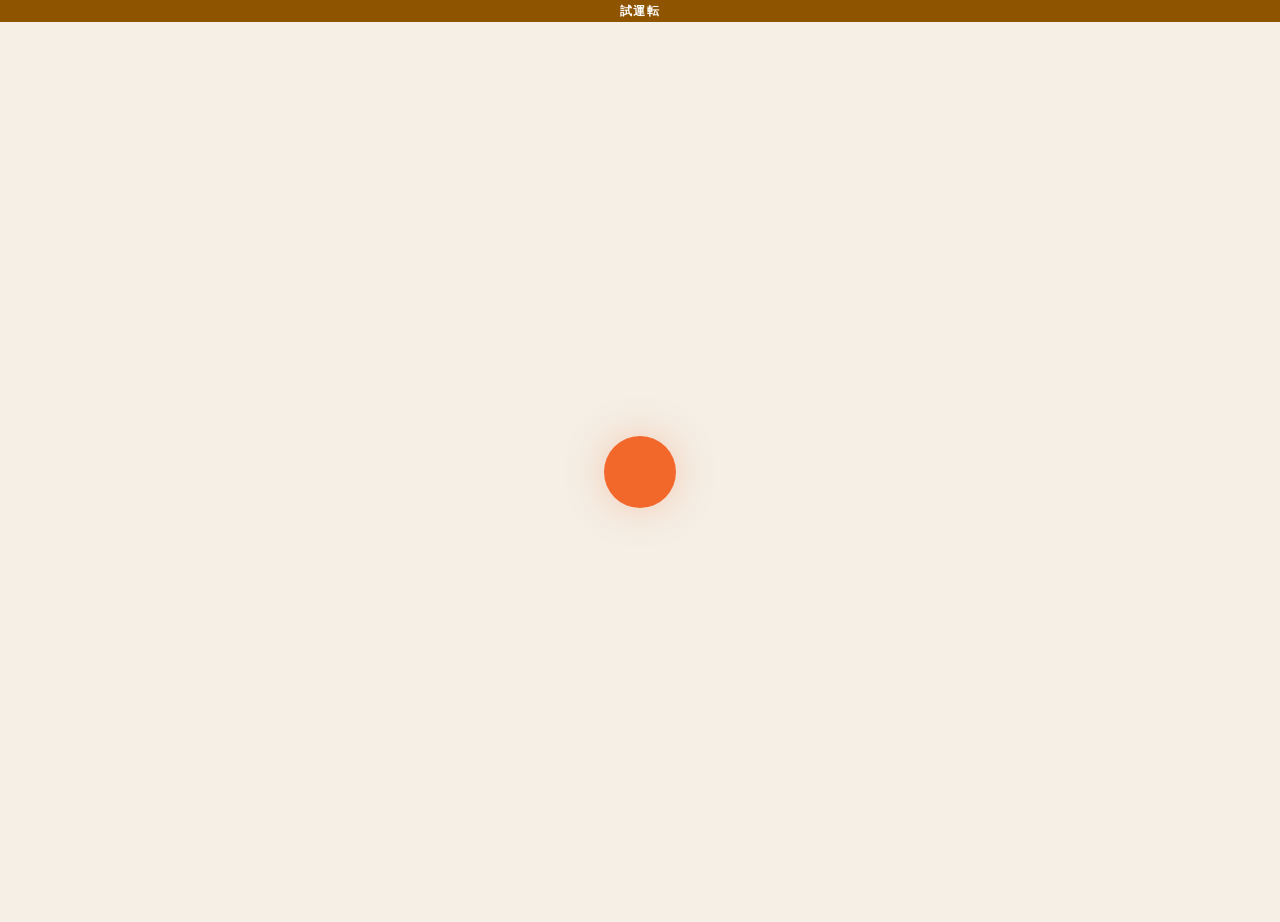
<file: checkin-trial/admin.html>
<!doctype html>
<html lang="ja">
<head>
  <meta charset="utf-8">
  <meta name="viewport" content="width=device-width, initial-scale=1, viewport-fit=cover">
  <meta name="theme-color" content="#F5EFE6" media="(prefers-color-scheme: light)">
  <meta name="theme-color" content="#121010" media="(prefers-color-scheme: dark)">
  <meta name="format-detection" content="telephone=no">
  <title>SoL スタッフ画面</title>
  <link rel="icon" href="assets/logo-192.png">
  <link rel="apple-touch-icon" href="assets/logo-192.png">
  <link rel="preload" href="assets/logo-192.png" as="image">
  <link rel="stylesheet" href="assets/app.css?v=202611171502">
  <script src="config.js?v=202611171502"></script>
  <script async src="https://static.line-scdn.net/liff/edge/2/sdk.js"></script>
  <style>
    /* first paint before any script: the same splash the app shows while it works */
    .boot { min-height: 100dvh; display: grid; place-items: center; }
    .boot-orb { width: 72px; height: 72px; border-radius: 50%; background: var(--brand); box-shadow: 0 0 40px var(--brand-glow); animation: breathe 1.6s ease-in-out infinite; }
  </style>
</head>
<body>
  <div id="root"><div class="boot" aria-label="読み込み中"><div class="boot-orb"></div></div></div>
  <noscript><p style="padding:24px">このページを使うには JavaScript を有効にしてください。</p></noscript>
  <script type="module" src="js/main-admin.202611171502.js"></script>
</body>
</html>
</file>
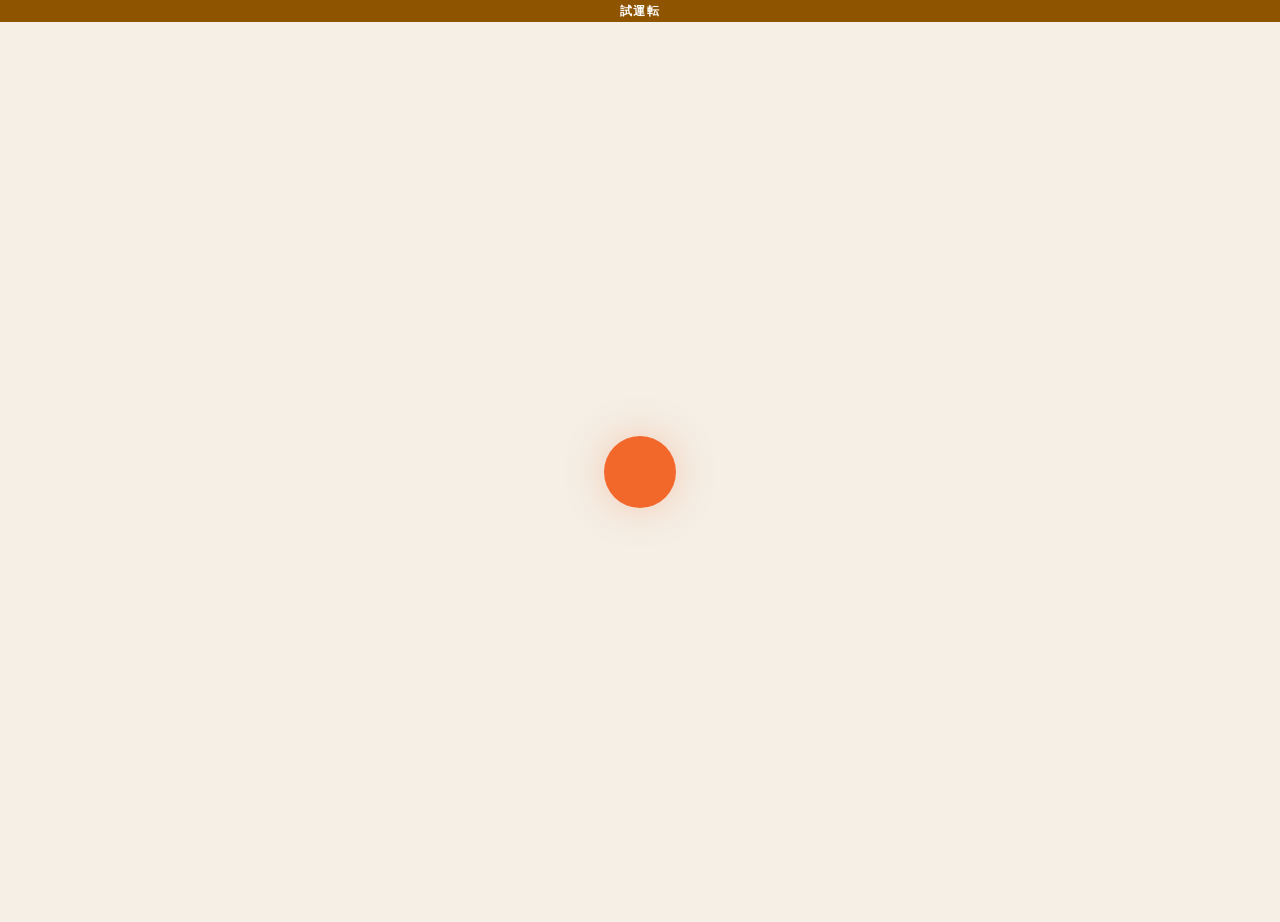
<file: checkin-trial/cash.html>
<!doctype html>
<html lang="ja">
<head>
  <meta charset="utf-8">
  <meta name="viewport" content="width=device-width, initial-scale=1, viewport-fit=cover">
  <meta name="theme-color" content="#F5EFE6" media="(prefers-color-scheme: light)">
  <meta name="theme-color" content="#121010" media="(prefers-color-scheme: dark)">
  <meta name="format-detection" content="telephone=no">
  <title>SoL 現地払い</title>
  <link rel="icon" href="assets/logo-192.png">
  <link rel="apple-touch-icon" href="assets/logo-192.png">
  <link rel="preload" href="assets/logo-192.png" as="image">
  <link rel="stylesheet" href="assets/app.css?v=202611171502">
  <script src="config.js?v=202611171502"></script>
  <script async src="https://static.line-scdn.net/liff/edge/2/sdk.js"></script>
  <style>
    /* first paint before any script: the same splash the app shows while it works */
    .boot { min-height: 100dvh; display: grid; place-items: center; }
    .boot-orb { width: 72px; height: 72px; border-radius: 50%; background: var(--brand); box-shadow: 0 0 40px var(--brand-glow); animation: breathe 1.6s ease-in-out infinite; }
  </style>
</head>
<body>
  <div id="root"><div class="boot" aria-label="読み込み中"><div class="boot-orb"></div></div></div>
  <noscript><p style="padding:24px">このページを使うには JavaScript を有効にしてください。</p></noscript>
  <script type="module" src="js/main-cash.202611171502.js"></script>
</body>
</html>
</file>
<file: checkin-trial/assets/app.css>
/* SoL Check-in — design system
   Warm satin paper, ink black, sun orange (from the SoL logo and flyers).
   Light and dark themes, large touch targets, motion that respects reduced-motion. */

:root {
  --bg: #F5EFE6;
  --bg-2: #EFE7DB;
  --surface: #FFFFFF;
  --surface-2: #FBF8F3;
  --surface-3: #F4EEE5;
  --ink: #181513;
  --ink-2: #5A534C;
  --ink-3: #6A635B;               /* ≥ 4.5:1 on every light background (WCAG AA) */
  --line: #E6DDD0;
  --line-2: #D9CEBF;
  --brand: #F2682A;
  --brand-ink: #AE420D;           /* orange that passes AA on every light background */
  --brand-soft: #FDE8DC;
  --brand-glow: rgba(242, 104, 42, .28);
  --ok: #13733E;
  --ok-soft: #E3F4EA;
  --warn: #8F5400;
  --warn-soft: #FFF3DA;
  --warn-line: #F1D49A;
  --danger: #B42318;
  --danger-soft: #FDECEA;
  --info-soft: #EAF1FB;
  --info: #23518F;
  --on-ink: #FFFFFF;
  --focus: 0 0 0 3px var(--surface), 0 0 0 6px var(--brand);
  --shadow-1: 0 1px 2px rgba(40, 25, 10, .06), 0 2px 8px rgba(40, 25, 10, .05);
  --shadow-2: 0 2px 6px rgba(40, 25, 10, .06), 0 12px 32px rgba(40, 25, 10, .10);
  --shadow-3: 0 10px 30px rgba(40, 25, 10, .14), 0 30px 80px rgba(40, 25, 10, .16);
  --r-sm: 10px;
  --r: 16px;
  --r-lg: 22px;
  --r-xl: 28px;
  --gutter: 16px;
  --ease: cubic-bezier(.2, .8, .2, 1);
  --spring: cubic-bezier(.34, 1.56, .64, 1);
  --font: "Hiragino Sans", "Hiragino Kaku Gothic ProN", "Noto Sans JP", system-ui, -apple-system, "Segoe UI", Roboto, "Yu Gothic UI", Meiryo, sans-serif;
  --font-num: ui-rounded, "SF Pro Rounded", "Hiragino Sans", system-ui, sans-serif;
  --c0: #F2D27A; --c1: #8DB9DC; --c2: #B39BD3; --c3: #98C9A3; --c4: #F2B49B; --c5: #EFA7C0;
  color-scheme: light;
}

@media (prefers-color-scheme: dark) {
  :root:not([data-theme="light"]) {
    --bg: #121010; --bg-2: #171413; --surface: #1D1917; --surface-2: #231F1C; --surface-3: #2A2522;
    --ink: #F5EFE6; --ink-2: #C2B8AC; --ink-3: #A0968B; --line: #332D29; --line-2: #443C36;
    --brand: #FF7B3A; --brand-ink: #FF9A66; --brand-soft: #3A2116; --brand-glow: rgba(255, 123, 58, .3);
    --ok: #4CC584; --ok-soft: #12291C; --warn: #F2B94B; --warn-soft: #2D2312; --warn-line: #5B4520;
    --danger: #FF7B6E; --danger-soft: #331816; --info-soft: #162336; --info: #9CC0F2;
    --on-ink: #121010;
    --shadow-1: 0 1px 2px rgba(0, 0, 0, .4); --shadow-2: 0 10px 30px rgba(0, 0, 0, .45); --shadow-3: 0 20px 60px rgba(0, 0, 0, .6);
    color-scheme: dark;
  }
}
:root[data-theme="dark"] {
  --bg: #121010; --bg-2: #171413; --surface: #1D1917; --surface-2: #231F1C; --surface-3: #2A2522;
  --ink: #F5EFE6; --ink-2: #C2B8AC; --ink-3: #A0968B; --line: #332D29; --line-2: #443C36;
  --brand: #FF7B3A; --brand-ink: #FF9A66; --brand-soft: #3A2116; --brand-glow: rgba(255, 123, 58, .3);
  --ok: #4CC584; --ok-soft: #12291C; --warn: #F2B94B; --warn-soft: #2D2312; --warn-line: #5B4520;
  --danger: #FF7B6E; --danger-soft: #331816; --info-soft: #162336; --info: #9CC0F2;
  --on-ink: #121010;
  --shadow-1: 0 1px 2px rgba(0, 0, 0, .4); --shadow-2: 0 10px 30px rgba(0, 0, 0, .45); --shadow-3: 0 20px 60px rgba(0, 0, 0, .6);
  color-scheme: dark;
}

*, *::before, *::after { box-sizing: border-box; }
html { -webkit-text-size-adjust: 100%; text-size-adjust: 100%; }
body {
  margin: 0; min-height: 100vh; min-height: 100dvh;
  font-family: var(--font); font-size: 16px; line-height: 1.6; color: var(--ink); background: var(--bg);
  -webkit-font-smoothing: antialiased; font-feature-settings: "palt" 1;
  overflow-x: hidden; -webkit-tap-highlight-color: transparent;
}
button, input, select, textarea { font: inherit; color: inherit; }
button { cursor: pointer; }
img, svg { display: block; max-width: 100%; }
:focus-visible { outline: none; box-shadow: var(--focus); }
[tabindex="-1"]:focus, [tabindex="-1"]:focus-visible { outline: none; box-shadow: none; }
[hidden] { display: none !important; }
.sr-only { position: absolute; width: 1px; height: 1px; padding: 0; margin: -1px; overflow: hidden; clip: rect(0 0 0 0); white-space: nowrap; border: 0; }
.num { font-family: var(--font-num); font-variant-numeric: tabular-nums; letter-spacing: .01em; }

/* ---------- app shell ---------- */
.app {
  max-width: 520px; margin: 0 auto; min-height: 100vh; min-height: 100dvh;
  padding: calc(env(safe-area-inset-top) + 12px) var(--gutter) calc(env(safe-area-inset-bottom) + 28px);
  display: flex; flex-direction: column; gap: 14px; position: relative;
}
.topbar { display: flex; align-items: center; justify-content: space-between; gap: 12px; min-height: 48px; }
.brand { display: flex; align-items: center; gap: 10px; min-width: 0; }
.brand img { width: 40px; height: 40px; border-radius: 12px; background: var(--surface); box-shadow: var(--shadow-1); object-fit: cover; }
.brand-name { font-weight: 800; letter-spacing: .02em; font-size: 15px; line-height: 1.2; }
.brand-sub { font-size: 12px; color: var(--ink-3); letter-spacing: .08em; text-transform: uppercase; }
.icon-btn {
  width: 44px; height: 44px; border-radius: 14px; border: 1px solid var(--line); background: var(--surface);
  display: grid; place-items: center; box-shadow: var(--shadow-1); transition: transform .12s var(--ease), background .2s; color: var(--ink); text-decoration: none;
}
.icon-btn:active { transform: scale(.94); }
.icon-btn svg { width: 22px; height: 22px; }

.view { display: flex; flex-direction: column; gap: 14px; animation: viewIn .32s var(--ease) both; }
@keyframes viewIn { from { opacity: 0; transform: translateY(10px); } to { opacity: 1; transform: none; } }

/* ---------- typography ---------- */
.eyebrow { font-size: 12px; font-weight: 700; letter-spacing: .12em; text-transform: uppercase; color: var(--ink-3); }
.h1 { font-size: clamp(22px, 6.3vw, 28px); line-height: 1.3; font-weight: 800; letter-spacing: -.01em; margin: 0; text-wrap: balance; word-break: auto-phrase; }
.h2 { font-size: 21px; line-height: 1.35; font-weight: 800; margin: 0; text-wrap: balance; word-break: auto-phrase; }
.h3 { font-size: 17px; line-height: 1.45; font-weight: 700; margin: 0; }
.lead { font-size: 15px; color: var(--ink-2); margin: 0; text-wrap: pretty; }
.muted { color: var(--ink-3); }
.small { font-size: 13px; }
.tiny { font-size: 12px; }
.center { text-align: center; }
.row { display: flex; align-items: center; gap: 10px; }
.row.wrap { flex-wrap: wrap; }
.row.between { justify-content: space-between; }
.stack { display: flex; flex-direction: column; gap: 10px; }
.stack.lg { gap: 16px; }
.grow { flex: 1; min-width: 0; }
.ellipsis { white-space: nowrap; overflow: hidden; text-overflow: ellipsis; }

/* ---------- cards ---------- */
.card { background: var(--surface); border: 1px solid var(--line); border-radius: var(--r-lg); box-shadow: var(--shadow-1); padding: 18px; }
.card.flat { box-shadow: none; }
.card.pad-lg { padding: 22px; }
.card.hero { padding: 22px 20px; border-radius: var(--r-xl); box-shadow: var(--shadow-2); }
.card-title { display: flex; align-items: center; justify-content: space-between; gap: 10px; margin-bottom: 12px; }
.divider { height: 1px; background: var(--line); margin: 4px 0; border: 0; }

/* ---------- buttons ---------- */
.btn {
  appearance: none; border: 0; border-radius: var(--r); min-height: 54px; padding: 14px 20px;
  display: inline-flex; align-items: center; justify-content: center; gap: 10px;
  font-weight: 800; font-size: 16px; letter-spacing: .02em; line-height: 1.2; text-decoration: none;
  transition: transform .14s var(--ease), box-shadow .2s, background .2s, opacity .2s; touch-action: manipulation;
  user-select: none; -webkit-user-select: none;
}
.btn:active:not(:disabled) { transform: scale(.975); }
.btn:disabled { opacity: .45; cursor: not-allowed; }
.btn.block { width: 100%; }
.btn-primary { background: var(--ink); color: var(--on-ink); box-shadow: 0 8px 22px rgba(24, 21, 19, .22); }
.btn-brand { background: var(--brand); color: #1a0d05; box-shadow: 0 10px 26px var(--brand-glow); }
.btn-secondary { background: var(--surface); color: var(--ink); border: 1.5px solid var(--line-2); }
.btn-ghost { background: transparent; color: var(--ink-2); min-height: 44px; padding: 10px 14px; font-weight: 700; }
.btn-danger { background: var(--danger-soft); color: var(--danger); }
.btn-sm { min-height: 44px; padding: 8px 14px; font-size: 14px; border-radius: 12px; }
.btn .spinner { width: 18px; height: 18px; border-width: 2.5px; }
.btn svg { width: 20px; height: 20px; flex: 0 0 auto; }
.link { color: var(--brand-ink); font-weight: 700; text-decoration: none; background: none; border: 0; padding: 6px 2px; }
/* text-style buttons still get a full-size touch area (44 × 44 px) */
button.link { min-height: 44px; min-width: 44px; padding: 10px 8px; display: inline-flex; align-items: center; justify-content: center; }

/* ---------- avatars / chips ---------- */
.avatar {
  --c: var(--c0); width: 44px; height: 44px; border-radius: 50%; flex: 0 0 auto; display: grid; place-items: center;
  background: var(--c); color: #2a211a; font-weight: 800; font-size: 17px; position: relative;
  box-shadow: inset 0 0 0 2px rgba(255, 255, 255, .55);
}
.avatar.lg { width: 64px; height: 64px; font-size: 24px; }
.avatar.sm { width: 32px; height: 32px; font-size: 13px; }
.avatar[data-c="0"] { --c: var(--c0); } .avatar[data-c="1"] { --c: var(--c1); } .avatar[data-c="2"] { --c: var(--c2); }
.avatar[data-c="3"] { --c: var(--c3); } .avatar[data-c="4"] { --c: var(--c4); } .avatar[data-c="5"] { --c: var(--c5); }
.avatar .tick {
  position: absolute; right: -3px; bottom: -3px; width: 20px; height: 20px; border-radius: 50%;
  background: var(--ok); color: #fff; display: grid; place-items: center; border: 2px solid var(--surface);
}
.avatar .tick svg { width: 12px; height: 12px; }
.badge {
  display: inline-flex; align-items: center; gap: 5px; padding: 4px 10px; border-radius: 999px;
  font-size: 12px; font-weight: 700; line-height: 1.3; white-space: nowrap; background: var(--surface-3); color: var(--ink-2);
}
.badge.brand { background: var(--brand-soft); color: var(--brand-ink); }
.badge.ok { background: var(--ok-soft); color: var(--ok); }
.badge.warn { background: var(--warn-soft); color: var(--warn); }
.badge.danger { background: var(--danger-soft); color: var(--danger); }
.badge.ink { background: var(--ink); color: var(--on-ink); }
.badge.live::before { content: ""; width: 7px; height: 7px; border-radius: 50%; background: currentColor; animation: pulse 1.6s infinite; }
@keyframes pulse { 0%, 100% { opacity: 1; } 50% { opacity: .3; } }

/* ---------- selectable rows (members, classes) ---------- */
.choice {
  display: flex; align-items: center; gap: 14px; width: 100%; text-align: left; padding: 14px 16px;
  border-radius: var(--r); background: var(--surface); border: 1.5px solid var(--line);
  transition: border-color .18s, background .18s, transform .12s var(--ease), box-shadow .2s; min-height: 72px;
}
.choice:active { transform: scale(.985); }
.choice[aria-checked="true"], .choice.selected { border-color: var(--ink); background: var(--surface-2); box-shadow: 0 0 0 1px var(--ink) inset; }
.choice:disabled { opacity: .55; }
.choice .check {
  width: 26px; height: 26px; border-radius: 50%; border: 2px solid var(--line-2); flex: 0 0 auto;
  display: grid; place-items: center; transition: all .18s var(--ease);
}
.choice[aria-checked="true"] .check { background: var(--ink); border-color: var(--ink); color: var(--on-ink); }
.choice .check svg { width: 15px; height: 15px; opacity: 0; transform: scale(.6); transition: all .18s var(--spring); }
.choice[aria-checked="true"] .check svg { opacity: 1; transform: none; }
.choice-title { font-weight: 800; font-size: 17px; line-height: 1.35; }
.choice-sub { font-size: 13px; color: var(--ink-2); }
.class-time { font-family: var(--font-num); font-variant-numeric: tabular-nums; font-weight: 800; font-size: 15px; min-width: 52px; text-align: center; line-height: 1.2; }
.class-time small { display: block; font-size: 12px; font-weight: 600; color: var(--ink-3); }
.choice > svg { width: 20px; height: 20px; flex: 0 0 auto; color: var(--ink-3); }
.choice.suggested { border-color: var(--brand); box-shadow: 0 0 0 3px var(--brand-soft); }

/* ---------- notices ---------- */
.notice { border-radius: var(--r); padding: 14px 16px; display: flex; gap: 12px; align-items: flex-start; border: 1px solid transparent; }
.notice svg { width: 22px; height: 22px; flex: 0 0 auto; margin-top: 1px; }
.notice .t { font-weight: 800; font-size: 15px; line-height: 1.4; }
.notice .d { font-size: 13.5px; color: inherit; opacity: .92; margin-top: 2px; }
.notice.warn { background: var(--warn-soft); color: var(--warn); border-color: var(--warn-line); }
.notice.info { background: var(--info-soft); color: var(--info); }
.notice.ok { background: var(--ok-soft); color: var(--ok); }
.notice.danger { background: var(--danger-soft); color: var(--danger); }

/* ---------- inputs ---------- */
.field { display: flex; flex-direction: column; gap: 6px; }
.field label, .label { font-size: 13px; font-weight: 700; color: var(--ink-2); }
.input {
  width: 100%; min-height: 56px; border-radius: var(--r); border: 1.5px solid var(--line-2); background: var(--surface);
  padding: 14px 16px; font-size: 19px; font-weight: 700; letter-spacing: .02em; transition: border-color .18s, box-shadow .18s;
}
.input::placeholder { color: var(--ink-3); font-weight: 500; }
.input:focus { outline: none; border-color: var(--ink); box-shadow: 0 0 0 4px var(--brand-soft); }
.input.error { border-color: var(--danger); box-shadow: 0 0 0 4px var(--danger-soft); animation: shake .32s; }
.hint { font-size: 12.5px; color: var(--ink-3); }
.error-text { font-size: 13px; color: var(--danger); font-weight: 700; }
@keyframes shake { 0%, 100% { transform: none; } 25% { transform: translateX(-6px); } 75% { transform: translateX(6px); } }
.otp { display: grid; grid-template-columns: repeat(6, 1fr); gap: 8px; }
.otp input {
  width: 100%; aspect-ratio: 4/5; text-align: center; font-size: 26px; font-weight: 800; border-radius: 14px;
  border: 1.5px solid var(--line-2); background: var(--surface); font-family: var(--font-num); padding: 0;
}
.otp input:focus { outline: none; border-color: var(--ink); box-shadow: 0 0 0 4px var(--brand-soft); }
.segment { display: grid; grid-auto-flow: column; grid-auto-columns: 1fr; gap: 6px; padding: 5px; background: var(--surface-3); border-radius: 16px; }
.segment button { border: 0; background: transparent; border-radius: 12px; min-height: 52px; padding: 8px 6px; font-weight: 800; font-size: 14px; color: var(--ink-2); line-height: 1.3; }
.segment button small { display: block; font-size: 12px; font-weight: 700; color: var(--ink-3); font-family: var(--font-num); }
.segment button[aria-checked="true"] { background: var(--surface); color: var(--ink); box-shadow: var(--shadow-1); }
.segment button[aria-checked="true"] small { color: var(--brand-ink); }
select.input { appearance: none; background-image: linear-gradient(45deg, transparent 50%, var(--ink-2) 50%), linear-gradient(135deg, var(--ink-2) 50%, transparent 50%); background-position: calc(100% - 22px) 50%, calc(100% - 16px) 50%; background-size: 6px 6px; background-repeat: no-repeat; padding-right: 40px; font-size: 17px; }

/* ---------- loading ---------- */
.spinner { width: 22px; height: 22px; border-radius: 50%; border: 3px solid var(--line-2); border-top-color: var(--ink); animation: spin .8s linear infinite; }
@keyframes spin { to { transform: rotate(360deg); } }
.skeleton { background: linear-gradient(90deg, var(--surface-3) 25%, var(--surface-2) 37%, var(--surface-3) 63%); background-size: 400% 100%; animation: shimmer 1.4s ease infinite; border-radius: 10px; }
@keyframes shimmer { 0% { background-position: 100% 50%; } 100% { background-position: 0 50%; } }
.pending-orb { width: 84px; height: 84px; margin: 6px auto; position: relative; }
.pending-orb::before, .pending-orb::after { content: ""; position: absolute; inset: 0; border-radius: 50%; border: 3px solid transparent; }
.pending-orb::before { border-top-color: var(--brand); border-right-color: var(--brand); animation: spin 1s linear infinite; }
.pending-orb::after { inset: 14px; border-bottom-color: var(--ink); border-left-color: var(--ink); animation: spin 1.4s linear infinite reverse; }
.pending-orb .sun { position: absolute; inset: 30px; border-radius: 50%; background: var(--brand); box-shadow: 0 0 24px var(--brand-glow); animation: breathe 1.6s ease-in-out infinite; }
@keyframes breathe { 0%, 100% { transform: scale(.85); } 50% { transform: scale(1.05); } }

/* ---------- success ---------- */
.success-hero { text-align: center; padding: 26px 18px 22px; position: relative; overflow: hidden; }
.success-hero::before {
  content: ""; position: absolute; inset: -40% -20% auto; height: 280px;
  background: radial-gradient(closest-side, var(--brand-glow), transparent 70%); pointer-events: none; animation: glowIn .9s var(--ease) both;
}
@keyframes glowIn { from { opacity: 0; transform: scale(.6); } to { opacity: 1; transform: none; } }
.success-mark { width: 104px; height: 104px; margin: 4px auto 14px; position: relative; }
.success-mark .ring { position: absolute; inset: 0; border-radius: 50%; background: var(--brand); animation: pop .5s var(--spring) both; box-shadow: 0 12px 34px var(--brand-glow); }
.success-mark svg { position: absolute; inset: 22px; width: 60px; height: 60px; color: #1a0d05; }
.success-mark svg path { stroke-dasharray: 60; stroke-dashoffset: 60; animation: draw .45s .25s var(--ease) forwards; }
.success-mark .ray { position: absolute; left: 50%; top: 50%; width: 6px; height: 16px; margin: -8px 0 0 -3px; border-radius: 3px; background: var(--brand); opacity: 0; animation: ray .7s .2s var(--ease) both; }
@keyframes pop { 0% { transform: scale(.3); opacity: 0; } 100% { transform: scale(1); opacity: 1; } }
@keyframes draw { to { stroke-dashoffset: 0; } }
@keyframes ray { 0% { opacity: 0; transform: rotate(var(--a)) translateY(-40px) scaleY(.4); } 40% { opacity: 1; } 100% { opacity: 0; transform: rotate(var(--a)) translateY(-78px) scaleY(1); } }
.success-title { font-size: 26px; font-weight: 900; letter-spacing: .01em; margin: 0; }
.success-class { font-size: 15px; color: var(--ink-2); margin-top: 4px; }
.people { display: flex; flex-direction: column; gap: 10px; margin-top: 18px; text-align: left; }
.person { display: flex; align-items: center; gap: 12px; padding: 12px 14px; border-radius: var(--r); background: var(--surface-2); border: 1px solid var(--line); }
.person .name { font-weight: 800; font-size: 16px; }
.person .meta { font-size: 12.5px; color: var(--ink-2); }
.meter { display: flex; gap: 4px; margin-top: 6px; flex-wrap: wrap; }
.meter i { width: 14px; height: 6px; border-radius: 3px; background: var(--line-2); }
.meter i.on { background: var(--ink); }
.meter i.over { background: var(--warn); }

/* stamp countdown ring button */
.stamp-cta { position: relative; overflow: hidden; }
.stamp-cta .progress { position: absolute; left: 0; bottom: 0; height: 5px; background: rgba(26, 13, 5, .35); width: 0; border-radius: 0 3px 3px 0; }
.stamp-cta.running .progress { animation: fill var(--dur, 2.6s) linear forwards; }
@keyframes fill { to { width: 100%; } }

/* ---------- bottom sheet ---------- */
.sheet-backdrop { position: fixed; inset: 0; background: rgba(18, 12, 6, .42); backdrop-filter: blur(4px); -webkit-backdrop-filter: blur(4px); z-index: 50; animation: fadeIn .2s both; }
.sheet {
  position: fixed; left: 0; right: 0; bottom: 0; z-index: 51; max-width: 560px; margin: 0 auto;
  background: var(--surface); border-radius: 26px 26px 0 0; box-shadow: var(--shadow-3);
  padding: 10px var(--gutter) calc(env(safe-area-inset-bottom) + 18px); max-height: 92vh; max-height: 92dvh; overflow-y: auto;
  animation: sheetIn .34s var(--ease) both; overscroll-behavior: contain;
}
.sheet .grab { width: 40px; height: 5px; border-radius: 3px; background: var(--line-2); margin: 2px auto 12px; }
.sheet.closing { animation: sheetOut .22s var(--ease) both; }
.sheet-backdrop.closing { animation: fadeOut .22s both; }
@keyframes sheetIn { from { transform: translateY(100%); } to { transform: none; } }
@keyframes sheetOut { to { transform: translateY(100%); } }
@keyframes fadeIn { from { opacity: 0; } }
@keyframes fadeOut { to { opacity: 0; } }

/* ---------- toast ---------- */
.toasts { position: fixed; left: 0; right: 0; top: calc(env(safe-area-inset-top) + 10px); z-index: 80; display: flex; flex-direction: column; align-items: center; gap: 8px; pointer-events: none; padding: 0 16px; }
.toast {
  pointer-events: auto; max-width: 480px; width: 100%; background: var(--ink); color: var(--on-ink); border-radius: 16px; padding: 12px 16px;
  box-shadow: var(--shadow-3); font-size: 14px; font-weight: 700; display: flex; gap: 10px; align-items: center; animation: toastIn .3s var(--spring) both;
}
.toast.leaving { animation: fadeOut .25s both; }
@keyframes toastIn { from { opacity: 0; transform: translateY(-14px) scale(.96); } }

/* ---------- misc ---------- */
.menu { display: flex; flex-direction: column; background: var(--surface); border: 1px solid var(--line); border-radius: var(--r-lg); overflow: hidden; }
.menu button, .menu a { display: flex; align-items: center; gap: 14px; padding: 15px 16px; border: 0; background: none; text-align: left; font-weight: 700; color: var(--ink); text-decoration: none; min-height: 56px; }
.menu button + button, .menu a + a, .menu button + a, .menu a + button { border-top: 1px solid var(--line); }
.menu svg { width: 22px; height: 22px; color: var(--ink-2); flex: 0 0 auto; }
.menu .chev { margin-left: auto; color: var(--ink-3); }
.timeline { display: flex; flex-direction: column; gap: 8px; }
.tl-item { display: flex; gap: 12px; align-items: center; padding: 10px 12px; border-radius: 14px; background: var(--surface-2); border: 1px solid var(--line); }
.tl-item.now { border-color: var(--brand); background: var(--brand-soft); }
.tl-item.after { opacity: .62; }
.qr-box { background: #fff; padding: 16px; border-radius: 20px; width: min(260px, 72vw); margin: 0 auto; box-shadow: var(--shadow-2); }
.qr-box svg { width: 100%; height: auto; }
.code-big { font-family: var(--font-num); font-size: 40px; font-weight: 900; letter-spacing: .14em; text-align: center; }
.ticket-no { font-family: var(--font-num); font-size: 64px; font-weight: 900; letter-spacing: .06em; line-height: 1; text-align: center; }
.footer-note { text-align: center; font-size: 12px; color: var(--ink-3); margin-top: auto; padding-top: 8px; }
.kbd { font-family: ui-monospace, Menlo, monospace; font-size: 12px; background: var(--surface-3); padding: 2px 6px; border-radius: 6px; }
.offline-bar { position: sticky; top: 0; z-index: 40; background: var(--ink); color: var(--on-ink); font-size: 13px; font-weight: 700; padding: 8px 14px; border-radius: 12px; display: flex; align-items: center; gap: 8px; }

@media (prefers-reduced-motion: reduce) {
  *, *::before, *::after { animation-duration: .001ms !important; animation-iteration-count: 1 !important; transition-duration: .001ms !important; }
  .success-mark svg path { stroke-dashoffset: 0; }
}
@media (min-width: 640px) {
  .app { padding-top: 28px; }
}

/* demo mode: keep the floating control away from content */
body.demo .app { padding-bottom: calc(env(safe-area-inset-bottom) + 84px); }
.notice .who { font-size: 12px; font-weight: 800; letter-spacing: .04em; opacity: .8; }

/* =====================================================================
   Staff console
   ===================================================================== */
/* minmax(0, …): a grid column otherwise grows to its widest content (the tab row) and the page scrolls sideways */
.admin { min-height: 100dvh; display: grid; grid-template-columns: minmax(0, 1fr); }
.admin-nav {
  position: sticky; top: 0; z-index: 30; background: color-mix(in srgb, var(--bg) 88%, transparent); backdrop-filter: blur(10px); -webkit-backdrop-filter: blur(10px);
  border-bottom: 1px solid var(--line); padding: calc(env(safe-area-inset-top) + 8px) 12px 8px; display: flex; flex-direction: column; gap: 8px; min-width: 0;
}
.admin-nav .tabs { display: flex; gap: 4px; overflow-x: auto; scrollbar-width: none;
  /* on a phone the last tabs are off screen: fade the right edge so it is clear the row scrolls */
  -webkit-mask-image: linear-gradient(90deg, #000 calc(100% - 28px), transparent); mask-image: linear-gradient(90deg, #000 calc(100% - 28px), transparent); padding-right: 24px; }
.admin-nav .tabs::-webkit-scrollbar { display: none; }
.tab-btn {
  border: 0; background: transparent; border-radius: 12px; padding: 9px 12px; font-weight: 800; font-size: 14px; color: var(--ink-2);
  white-space: nowrap; display: inline-flex; gap: 6px; align-items: center; min-height: 44px;
}
.tab-btn svg { width: 18px; height: 18px; }
.tab-btn[aria-current="page"] { background: var(--ink); color: var(--on-ink); }
.tab-btn .count { background: var(--brand); color: #1a0d05; border-radius: 999px; font-size: 12px; padding: 1px 7px; }
.admin-main { padding: 16px 12px calc(env(safe-area-inset-bottom) + 40px); display: flex; flex-direction: column; gap: 16px; min-width: 0; }
.admin-head { display: flex; align-items: center; justify-content: space-between; gap: 10px; flex-wrap: wrap; }
.tiles { display: grid; grid-template-columns: repeat(2, minmax(0, 1fr)); gap: 10px; }
.tile { background: var(--surface); border: 1px solid var(--line); border-radius: var(--r); padding: 14px; box-shadow: var(--shadow-1); }
.tile .k { font-size: 12px; font-weight: 700; color: var(--ink-3); }
.tile .v { font-family: var(--font-num); font-size: 28px; font-weight: 900; line-height: 1.15; margin-top: 2px; }
.tile .s { font-size: 12px; color: var(--ink-2); }
.tile.alert .v { color: var(--warn); }
.board { display: grid; grid-template-columns: 1fr; gap: 12px; align-items: start; }
.col { background: var(--surface); border: 1px solid var(--line); border-radius: var(--r-lg); box-shadow: var(--shadow-1); overflow: hidden; }
.col-head { padding: 12px 14px; display: flex; align-items: center; gap: 10px; border-bottom: 1px solid var(--line); background: var(--surface-2); }
.col-head .count { margin-left: auto; font-family: var(--font-num); font-weight: 900; font-size: 22px; }
.col.now { border-color: var(--brand); }
.col.now .col-head { background: var(--brand-soft); }
.col-empty { padding: 16px; color: var(--ink-3); font-size: 13px; }
.att { display: flex; align-items: center; gap: 10px; padding: 9px 12px; border-top: 1px solid var(--line); min-height: 52px; }
.att:first-child { border-top: 0; }
.att .t { font-family: var(--font-num); font-size: 13px; color: var(--ink-3); min-width: 40px; }
.att .n { font-weight: 800; font-size: 15px; }
.att .b { display: flex; gap: 4px; flex-wrap: wrap; }
.att .more { margin-left: auto; }
.table { width: 100%; border-collapse: collapse; font-size: 13px; }
.table th, .table td { text-align: left; padding: 9px 10px; border-bottom: 1px solid var(--line); vertical-align: top; }
.table th { font-size: 12px; color: var(--ink-3); font-weight: 700; position: sticky; top: 0; background: var(--surface); }
.scroll-x { overflow-x: auto; }
.check-row { display: flex; gap: 12px; align-items: flex-start; padding: 12px 0; border-top: 1px solid var(--line); }
.check-row:first-child { border-top: 0; }
.dot { width: 10px; height: 10px; border-radius: 50%; margin-top: 7px; flex: 0 0 auto; }
.dot.ok { background: var(--ok); } .dot.warn { background: var(--warn); } .dot.error { background: var(--danger); }
.setting { display: grid; grid-template-columns: 1fr; gap: 8px; padding: 14px 0; border-top: 1px solid var(--line); }
.setting:first-child { border-top: 0; }
.switch { position: relative; width: 52px; height: 32px; flex: 0 0 auto; }
.switch input { opacity: 0; width: 100%; height: 100%; position: absolute; margin: 0; cursor: pointer; }
.switch span { position: absolute; inset: 0; background: var(--line-2); border-radius: 999px; transition: background .2s; pointer-events: none; }
.switch span::after { content: ""; position: absolute; left: 3px; top: 3px; width: 26px; height: 26px; border-radius: 50%; background: #fff; box-shadow: var(--shadow-1); transition: transform .2s var(--ease); }
.switch input:checked + span { background: var(--ok); }
.switch input:checked + span::after { transform: translateX(20px); }
.bars { display: flex; align-items: flex-end; gap: 3px; height: 70px; }
.bars i { flex: 1; background: var(--ink); border-radius: 3px 3px 0 0; min-height: 2px; opacity: .85; }
.bars i.warn { background: var(--warn); }
@media (min-width: 720px) {
  .tiles { grid-template-columns: repeat(3, minmax(0, 1fr)); }
  .board { grid-template-columns: repeat(2, minmax(0, 1fr)); }
  .setting { grid-template-columns: 1.3fr 1fr; align-items: center; }
}
@media (min-width: 1040px) {
  .admin { grid-template-columns: 232px minmax(0, 1fr); }
  .admin-nav { position: sticky; top: 0; height: 100dvh; border-bottom: 0; border-right: 1px solid var(--line); padding: 22px 14px; gap: 18px; }
  .admin-nav .tabs { flex-direction: column; overflow: visible; -webkit-mask-image: none; mask-image: none; padding-right: 0; }
  .tab-btn { justify-content: flex-start; width: 100%; padding: 11px 12px; }
  .admin-main { padding: 26px 28px 60px; }
  .tiles { grid-template-columns: repeat(6, minmax(0, 1fr)); }
  .board { grid-template-columns: repeat(auto-fill, minmax(300px, 1fr)); }
}

.setting .row > .input { flex: 1; min-width: 0; }
.setting .row > .btn, .row > .btn-sm { white-space: nowrap; flex: 0 0 auto; }

/* month calendar (member sheet) */
.cal { display: grid; grid-template-columns: repeat(7, 1fr); gap: 4px; text-align: center; }
.cal-h { font-size: 12px; font-weight: 700; color: var(--ink-3); padding-bottom: 2px; }
.cal-d { position: relative; aspect-ratio: 1; display: grid; place-items: center; border-radius: 50%; font-size: 13px; font-weight: 700; color: var(--ink-2); font-family: var(--font-num); }
.cal-d.on { background: var(--brand); color: #1a0d05; }
.cal-d.today { box-shadow: inset 0 0 0 2px var(--ink); }
.cal-d sup { position: absolute; top: -6px; right: -4px; font-size: 12px; background: var(--ink); color: var(--on-ink); border-radius: 8px; padding: 0 4px; line-height: 1.35; }

/* long unbroken text (ids, URLs) wraps instead of widening the page */
.check-row .grow, .notice .d, .att .grow { overflow-wrap: anywhere; }
/* error / maintenance title is the screen's heading */
.notice h1.t { font-size: inherit; line-height: inherit; margin: 0; }
/* trial run (config env 'staging'): a thin bar above the page, in the flow so it never covers anything */
.env-badge { display: block; padding: 3px 12px; text-align: center; background: #8F5400; color: #fff;
  font-size: 12px; line-height: 16px; font-weight: 700; letter-spacing: .1em; }
.env-badge ~ #root > .app, .env-badge ~ #root > .admin { min-height: calc(100vh - 22px); min-height: calc(100dvh - 22px); }
</file>
